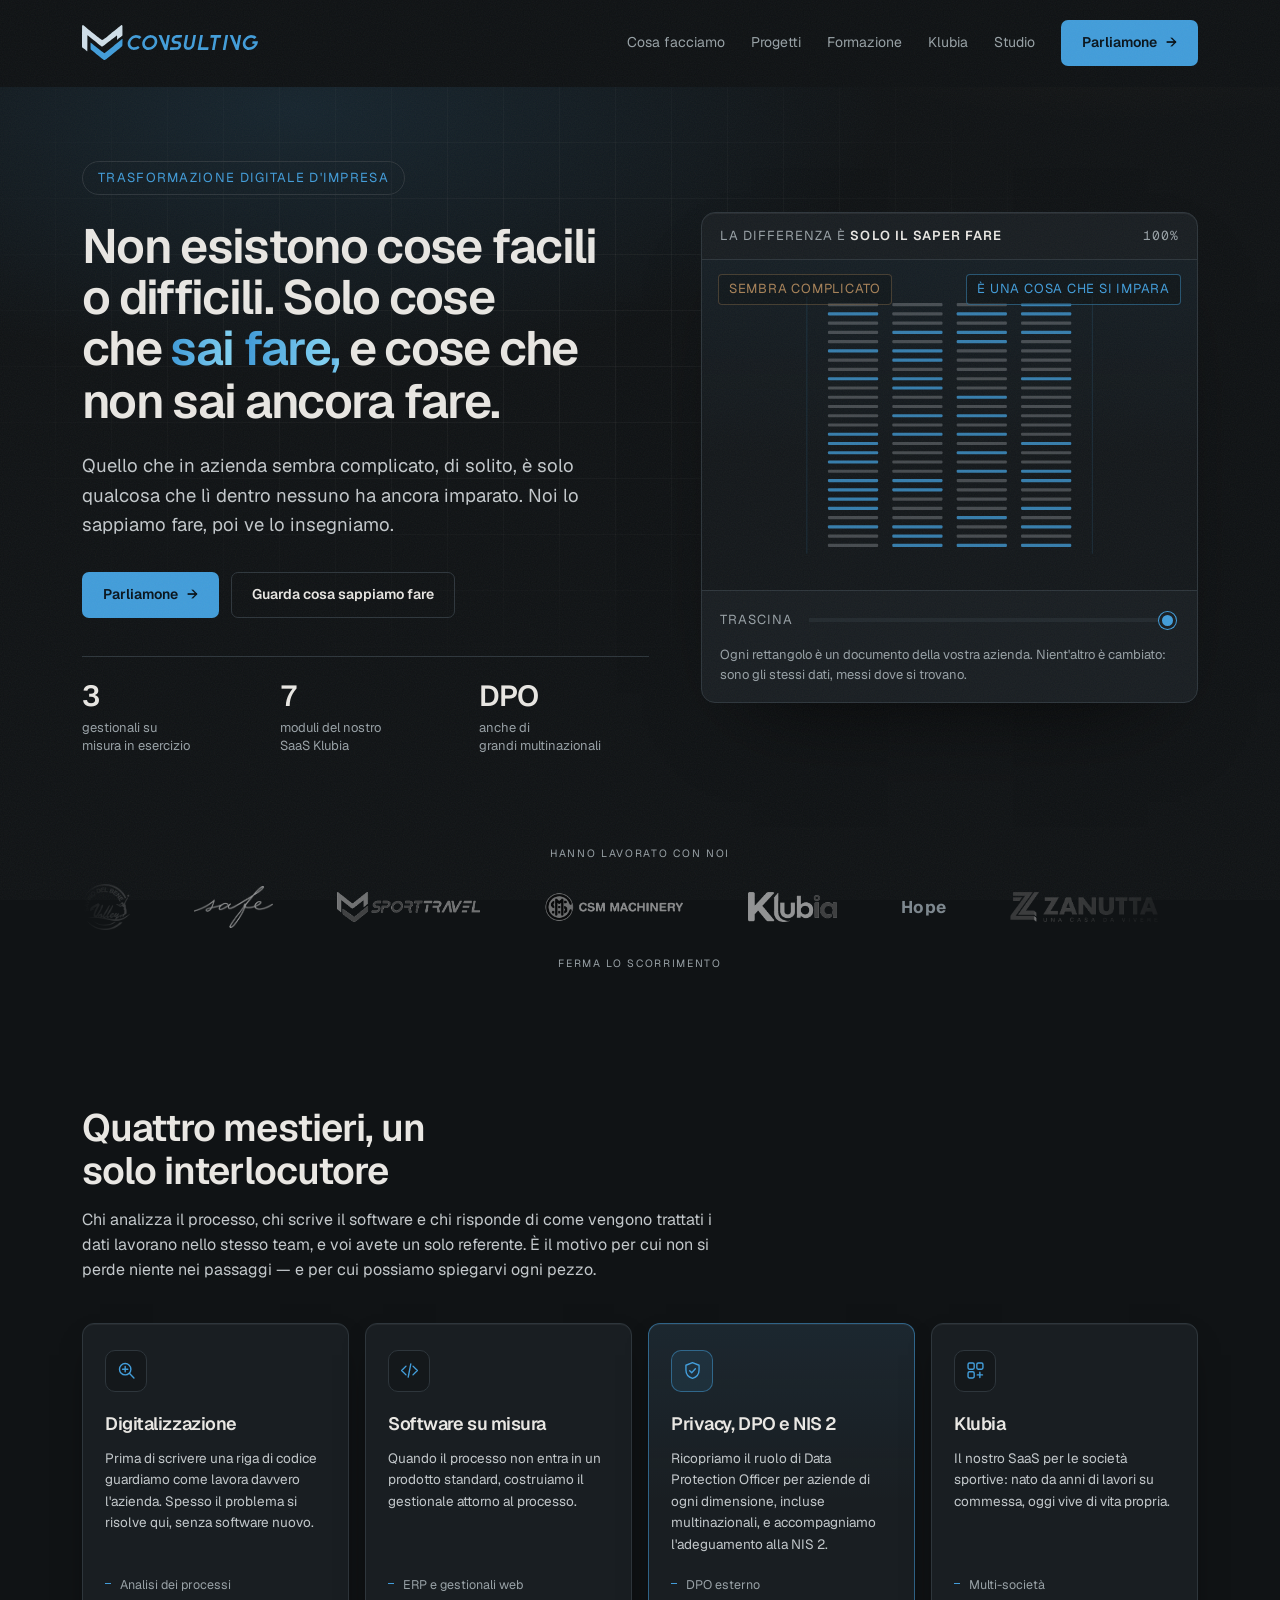
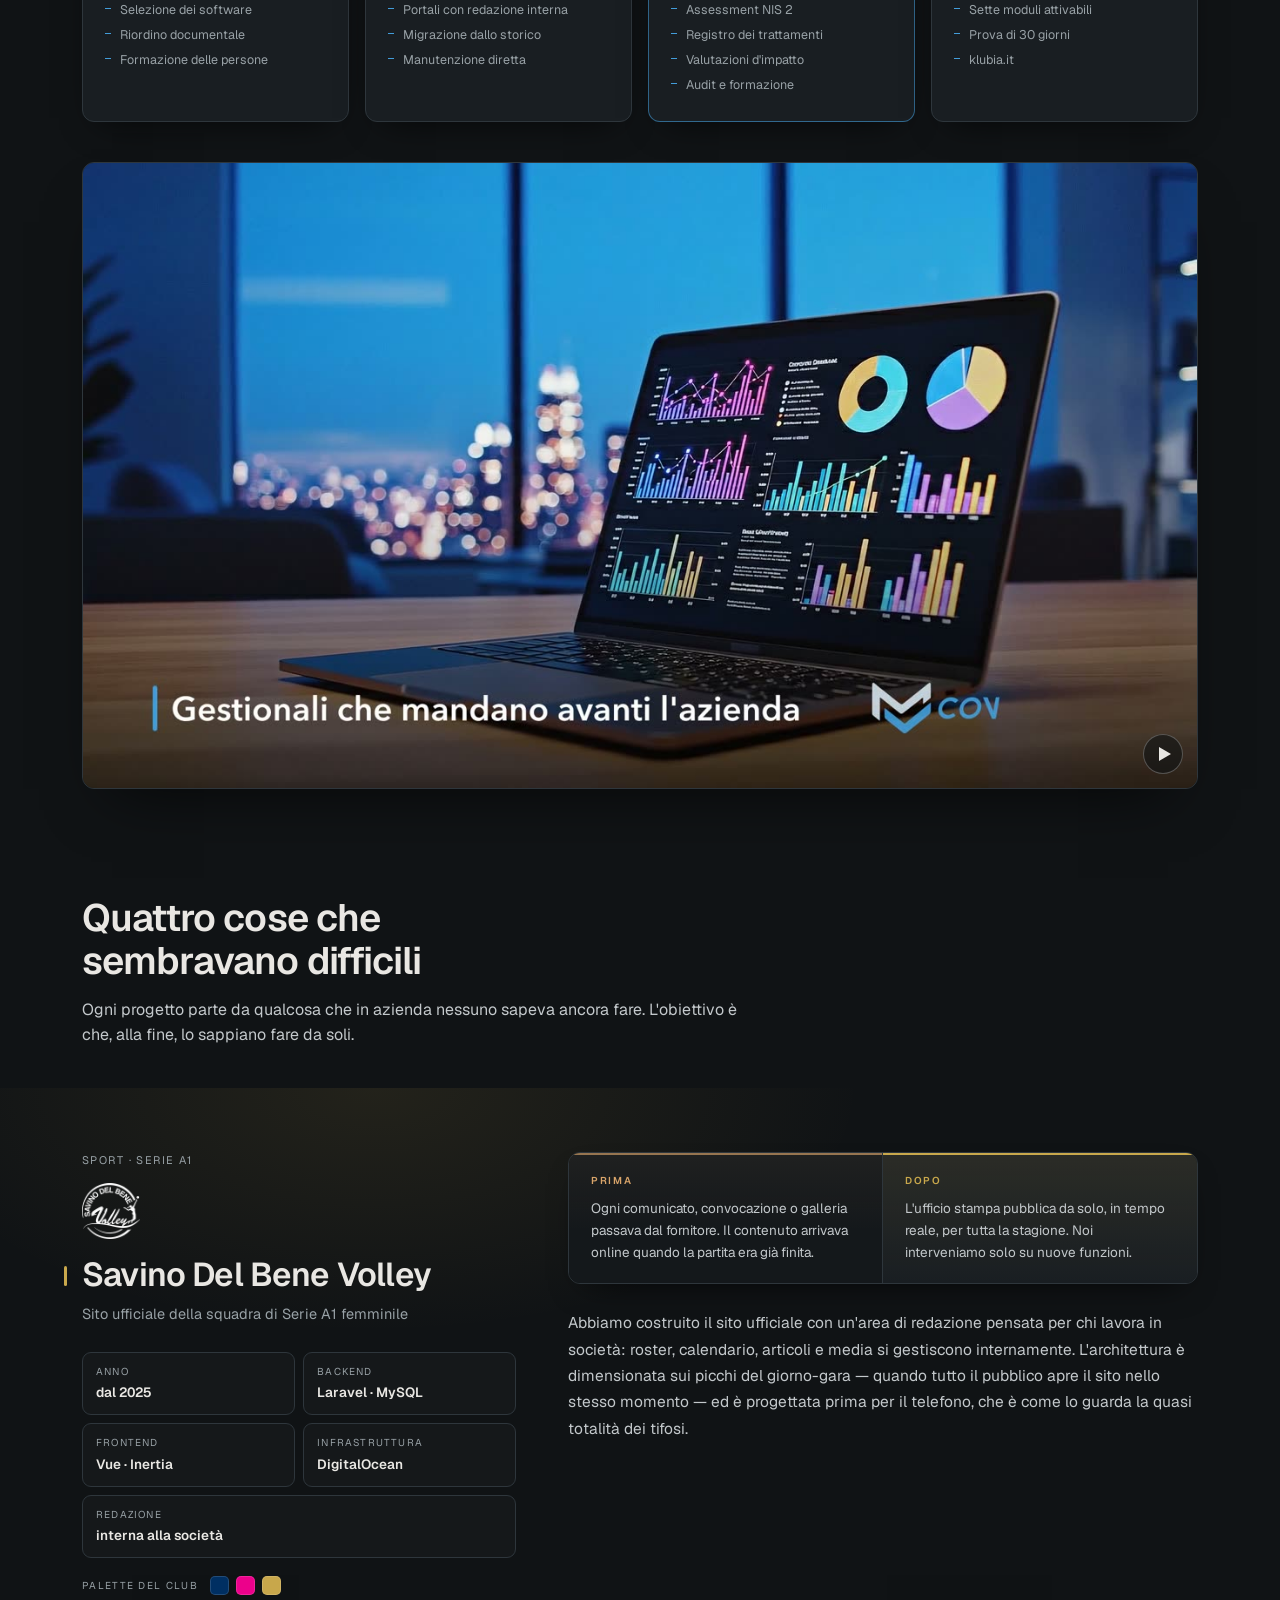
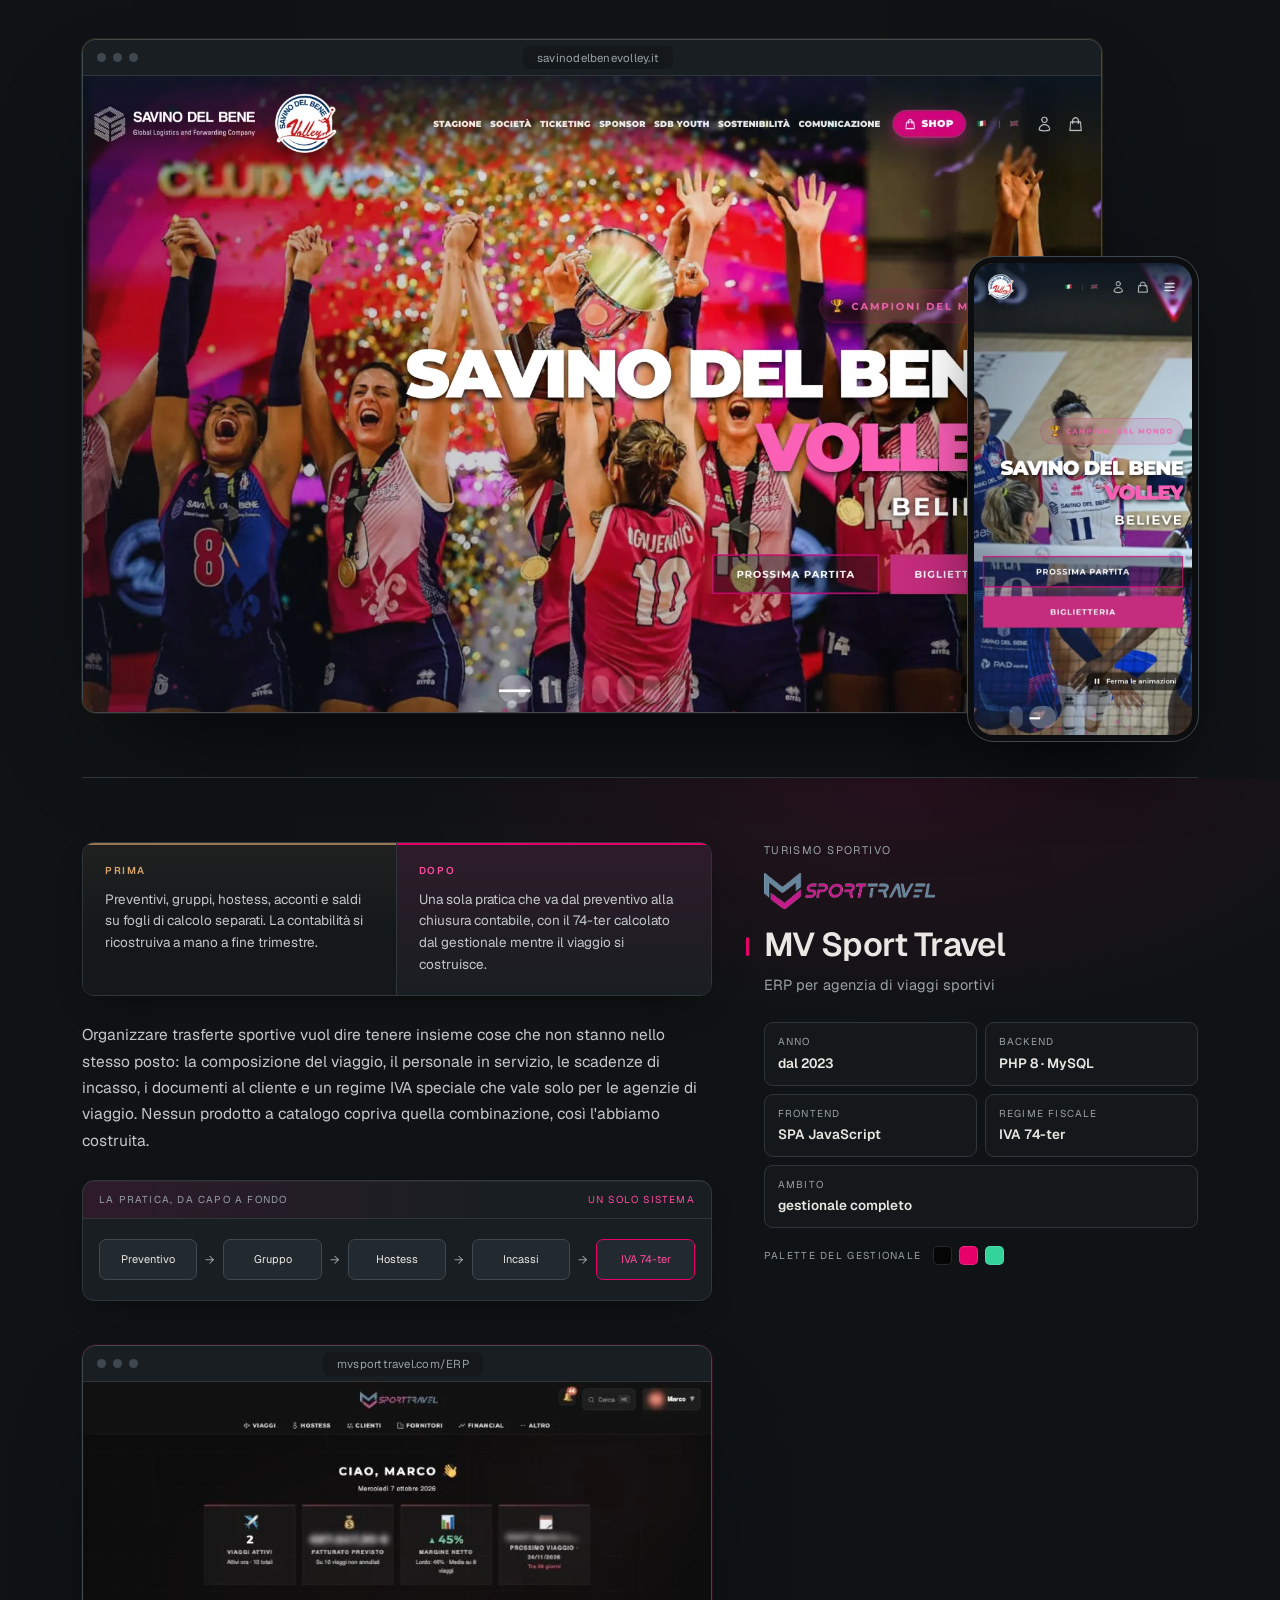
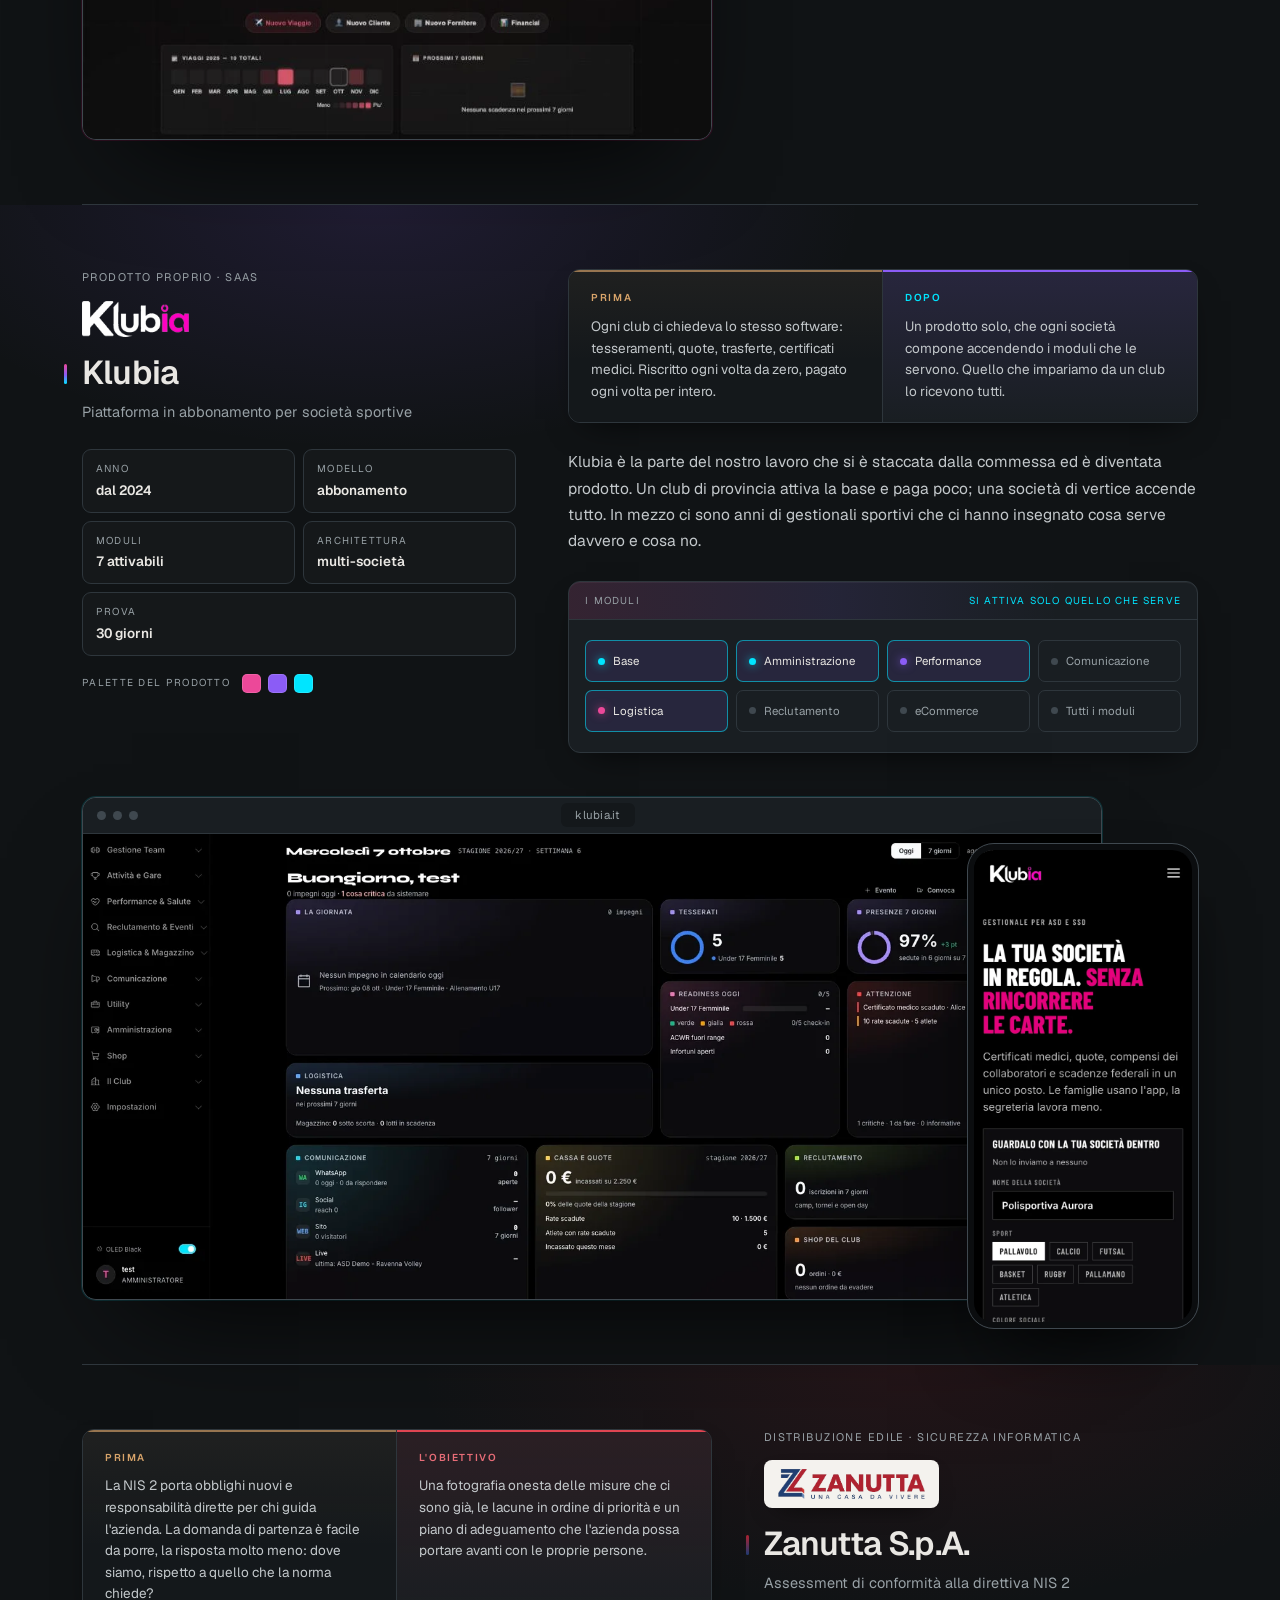
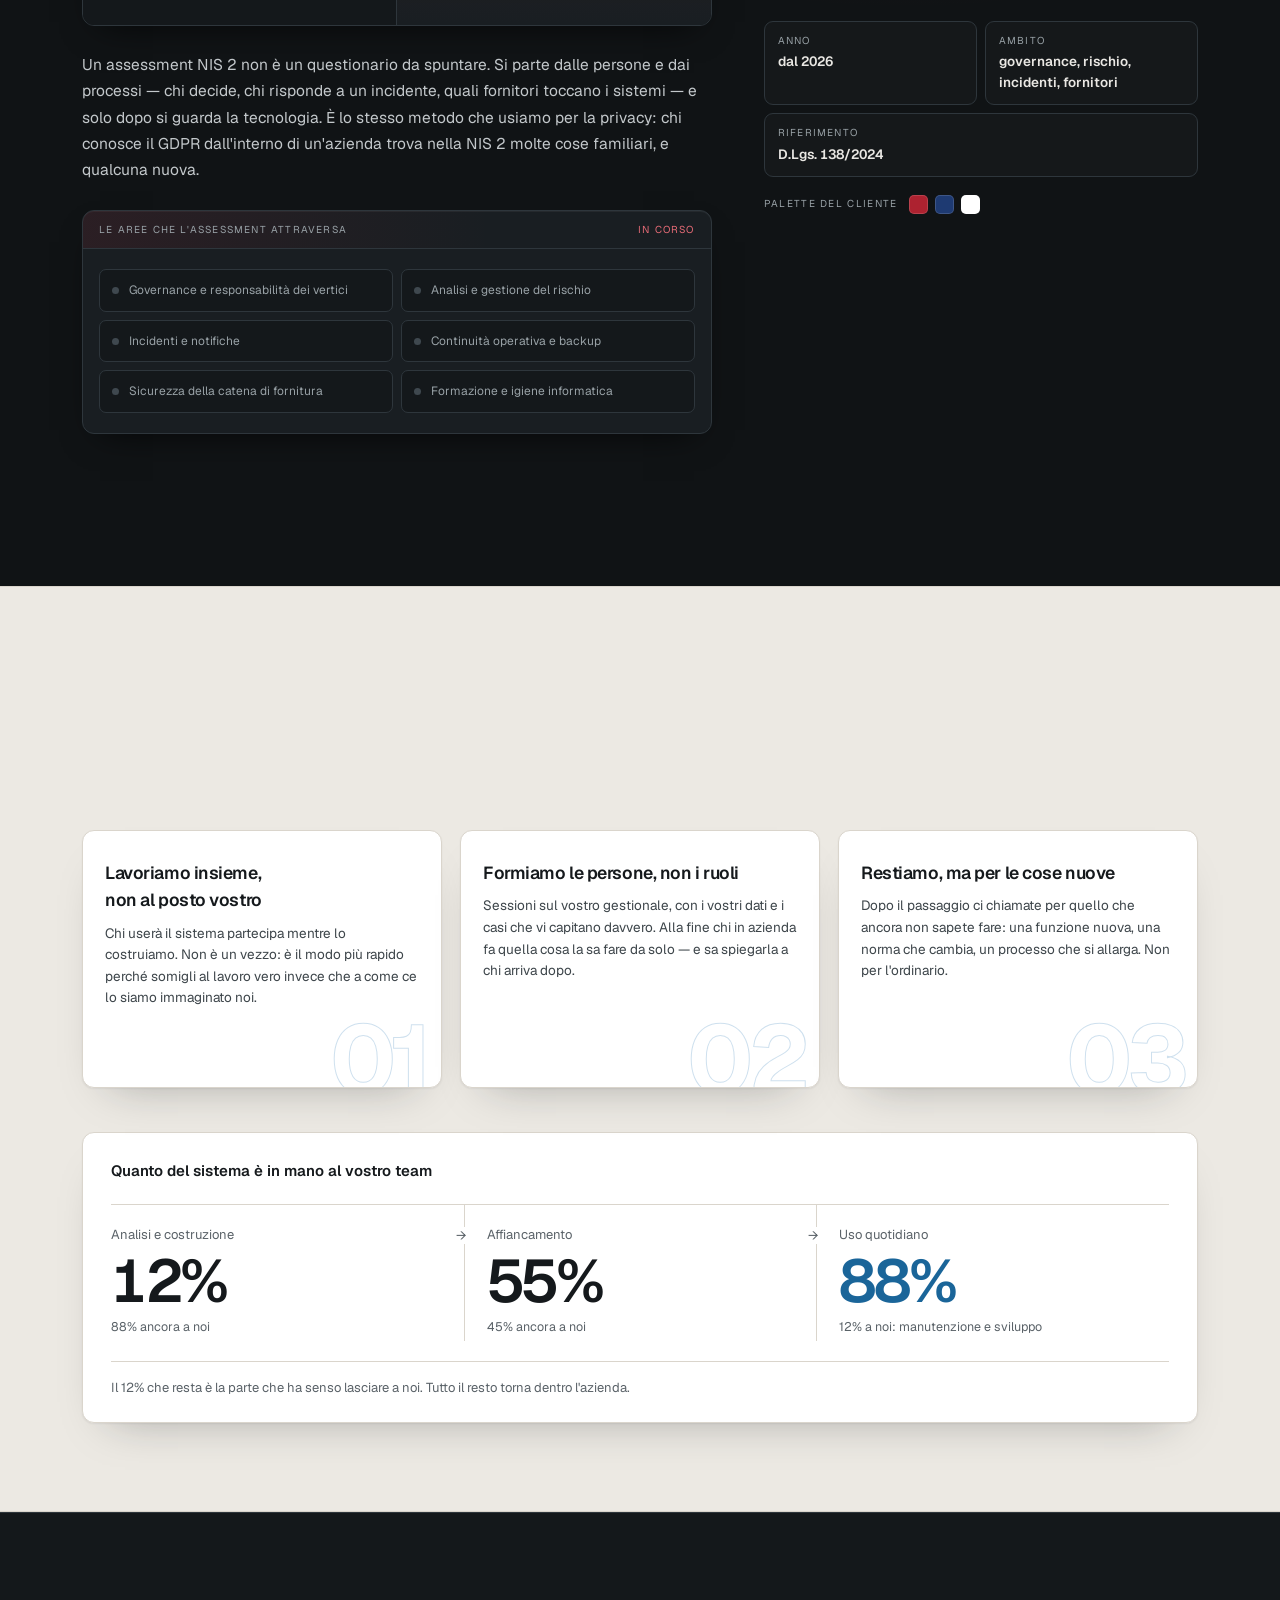
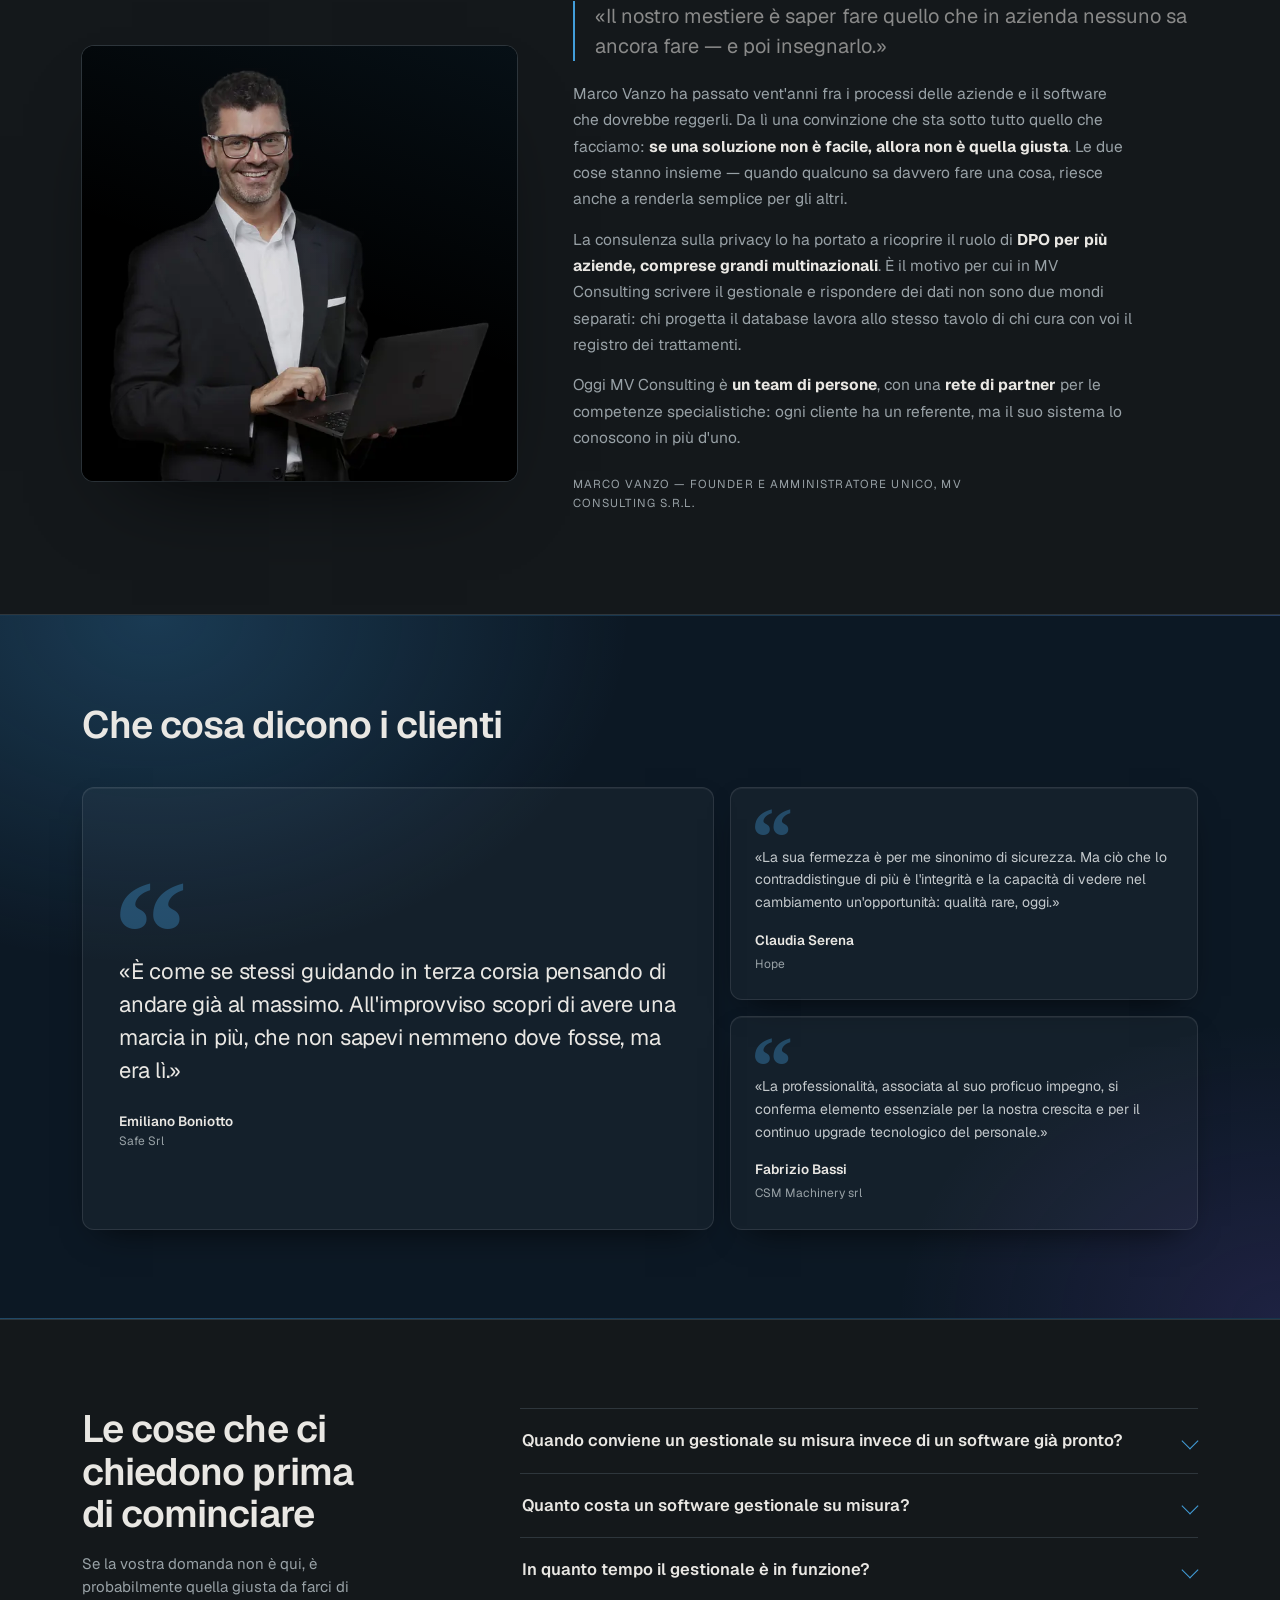
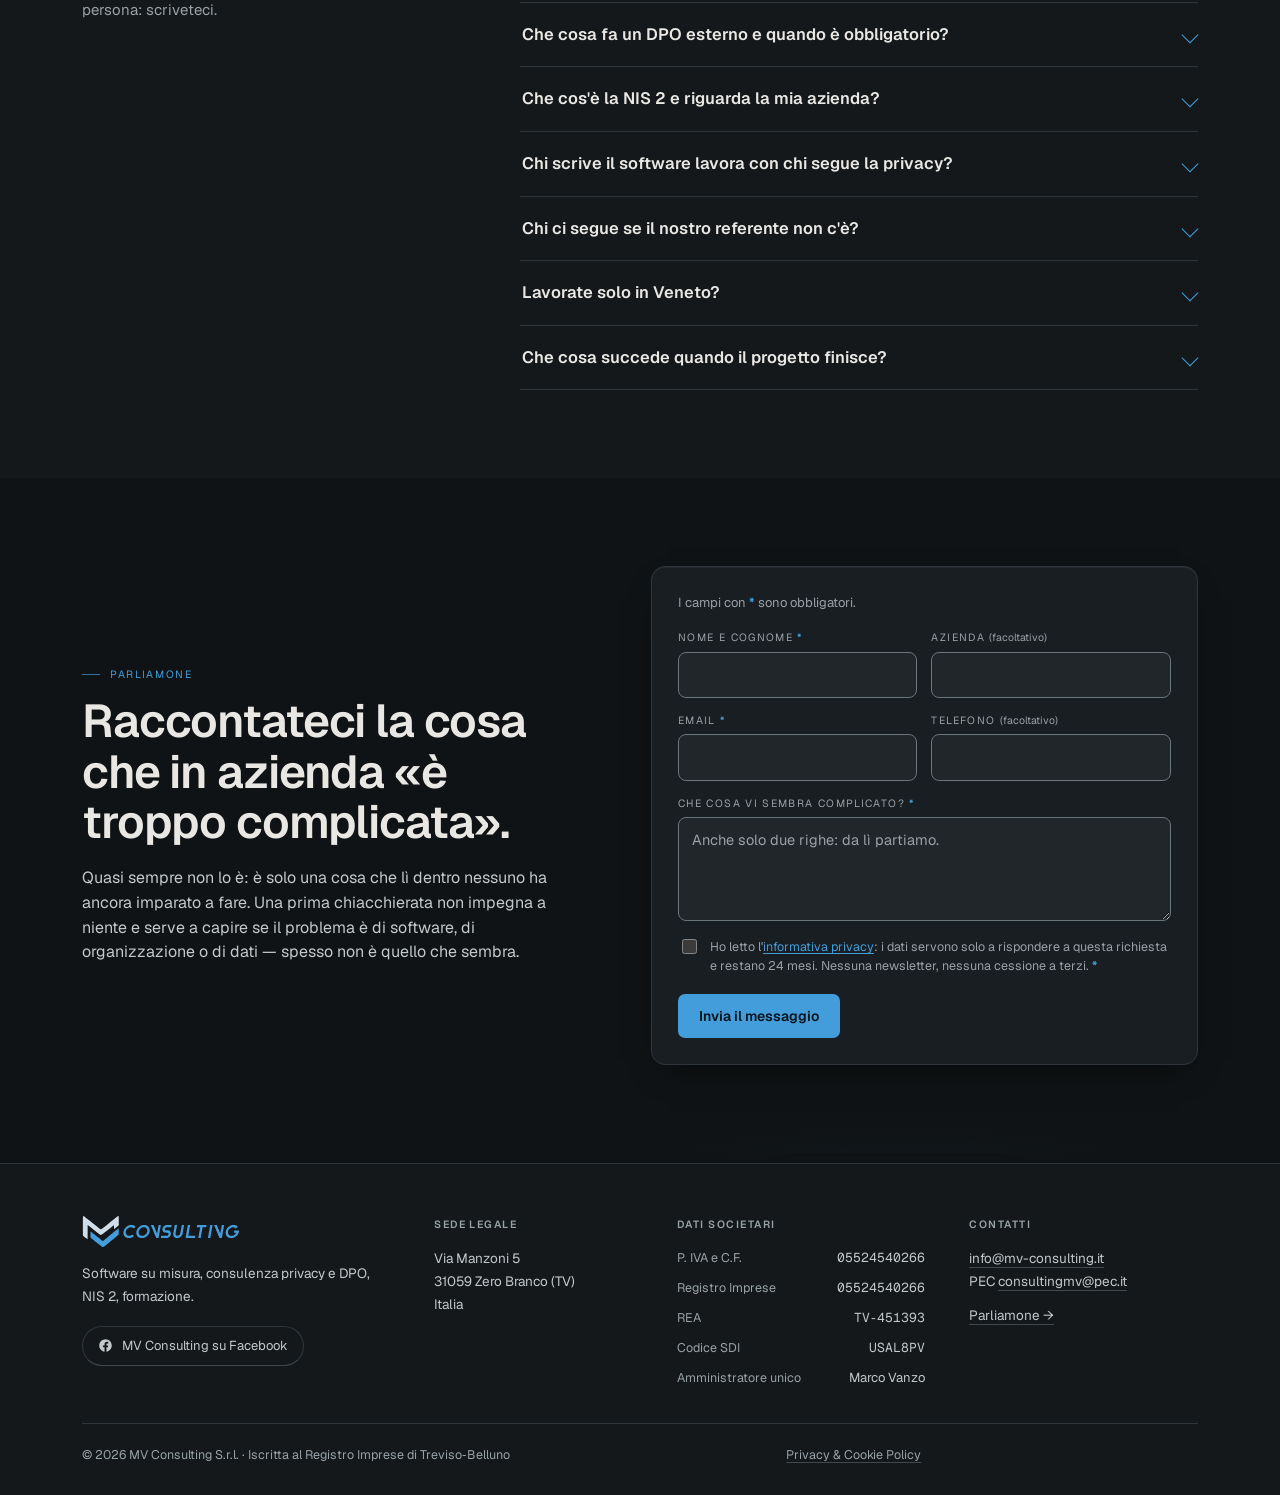
<file: index.html>
<!doctype html>
<html lang="it">
<head>
<meta charset="utf-8">
<meta name="viewport" content="width=device-width, initial-scale=1">
<!-- Consenso cookie: deve restare il primo script della pagina, blocca gli altri finché non c'è il consenso -->
<script id="Cookiebot" src="https://consent.cookiebot.com/uc.js" data-cbid="abf0bc57-ae54-458d-bb39-ae97f9323b72" data-blockingmode="auto" type="text/javascript"></script>
<!-- Rete di sicurezza per le animazioni: la classe "js" abilita lo stato nascosto
     di .rv, che main.js poi rivela. Se tre secondi dopo che la pagina è davvero
     sotto gli occhi non è stato rivelato niente — script bloccato, errore, o un
     IntersectionObserver che non è mai scattato — la classe se ne va e il
     contenuto compare comunque. La pagina non deve mai restare vuota.
     data-cookieconsent="ignore": non tocca cookie, non va bloccato. -->
<script data-cookieconsent="ignore">
  (function(){
    var d = document.documentElement;
    d.className += " js";
    function controlla(){
      if(document.visibilityState !== "visible") return;
      document.removeEventListener("visibilitychange", controlla);
      setTimeout(function(){
        if(!document.querySelector(".rv.in")) d.className = d.className.replace(/\bjs\b/, "");
      }, 3000);
    }
    document.addEventListener("visibilitychange", controlla);
    controlla();
  })();
</script>
<!-- Google Analytics 4: statistiche. Marcato come Meta e LinkedIn, non affidato al solo auto-blocking (perché, nel README). -->
<script type="text/plain" data-cookieconsent="statistics" async src="https://www.googletagmanager.com/gtag/js?id=G-XJX17YKC6D"></script>
<script type="text/plain" data-cookieconsent="statistics">
  window.dataLayer = window.dataLayer || [];
  function gtag(){dataLayer.push(arguments);}
  gtag('js', new Date());
  gtag('config', 'G-XJX17YKC6D');
</script>
<!-- Pixel di Meta: marketing, parte solo con il consenso -->
<script type="text/plain" data-cookieconsent="marketing">
!function(f,b,e,v,n,t,s)
{if(f.fbq)return;n=f.fbq=function(){n.callMethod?
n.callMethod.apply(n,arguments):n.queue.push(arguments)};
if(!f._fbq)f._fbq=n;n.push=n;n.loaded=!0;n.version='2.0';
n.queue=[];t=b.createElement(e);t.async=!0;
t.src=v;s=b.getElementsByTagName(e)[0];
s.parentNode.insertBefore(t,s)}(window,document,'script',
'https://connect.facebook.net/en_US/fbevents.js');
fbq('init', '2091002778460176');
fbq('track', 'PageView');
</script>
<!-- Insight Tag di LinkedIn: marketing, parte solo con il consenso -->
<script type="text/plain" data-cookieconsent="marketing">
_linkedin_partner_id = "9453514";
window._linkedin_data_partner_ids = window._linkedin_data_partner_ids || [];
window._linkedin_data_partner_ids.push(_linkedin_partner_id);
(function(l) {
if (!l){window.lintrk = function(a,b){window.lintrk.q.push([a,b])};
window.lintrk.q=[]}
var s = document.getElementsByTagName("script")[0];
var b = document.createElement("script");
b.type = "text/javascript";b.async = true;
b.src = "https://snap.licdn.com/li.lms-analytics/insight.min.js";
s.parentNode.insertBefore(b, s);})(window.lintrk);
</script>
<title>MV Consulting - software su misura, DPO, privacy e NIS 2</title>
<meta name="description" content="Software su misura, privacy e DPO, assessment NIS 2, formazione. Costruiamo i gestionali che mandano avanti l'azienda e insegniamo a usarli.">
<link rel="canonical" href="https://www.mv-consulting.it/">
<meta name="author" content="MV Consulting S.r.l.">
<meta name="robots" content="index, follow, max-image-preview:large, max-snippet:-1">
<meta name="geo.region" content="IT-TV">
<meta name="geo.placename" content="Zero Branco, Treviso">

<!-- condivisione sui social: Facebook, Instagram, LinkedIn, WhatsApp -->
<meta property="og:type" content="website">
<meta property="og:site_name" content="MV Consulting">
<meta property="og:locale" content="it_IT">
<meta property="og:title" content="Software gestionale su misura, DPO, privacy e NIS 2 — MV Consulting">
<meta property="og:description" content="Costruiamo i gestionali che mandano avanti l'azienda, rispondiamo dei dati come DPO, accompagniamo l'adeguamento alla NIS 2 e poi insegniamo a usarli. Zero Branco (Treviso).">
<meta property="og:url" content="https://www.mv-consulting.it/">
<meta property="og:image" content="https://www.mv-consulting.it/assets/img/og.jpg">
<meta property="og:image:secure_url" content="https://www.mv-consulting.it/assets/img/og.jpg">
<meta property="og:image:type" content="image/jpeg">
<meta property="og:image:width" content="1200">
<meta property="og:image:height" content="630">
<meta property="og:image:alt" content="MV Consulting — «Non esistono cose facili o difficili. Solo cose che sai fare.»">
<meta name="twitter:card" content="summary_large_image">
<meta name="twitter:title" content="Software gestionale su misura, DPO, privacy e NIS 2 — MV Consulting">
<meta name="twitter:description" content="Costruiamo i gestionali che mandano avanti l'azienda, rispondiamo dei dati come DPO, accompagniamo l'adeguamento alla NIS 2 e poi insegniamo a usarli.">
<meta name="twitter:image" content="https://www.mv-consulting.it/assets/img/og.jpg">
<meta name="twitter:image:alt" content="MV Consulting — «Non esistono cose facili o difficili. Solo cose che sai fare.»">

<meta name="theme-color" content="#101A22">
<meta name="color-scheme" content="dark">
<meta name="format-detection" content="telephone=no">
<link rel="icon" href="/favicon.svg" type="image/svg+xml">
<link rel="alternate icon" href="/favicon.ico" sizes="32x32">
<link rel="apple-touch-icon" href="/apple-touch-icon.png">
<link rel="preload" as="image" href="/assets/img/logo-negativo.svg" fetchpriority="high">
<link rel="preload" as="font" type="font/woff2" href="/assets/fonts/geist.woff2" crossorigin>
<link rel="stylesheet" href="/assets/css/style.css">
<script type="application/ld+json">
{
  "@context": "https://schema.org",
  "@graph": [
    {
      "@type": ["ProfessionalService", "Organization"],
      "@id": "https://www.mv-consulting.it/#azienda",
      "name": "MV Consulting S.r.l.",
      "legalName": "MV CONSULTING S.R.L.",
      "alternateName": "MV Consulting",
      "foundingDate": "2025-01-07",
      "sameAs": ["https://www.facebook.com/mvconsultingtv"],
      "url": "https://www.mv-consulting.it/",
      "logo": {
        "@type": "ImageObject",
        "url": "https://www.mv-consulting.it/assets/img/logo.svg"
      },
      "image": "https://www.mv-consulting.it/assets/img/og.jpg",
      "email": "info@mv-consulting.it",
      "vatID": "IT05524540266",
      "taxID": "05524540266",
      "slogan": "Non esistono cose facili o difficili. Solo cose che sai fare.",
      "description": "Gestionali ed ERP su misura, DPO esterno e consulenza GDPR, assessment NIS 2, formazione delle persone che useranno il software.",
      "priceRange": "€€",
      "address": {
        "@type": "PostalAddress",
        "streetAddress": "Via Manzoni 5",
        "addressLocality": "Zero Branco",
        "addressRegion": "TV",
        "postalCode": "31059",
        "addressCountry": "IT"
      },
      "founder": { "@id": "https://www.mv-consulting.it/#marco-vanzo" },
      "areaServed": [
        { "@type": "Country", "name": "Italia" },
        { "@type": "AdministrativeArea", "name": "Veneto" }
      ],
      "knowsAbout": [
        "software gestionale su misura",
        "ERP",
        "GDPR",
        "Data Protection Officer",
        "NIS 2",
        "digitalizzazione d'impresa",
        "formazione informatica"
      ],
      "knowsLanguage": ["it", "en"],
      "hasOfferCatalog": {
        "@type": "OfferCatalog",
        "name": "Servizi MV Consulting",
        "itemListElement": [
          {
            "@type": "Offer",
            "itemOffered": {
              "@type": "Service",
              "name": "Digitalizzazione e analisi dei processi",
              "description": "Analisi di come lavora davvero l'azienda, selezione dei software, riordino documentale, formazione delle persone.",
              "serviceType": "Consulenza per la digitalizzazione d'impresa"
            }
          },
          {
            "@type": "Offer",
            "itemOffered": {
              "@type": "Service",
              "name": "Software gestionale su misura",
              "description": "ERP e gestionali web costruiti attorno al processo aziendale, portali con redazione interna, migrazione dallo storico, manutenzione diretta.",
              "serviceType": "Sviluppo software su misura"
            }
          },
          {
            "@type": "Offer",
            "itemOffered": {
              "@type": "Service",
              "name": "DPO esterno e consulenza privacy",
              "description": "Ruolo di Data Protection Officer, registro dei trattamenti, valutazioni d'impatto, audit e formazione GDPR.",
              "serviceType": "Consulenza GDPR e protezione dei dati"
            }
          },
          {
            "@type": "Offer",
            "itemOffered": {
              "@type": "Service",
              "name": "Assessment NIS 2",
              "description": "Verifica della posizione dell'azienda rispetto alla direttiva NIS 2 (D.Lgs. 138/2024): perimetro, lacune per priorità, piano di adeguamento.",
              "serviceType": "Consulenza sulla sicurezza informatica e conformità NIS 2"
            }
          },
          {
            "@type": "Offer",
            "itemOffered": {
              "@type": "Service",
              "name": "Formazione sul gestionale",
              "description": "Sessioni sul vostro gestionale, con i vostri dati e i casi reali, perché il sistema resti in mano al vostro team.",
              "serviceType": "Formazione informatica aziendale"
            }
          }
        ]
      }
    },
    {
      "@type": "Person",
      "@id": "https://www.mv-consulting.it/#marco-vanzo",
      "name": "Marco Vanzo",
      "jobTitle": "Founder e Data Protection Officer",
      "worksFor": { "@id": "https://www.mv-consulting.it/#azienda" },
      "image": "https://www.mv-consulting.it/assets/img/marco@2x.jpg",
      "knowsAbout": ["GDPR", "Data Protection Officer", "NIS 2", "ERP", "digitalizzazione d'impresa"]
    },
    {
      "@type": "WebSite",
      "@id": "https://www.mv-consulting.it/#sito",
      "url": "https://www.mv-consulting.it/",
      "name": "MV Consulting",
      "inLanguage": "it-IT",
      "publisher": { "@id": "https://www.mv-consulting.it/#azienda" }
    },
    {
      "@type": "WebPage",
      "@id": "https://www.mv-consulting.it/#home",
      "url": "https://www.mv-consulting.it/",
      "name": "Software gestionale su misura, DPO, privacy e NIS 2 — MV Consulting, Treviso",
      "description": "Gestionali ed ERP costruiti sul vostro processo, DPO esterno e consulenza GDPR, assessment NIS 2, formazione delle persone che useranno il software.",
      "isPartOf": { "@id": "https://www.mv-consulting.it/#sito" },
      "about": { "@id": "https://www.mv-consulting.it/#azienda" },
      "primaryImageOfPage": "https://www.mv-consulting.it/assets/img/og.jpg",
      "inLanguage": "it-IT"
    },
    {
      "@type": "FAQPage",
      "@id": "https://www.mv-consulting.it/#domande",
      "isPartOf": { "@id": "https://www.mv-consulting.it/#home" },
      "mainEntity": [
        {
          "@type": "Question",
          "name": "Quando conviene un gestionale su misura invece di un software già pronto?",
          "acceptedAnswer": {
            "@type": "Answer",
            "text": "Quasi mai all'inizio. Il primo passo è guardare il processo: molte volte il problema si risolve riorganizzando il lavoro o configurando meglio quello che avete già. Il software su misura conviene quando il vostro processo è una parte del valore dell'azienda e nessun prodotto a catalogo lo copre senza costringervi a lavorare male."
          }
        },
        {
          "@type": "Question",
          "name": "Quanto costa un software gestionale su misura?",
          "acceptedAnswer": {
            "@type": "Answer",
            "text": "Dipende da quanti processi entrano nel sistema, e lo si può sapere solo dopo l'analisi. Per questo il primo incontro serve a delimitare il perimetro: da lì esce un preventivo per fasi, con una prima parte utilizzabile in autonomia prima di impegnare il resto del budget."
          }
        },
        {
          "@type": "Question",
          "name": "In quanto tempo il gestionale è in funzione?",
          "acceptedAnswer": {
            "@type": "Answer",
            "text": "Lavoriamo per rilasci: la prima parte del sistema di solito è in uso entro poche settimane dall'avvio, e cresce mentre l'azienda la usa. Non consegniamo un progetto intero dopo un anno di silenzio: è il modo più sicuro per accorgersi troppo tardi che il software non somiglia al lavoro vero."
          }
        },
        {
          "@type": "Question",
          "name": "Che cosa fa un DPO esterno e quando è obbligatorio?",
          "acceptedAnswer": {
            "@type": "Answer",
            "text": "Il Data Protection Officer sorveglia il rispetto del GDPR, è il punto di contatto con il Garante e con gli interessati, e affianca l'azienda su registro dei trattamenti, valutazioni d'impatto e formazione. È obbligatorio per autorità ed enti pubblici e per le aziende la cui attività principale consiste nel monitoraggio regolare e sistematico di persone su larga scala, o nel trattamento su larga scala di categorie particolari di dati o di dati relativi a reati; molte aziende lo nominano comunque, perché avere un riferimento unico riduce i tempi quando succede qualcosa."
          }
        },
        {
          "@type": "Question",
          "name": "Che cos'è la NIS 2 e riguarda la mia azienda?",
          "acceptedAnswer": {
            "@type": "Answer",
            "text": "È la direttiva europea sulla sicurezza informatica, recepita in Italia con il D.Lgs. 138/2024. Riguarda soprattutto le aziende medie e grandi dei settori elencati dalla norma — alcuni soggetti a prescindere dalla dimensione — e, indirettamente, molti loro fornitori, a cui i clienti chiedono per contratto requisiti di sicurezza. Un assessment serve prima di tutto a capire se si rientra, poi a vedere dove l'organizzazione è scoperta: governance, gestione del rischio, incidenti, fornitori, formazione."
          }
        },
        {
          "@type": "Question",
          "name": "Chi scrive il software lavora con chi segue la privacy?",
          "acceptedAnswer": {
            "@type": "Answer",
            "text": "Sì, nello stesso team, ed è il motivo per cui non si perde niente nei passaggi. Chi progetta il database lavora fianco a fianco con chi cura con voi il registro dei trattamenti: la protezione dei dati entra nel sistema mentre lo si costruisce, invece di essere aggiunta dopo."
          }
        },
        {
          "@type": "Question",
          "name": "Chi ci segue se il nostro referente non c'è?",
          "acceptedAnswer": {
            "@type": "Answer",
            "text": "Il referente è uno, ma il lavoro no: su ogni progetto lavorano più persone del team, che conoscono il sistema e i vostri dati. Per le competenze specialistiche ci appoggiamo alla nostra rete di partner. Nessun pezzo della vostra azienda dipende da una persona sola."
          }
        },
        {
          "@type": "Question",
          "name": "Lavorate solo in Veneto?",
          "acceptedAnswer": {
            "@type": "Answer",
            "text": "Siamo a Zero Branco, in provincia di Treviso, e in zona ci incontriamo volentieri di persona. Il lavoro però si svolge in buona parte da remoto: seguiamo clienti in tutta Italia, incluse multinazionali per cui ricopriamo il ruolo di DPO."
          }
        },
        {
          "@type": "Question",
          "name": "Che cosa succede quando il progetto finisce?",
          "acceptedAnswer": {
            "@type": "Answer",
            "text": "Il sistema resta in mano al vostro team: formiamo le persone che lo usano, con i vostri dati e i vostri casi. Restiamo per le cose nuove — una funzione in più, una norma che cambia, un processo che si allarga — non per l'ordinario."
          }
        }
      ]
    }
  ]
}
</script>
</head>
<body>
<a class="skip" href="#top">Vai al contenuto</a>
<div class="prog" id="prog"></div>

<header class="nav" id="nav">
  <div class="w nav-in">
    <a href="#top" class="brand" aria-label="MV Consulting — torna all'inizio"></a>
    <nav class="nav-links desktop" aria-label="Navigazione principale">
      <a href="#aree">Cosa facciamo</a>
      <a href="#progetti">Progetti</a>
      <a href="#insegniamo">Formazione</a>
      <a href="#klubia">Klubia</a>
      <a href="#studio">Studio</a>
      <a class="btn" href="#contatti" data-cta="nav">Parliamone <span class="arw">→</span></a>
    </nav>
    <button class="burger" id="burger" type="button" aria-label="Apri il menu" aria-expanded="false" aria-controls="menu">
      <span></span><span></span><span></span>
    </button>
  </div>
</header>

<!-- menu del telefono: sotto i 900px le voci della barra non ci stanno -->
<div class="menu" id="menu" hidden>
  <nav class="menu-in" aria-label="Navigazione del sito">
    <a href="#aree">Cosa facciamo</a>
    <a href="#progetti">Progetti</a>
    <a href="#insegniamo">Formazione</a>
    <a href="#klubia">Klubia</a>
    <a href="#studio">Studio</a>
    <a href="#domande">Domande frequenti</a>
    <a class="btn" href="#contatti" data-cta="menu">Parliamone <span class="arw">→</span></a>
    <a class="menu-mail" href="mailto:info@mv-consulting.it">info@mv-consulting.it</a>
  </nav>
</div>

<main id="top">

  <!-- ============ HERO ============ -->
  <section class="hero">
    <!-- griglia e luce che segue il puntatore: solo decorazione -->
    <div class="hero-bg" aria-hidden="true"></div>
    <div class="w hero-grid">
      <div>
        <span class="eyebrow rv">Trasformazione digitale d'impresa</span>
        <h1 class="rv">Non esistono cose facili o difficili. Solo cose che <span class="nw"><span class="grad">sai fare</span>,</span> e cose che non sai ancora fare.</h1>
        <p class="lede rv">Quello che in azienda sembra complicato, di solito, è solo qualcosa che lì dentro nessuno ha ancora imparato. Noi lo sappiamo fare, poi ve lo insegniamo.</p>
        <div class="hero-cta rv">
          <a class="btn" href="#contatti" data-cta="hero">Parliamone <span class="arw">→</span></a>
          <a class="btn ghost" href="#progetti" data-cta="hero-progetti">Guarda cosa sappiamo fare</a>
        </div>
      </div>

      <div class="demo rv" id="demo">
        <div class="demo-head"><span>La differenza è <b>solo il saper fare</b></span><span class="mono" id="demoPct">0%</span></div>
        <div class="demo-stage">
          <canvas id="cv" aria-label="Documenti sparsi che si riorganizzano in dati strutturati"></canvas>
          <div class="demo-tags">
            <span class="demo-tag a" id="tagA">sembra complicato</span>
            <span class="demo-tag b" id="tagB">è una cosa che si impara</span>
          </div>
        </div>
        <div class="demo-foot">
          <div class="scrub">
            <label for="sc">Trascina</label>
            <input id="sc" type="range" min="0" max="1000" value="0" aria-label="Avanzamento della trasformazione">
          </div>
          <p class="demo-note">Ogni rettangolo è un documento della vostra azienda. Nient'altro è cambiato: sono gli stessi dati, messi dove si trovano.</p>
        </div>
      </div>

      <!-- fuori dalla colonna del testo: su telefono vengono dopo la demo,
           su schermo tornano sotto il testo grazie alle aree della griglia -->
      <div class="stats rv">
        <div class="stat"><b data-count="3">0</b><span>gestionali su misura in esercizio</span></div>
        <div class="stat"><b data-count="7">0</b><span>moduli del nostro SaaS Klubia</span></div>
        <div class="stat"><b data-text="DPO">—</b><span>anche di grandi multinazionali</span></div>
      </div>
    </div>
  </section>

  <!-- ============ CLIENTI ============
       Una riga sola: main.js la duplica e la fa scorrere; senza script, o con
       il movimento ridotto, resta ferma e va a capo. -->
  <section class="clients" aria-labelledby="clienti-tit">
    <div class="w"><p class="clients-lab" id="clienti-tit">Hanno lavorato con noi</p></div>
    <div class="marquee">
      <ul class="marquee-set">
        <li><img class="sq" src="/assets/img/logo-savino-del-bene-volley.png" width="248" height="240" alt="Savino Del Bene Volley" loading="lazy" decoding="async"></li>
        <li><img class="md" src="/assets/img/logo-safe.png" width="351" height="185" alt="Safe" loading="lazy" decoding="async"></li>
        <li><img src="/assets/img/logo-mv-sport-travel.png" width="951" height="200" alt="MV Sport Travel" loading="lazy" decoding="async"></li>
        <li><img class="inv" src="/assets/img/logo-csm-machinery.png" width="467" height="100" alt="CSM Machinery" loading="lazy" decoding="async"></li>
        <li><img src="/assets/img/logo-klubia.png" width="593" height="200" alt="Klubia" loading="lazy" decoding="async"></li>
        <li><span class="wm">Hope</span></li>
        <li><img src="/assets/img/logo-zanutta.png" width="423" height="86" alt="Zanutta" loading="lazy" decoding="async"></li>
      </ul>
    </div>
  </section>

  <!-- ============ AREE ============ -->
  <section id="aree">
    <div class="w">
      <div class="sec-head stack rv">
        <div>
          <h2>Quattro mestieri, un solo interlocutore</h2>
        </div>
        <p>Chi analizza il processo, chi scrive il software e chi risponde di come vengono trattati i dati lavorano nello stesso team, e voi avete un solo referente. È il motivo per cui non si perde niente nei passaggi — e per cui possiamo spiegarvi ogni pezzo.</p>
      </div>
      <div class="areas">
        <article class="area rv">
          <span class="ic" aria-hidden="true"><svg viewBox="0 0 24 24"><circle cx="10.5" cy="10.5" r="6.5"/><path d="m15.5 15.5 5 5M7.5 10.5h6M10.5 7.5v6"/></svg></span>
          <h3>Digitalizzazione</h3>
          <p>Prima di scrivere una riga di codice guardiamo come lavora davvero l'azienda. Spesso il problema si risolve qui, senza software nuovo.</p>
          <ul><li>Analisi dei processi</li><li>Selezione dei software</li><li>Riordino documentale</li><li>Formazione delle persone</li></ul>
        </article>
        <article class="area rv">
          <span class="ic" aria-hidden="true"><svg viewBox="0 0 24 24"><path d="m8 7-5 5 5 5M16 7l5 5-5 5M13.5 4.5l-3 15"/></svg></span>
          <h3>Software su misura</h3>
          <p>Quando il processo non entra in un prodotto standard, costruiamo il gestionale attorno al processo.</p>
          <ul><li>ERP e gestionali web</li><li>Portali con redazione interna</li><li>Migrazione dallo storico</li><li>Manutenzione diretta</li></ul>
        </article>
        <article class="area rv hi">
          <span class="ic" aria-hidden="true"><svg viewBox="0 0 24 24"><path d="M12 3 4.5 6v5.5c0 4.6 3.1 8.2 7.5 9.5 4.4-1.3 7.5-4.9 7.5-9.5V6L12 3Z"/><path d="m8.8 12.2 2.3 2.3 4.2-4.6"/></svg></span>
          <h3>Privacy, DPO e NIS 2</h3>
          <p>Ricopriamo il ruolo di Data Protection Officer per aziende di ogni dimensione, incluse multinazionali, e accompagniamo l'adeguamento alla NIS 2.</p>
          <ul><li>DPO esterno</li><li>Assessment NIS 2</li><li>Registro dei trattamenti</li><li>Valutazioni d'impatto</li><li>Audit e formazione</li></ul>
        </article>
        <article class="area rv">
          <span class="ic" aria-hidden="true"><svg viewBox="0 0 24 24"><rect x="3.5" y="3.5" width="7" height="7" rx="1.6"/><rect x="13.5" y="3.5" width="7" height="7" rx="1.6"/><rect x="3.5" y="13.5" width="7" height="7" rx="1.6"/><path d="M17 14v6M14 17h6"/></svg></span>
          <h3>Klubia</h3>
          <p>Il nostro SaaS per le società sportive: nato da anni di lavori su commessa, oggi vive di vita propria.</p>
          <ul><li>Multi-società</li><li>Sette moduli attivabili</li><li>Prova di 30 giorni</li><li>klubia.it</li></ul>
        </article>
      </div>
      <figure class="film rv">
        <video muted loop playsinline preload="none" poster="assets/video/mvc-poster.jpg" width="1280" height="720" aria-label="Video di 36 secondi: software su misura, gestionali che mandano avanti l'azienda, privacy, DPO e NIS 2. Li costruiamo e insegniamo a usarli.">
          <source src="assets/video/mvc.mp4" type="video/mp4">
        </video>
        <button type="button" class="film-btn" aria-label="Avvia il video"><span aria-hidden="true"></span></button>
      </figure>
    </div>
  </section>

  <!-- ============ PROGETTI ============ -->
  <section id="progetti" style="padding-top:20px">
    <div class="w">
      <div class="sec-head stack rv">
        <div>
          <h2>Quattro cose che sembravano difficili</h2>
        </div>
        <p>Ogni progetto parte da qualcosa che in azienda nessuno sapeva ancora fare. L'obiettivo è che, alla fine, lo sappiano fare da soli.</p>
      </div>

      <!-- 01 -->
      <article class="case" style="--p:#C9A84C; --p2:#ED028C; --p3:#003063; --tint:rgba(201,168,76,.10)">
        <div class="case-top">
          <div class="rv">
            <div class="case-id"><span class="kind">Sport · Serie A1</span></div>
            <img class="case-logo stemma" src="/assets/img/logo-savino-del-bene-volley.png" width="248" height="240" alt="" loading="lazy" decoding="async">
            <h3>Savino Del Bene Volley</h3>
            <p class="role">Sito ufficiale della squadra di Serie A1 femminile</p>
            <div class="spec">
              <div><span>Anno</span><b>dal 2025</b></div>
              <div><span>Backend</span><b>Laravel · MySQL</b></div>
              <div><span>Frontend</span><b>Vue · Inertia</b></div>
              <div><span>Infrastruttura</span><b>DigitalOcean</b></div>
              <div><span>Redazione</span><b>interna alla società</b></div>
            </div>
            <div class="pal">
              <span class="lab">Palette del club</span>
              <span class="sw"><i style="background:#003063"></i><i style="background:#ED028C"></i><i style="background:#C9A84C"></i></span>
            </div>
          </div>
          <div class="case-body rv">
            <div class="ba">
              <div class="before"><h4>Prima</h4><p>Ogni comunicato, convocazione o galleria passava dal fornitore. Il contenuto arrivava online quando la partita era già finita.</p></div>
              <div class="after"><h4>Dopo</h4><p>L'ufficio stampa pubblica da solo, in tempo reale, per tutta la stagione. Noi interveniamo solo su nuove funzioni.</p></div>
            </div>
            <p>Abbiamo costruito il sito ufficiale con un'area di redazione pensata per chi lavora in società: roster, calendario, articoli e media si gestiscono internamente. L'architettura è dimensionata sui picchi del giorno-gara — quando tutto il pubblico apre il sito nello stesso momento — ed è progettata prima per il telefono, che è come lo guarda la quasi totalità dei tifosi.</p>
          </div>
        </div>
        <figure class="shot rv">
          <div class="shot-browser">
            <div class="shot-bar" aria-hidden="true"><i></i><i></i><i></i><span>savinodelbenevolley.it</span></div>
            <img src="/assets/img/progetti/savino.webp" width="1600" height="1000" alt="La home page del sito della Savino Del Bene Volley" loading="lazy" decoding="async">
          </div>
          <img class="shot-phone" src="/assets/img/progetti/savino-tel.webp" width="600" height="1299" alt="" loading="lazy" decoding="async">
        </figure>
      </article>

      <!-- 02 -->
      <article class="case" style="--p:#E8006A; --p-text:#FF4A9D; --p2:#34D399; --p3:#E8006A; --tint:rgba(232,0,106,.10)">
        <div class="case-top">
          <div class="rv">
            <div class="case-id"><span class="kind">Turismo sportivo</span></div>
            <img class="case-logo" src="/assets/img/logo-mv-sport-travel.png" width="951" height="200" alt="" loading="lazy" decoding="async">
            <h3>MV Sport Travel</h3>
            <p class="role">ERP per agenzia di viaggi sportivi</p>
            <div class="spec">
              <div><span>Anno</span><b>dal 2023</b></div>
              <div><span>Backend</span><b>PHP 8 · MySQL</b></div>
              <div><span>Frontend</span><b>SPA JavaScript</b></div>
              <div><span>Regime fiscale</span><b>IVA 74-ter</b></div>
              <div><span>Ambito</span><b>gestionale completo</b></div>
            </div>
            <div class="pal">
              <span class="lab">Palette del gestionale</span>
              <span class="sw"><i style="background:#050505"></i><i style="background:#E8006A"></i><i style="background:#34D399"></i></span>
            </div>
          </div>
          <div class="case-body rv">
            <div class="ba">
              <div class="before"><h4>Prima</h4><p>Preventivi, gruppi, hostess, acconti e saldi su fogli di calcolo separati. La contabilità si ricostruiva a mano a fine trimestre.</p></div>
              <div class="after"><h4>Dopo</h4><p>Una sola pratica che va dal preventivo alla chiusura contabile, con il 74-ter calcolato dal gestionale mentre il viaggio si costruisce.</p></div>
            </div>
            <p>Organizzare trasferte sportive vuol dire tenere insieme cose che non stanno nello stesso posto: la composizione del viaggio, il personale in servizio, le scadenze di incasso, i documenti al cliente e un regime IVA speciale che vale solo per le agenzie di viaggio. Nessun prodotto a catalogo copriva quella combinazione, così l'abbiamo costruita.</p>
            <div class="viz" data-viz>
              <div class="viz-head"><span>La pratica, da capo a fondo</span><span>un solo sistema</span></div>
              <div class="viz-body">
                <div class="flow">
                  <div class="st" style="--r:-3deg">Preventivo</div><span class="ar">→</span>
                  <div class="st" style="--r:2deg">Gruppo</div><span class="ar">→</span>
                  <div class="st" style="--r:-2deg">Hostess</div><span class="ar">→</span>
                  <div class="st" style="--r:3deg">Incassi</div><span class="ar">→</span>
                  <div class="st" style="--r:-1deg">IVA 74-ter</div>
                </div>
              </div>
            </div>
          </div>
        </div>
        <figure class="shot solo rv">
          <div class="shot-browser">
            <div class="shot-bar" aria-hidden="true"><i></i><i></i><i></i><span>mvsporttravel.com/ERP</span></div>
            <img src="/assets/img/progetti/mv-sport-travel.webp" width="800" height="455" alt="La dashboard del gestionale MV Sport Travel: viaggi attivi, margine e calendario dei viaggi, con gli importi oscurati" loading="lazy" decoding="async">
          </div>
        </figure>
      </article>

      <!-- 03 -->
      <article class="case klubia" id="klubia" style="--p:#00E5FF; --p2:#8B5CF6; --p3:#EC4899; --tint:rgba(139,92,246,.13)">
        <div class="case-top">
          <div class="rv">
            <div class="case-id"><span class="kind">Prodotto proprio · SaaS</span></div>
            <img class="case-logo" src="/assets/img/logo-klubia.png" width="593" height="200" alt="" loading="lazy" decoding="async">
            <h3>Klubia</h3>
            <p class="role">Piattaforma in abbonamento per società sportive</p>
            <div class="spec">
              <div><span>Anno</span><b>dal 2024</b></div>
              <div><span>Modello</span><b>abbonamento</b></div>
              <div><span>Moduli</span><b>7 attivabili</b></div>
              <div><span>Architettura</span><b>multi-società</b></div>
              <div><span>Prova</span><b>30 giorni</b></div>
            </div>
            <div class="pal">
              <span class="lab">Palette del prodotto</span>
              <span class="sw"><i style="background:#EC4899"></i><i style="background:#8B5CF6"></i><i style="background:#00E5FF"></i></span>
            </div>
          </div>
          <div class="case-body rv">
            <div class="ba">
              <div class="before"><h4>Prima</h4><p>Ogni club ci chiedeva lo stesso software: tesseramenti, quote, trasferte, certificati medici. Riscritto ogni volta da zero, pagato ogni volta per intero.</p></div>
              <div class="after"><h4>Dopo</h4><p>Un prodotto solo, che ogni società compone accendendo i moduli che le servono. Quello che impariamo da un club lo ricevono tutti.</p></div>
            </div>
            <p>Klubia è la parte del nostro lavoro che si è staccata dalla commessa ed è diventata prodotto. Un club di provincia attiva la base e paga poco; una società di vertice accende tutto. In mezzo ci sono anni di gestionali sportivi che ci hanno insegnato cosa serve davvero e cosa no.</p>
            <div class="viz" data-viz>
              <div class="viz-head"><span>I moduli</span><span>si attiva solo quello che serve</span></div>
              <div class="viz-body">
                <div class="mods">
                  <div class="mod on"><i></i>Base</div>
                  <div class="mod on"><i></i>Amministrazione</div>
                  <div class="mod on"><i></i>Performance</div>
                  <div class="mod"><i></i>Comunicazione</div>
                  <div class="mod on"><i></i>Logistica</div>
                  <div class="mod"><i></i>Reclutamento</div>
                  <div class="mod"><i></i>eCommerce</div>
                  <div class="mod"><i></i>Tutti i moduli</div>
                </div>
              </div>
            </div>
          </div>
        </div>
        <figure class="shot rv">
          <div class="shot-browser">
            <div class="shot-bar" aria-hidden="true"><i></i><i></i><i></i><span>klubia.it</span></div>
            <img src="/assets/img/progetti/klubia-app.webp" width="1600" height="731" alt="La dashboard di Klubia su un club dimostrativo: la giornata, tesserati, presenze, cassa e quote, comunicazione" loading="lazy" decoding="async">
          </div>
          <img class="shot-phone" src="/assets/img/progetti/klubia-tel.webp" width="600" height="1299" alt="" loading="lazy" decoding="async">
        </figure>
      </article>

      <!-- 04 -->
      <article class="case nis" style="--p:#E04552; --p-text:#E76C77; --p2:#5B86D6; --p3:#E04552; --tint:rgba(173,34,48,.12)">
        <div class="case-top">
          <div class="rv">
            <div class="case-id"><span class="kind">Distribuzione edile · Sicurezza informatica</span></div>
            <img class="case-logo lastra" src="/assets/img/logo-zanutta.png" width="423" height="86" alt="" loading="lazy" decoding="async">
            <h3>Zanutta S.p.A.</h3>
            <p class="role">Assessment di conformità alla direttiva NIS 2</p>
            <div class="spec">
              <div><span>Anno</span><b>dal 2026</b></div>
              <div><span>Ambito</span><b>governance, rischio, incidenti, fornitori</b></div>
              <div><span>Riferimento</span><b>D.Lgs. 138/2024</b></div>
            </div>
            <div class="pal">
              <span class="lab">Palette del cliente</span>
              <span class="sw"><i style="background:#AD2230"></i><i style="background:#1E3A72"></i><i style="background:#FFFFFF"></i></span>
            </div>
          </div>
          <div class="case-body rv">
            <div class="ba">
              <div class="before"><h4>Prima</h4><p>La NIS 2 porta obblighi nuovi e responsabilità dirette per chi guida l'azienda. La domanda di partenza è facile da porre, la risposta molto meno: dove siamo, rispetto a quello che la norma chiede?</p></div>
              <div class="after"><h4>L'obiettivo</h4><p>Una fotografia onesta delle misure che ci sono già, le lacune in ordine di priorità e un piano di adeguamento che l'azienda possa portare avanti con le proprie persone.</p></div>
            </div>
            <p>Un assessment NIS 2 non è un questionario da spuntare. Si parte dalle persone e dai processi — chi decide, chi risponde a un incidente, quali fornitori toccano i sistemi — e solo dopo si guarda la tecnologia. È lo stesso metodo che usiamo per la privacy: chi conosce il GDPR dall'interno di un'azienda trova nella NIS 2 molte cose familiari, e qualcuna nuova.</p>
            <div class="viz" data-viz>
              <div class="viz-head"><span>Le aree che l'assessment attraversa</span><span>in corso</span></div>
              <div class="viz-body">
                <div class="scan">
                  <div class="scan-it" style="--k:0"><i></i>Governance e responsabilità dei vertici</div>
                  <div class="scan-it" style="--k:1"><i></i>Analisi e gestione del rischio</div>
                  <div class="scan-it" style="--k:2"><i></i>Incidenti e notifiche</div>
                  <div class="scan-it" style="--k:3"><i></i>Continuità operativa e backup</div>
                  <div class="scan-it" style="--k:4"><i></i>Sicurezza della catena di fornitura</div>
                  <div class="scan-it" style="--k:5"><i></i>Formazione e igiene informatica</div>
                </div>
              </div>
            </div>
          </div>
        </div>
      </article>
    </div>
  </section>

  <!-- ============ PASSAGGIO DI COMPETENZA ============ -->
  <section class="handover" id="insegniamo">
    <div class="w">
      <div class="sec-head rv">
        <div>
          <p class="kicker">E poi ve lo insegniamo</p>
          <h2>Il lavoro è finito quando non serviamo più</h2>
        </div>
        <p>Un fornitore che resta indispensabile non ha risolto il problema: se lo è tenuto. Noi lavoriamo perché la cosa difficile diventi una cosa che sapete fare.</p>
      </div>

      <div class="steps">
        <article class="step rv" data-n="01">
          <h3>Lavoriamo insieme, non al posto vostro</h3>
          <p>Chi userà il sistema partecipa mentre lo costruiamo. Non è un vezzo: è il modo più rapido perché somigli al lavoro vero invece che a come ce lo siamo immaginato noi.</p>
        </article>
        <article class="step rv" data-n="02">
          <h3>Formiamo le persone, non i ruoli</h3>
          <p>Sessioni sul vostro gestionale, con i vostri dati e i casi che vi capitano davvero. Alla fine chi in azienda fa quella cosa la sa fare da solo — e sa spiegarla a chi arriva dopo.</p>
        </article>
        <article class="step rv" data-n="03">
          <h3>Restiamo, ma per le cose nuove</h3>
          <p>Dopo il passaggio ci chiamate per quello che ancora non sapete fare: una funzione nuova, una norma che cambia, un processo che si allarga. Non per l'ordinario.</p>
        </article>
      </div>

      <div class="transfer rv">
        <p class="transfer-head">Quanto del sistema è in mano al vostro team</p>
        <ol class="hand">
          <li><span class="ph">Analisi e costruzione</span><b><span data-count="12">12</span>%</b><span class="us">88% ancora a noi</span></li>
          <li><span class="ph">Affiancamento</span><b><span data-count="55">55</span>%</b><span class="us">45% ancora a noi</span></li>
          <li class="last"><span class="ph">Uso quotidiano</span><b><span data-count="88">88</span>%</b><span class="us">12% a noi: manutenzione e sviluppo</span></li>
        </ol>
        <p class="transfer-note">Il 12% che resta è la parte che ha senso lasciare a noi. Tutto il resto torna dentro l'azienda.</p>
      </div>
    </div>
  </section>

  <!-- ============ FOUNDER ============ -->
  <section class="founder" id="studio">
    <div class="w founder-grid">
      <figure class="portrait rv">
        <picture>
          <source type="image/webp" srcset="/assets/img/marco.webp 640w, /assets/img/marco@2x.webp 1024w" sizes="(max-width:820px) 100vw, 400px">
          <img src="/assets/img/marco.jpg" srcset="/assets/img/marco.jpg 640w, /assets/img/marco@2x.jpg 1024w" sizes="(max-width:820px) 100vw, 400px"
               width="640" height="640" loading="lazy" decoding="async"
               alt="Marco Vanzo, founder di MV Consulting e Data Protection Officer">
        </picture>
      </figure>
      <div class="rv">
        <blockquote>«Il nostro mestiere è saper fare quello che in azienda nessuno sa ancora fare — e poi insegnarlo.»</blockquote>
        <p>Marco Vanzo ha passato vent'anni fra i processi delle aziende e il software che dovrebbe reggerli. Da lì una convinzione che sta sotto tutto quello che facciamo: <b>se una soluzione non è facile, allora non è quella giusta</b>. Le due cose stanno insieme — quando qualcuno sa davvero fare una cosa, riesce anche a renderla semplice per gli altri.</p>
        <p>La consulenza sulla privacy lo ha portato a ricoprire il ruolo di <b>DPO per più aziende, comprese grandi multinazionali</b>. È il motivo per cui in MV Consulting scrivere il gestionale e rispondere dei dati non sono due mondi separati: chi progetta il database lavora allo stesso tavolo di chi cura con voi il registro dei trattamenti.</p>
        <p>Oggi MV Consulting è <b>un team di persone</b>, con una <b>rete di partner</b> per le competenze specialistiche: ogni cliente ha un referente, ma il suo sistema lo conoscono in più d'uno.</p>
        <p class="sign">Marco Vanzo — Founder e amministratore unico, MV Consulting S.r.l.</p>
      </div>
    </div>
  </section>

  <!-- ============ TESTIMONIAL ============ -->
  <section class="voci">
    <div class="w">
      <div class="sec-head rv">
        <div>
          <h2>Che cosa dicono i clienti</h2>
        </div>
      </div>
      <div class="quotes">
        <blockquote class="quote rv">
          <p>«È come se stessi guidando in terza corsia pensando di andare già al massimo. All'improvviso scopri di avere una marcia in più, che non sapevi nemmeno dove fosse, ma era lì.»</p>
          <cite><b>Emiliano Boniotto</b>Safe Srl</cite>
        </blockquote>
        <blockquote class="quote rv">
          <p>«La sua fermezza è per me sinonimo di sicurezza. Ma ciò che lo contraddistingue di più è l'integrità e la capacità di vedere nel cambiamento un'opportunità: qualità rare, oggi.»</p>
          <cite><b>Claudia Serena</b>Hope</cite>
        </blockquote>
        <blockquote class="quote rv">
          <p>«La professionalità, associata al suo proficuo impegno, si conferma elemento essenziale per la nostra crescita e per il continuo upgrade tecnologico del personale.»</p>
          <cite><b>Fabrizio Bassi</b>CSM Machinery srl</cite>
        </blockquote>
      </div>
    </div>
  </section>

  <!-- ============ DOMANDE FREQUENTI ============ -->
  <section class="faq" id="domande">
    <div class="w faq-grid">
      <div class="sec-head rv">
        <div>
          <h2>Le cose che ci chiedono prima di cominciare</h2>
        </div>
        <p>Se la vostra domanda non è qui, è probabilmente quella giusta da farci di persona: <a href="#contatti">scriveteci</a>.</p>
      </div>

      <div class="faq-list rv">
        <details class="qa">
          <summary><span>Quando conviene un gestionale su misura invece di un software già pronto?</span></summary>
          <p>Quasi mai all'inizio. Il primo passo è guardare il processo: molte volte il problema si risolve riorganizzando il lavoro o configurando meglio quello che avete già. Il software su misura conviene quando il vostro processo è una parte del valore dell'azienda e nessun prodotto a catalogo lo copre senza costringervi a lavorare male.</p>
        </details>
        <details class="qa">
          <summary><span>Quanto costa un software gestionale su misura?</span></summary>
          <p>Dipende da quanti processi entrano nel sistema, e lo si può sapere solo dopo l'analisi. Per questo il primo incontro serve a delimitare il perimetro: da lì esce un preventivo per fasi, con una prima parte utilizzabile in autonomia prima di impegnare il resto del budget.</p>
        </details>
        <details class="qa">
          <summary><span>In quanto tempo il gestionale è in funzione?</span></summary>
          <p>Lavoriamo per rilasci: la prima parte del sistema di solito è in uso entro poche settimane dall'avvio, e cresce mentre l'azienda la usa. Non consegniamo un progetto intero dopo un anno di silenzio: è il modo più sicuro per accorgersi troppo tardi che il software non somiglia al lavoro vero.</p>
        </details>
        <details class="qa">
          <summary><span>Che cosa fa un DPO esterno e quando è obbligatorio?</span></summary>
          <p>Il Data Protection Officer sorveglia il rispetto del GDPR, è il punto di contatto con il Garante e con gli interessati, e affianca l'azienda su registro dei trattamenti, valutazioni d'impatto e formazione. È obbligatorio per autorità ed enti pubblici e per le aziende la cui attività principale consiste nel monitoraggio regolare e sistematico di persone su larga scala, o nel trattamento su larga scala di categorie particolari di dati o di dati relativi a reati; molte aziende lo nominano comunque, perché avere un riferimento unico riduce i tempi quando succede qualcosa.</p>
        </details>
        <details class="qa">
          <summary><span>Che cos'è la NIS 2 e riguarda la mia azienda?</span></summary>
          <p>È la direttiva europea sulla sicurezza informatica, recepita in Italia con il D.Lgs. 138/2024. Riguarda soprattutto le aziende medie e grandi dei settori elencati dalla norma — alcuni soggetti a prescindere dalla dimensione — e, indirettamente, molti loro fornitori, a cui i clienti chiedono per contratto requisiti di sicurezza. Un assessment serve prima di tutto a capire se si rientra, poi a vedere dove l'organizzazione è scoperta: governance, gestione del rischio, incidenti, fornitori, formazione.</p>
        </details>
        <details class="qa">
          <summary><span>Chi scrive il software lavora con chi segue la privacy?</span></summary>
          <p>Sì, nello stesso team, ed è il motivo per cui non si perde niente nei passaggi. Chi progetta il database lavora fianco a fianco con chi cura con voi il registro dei trattamenti: la protezione dei dati entra nel sistema mentre lo si costruisce, invece di essere aggiunta dopo.</p>
        </details>
        <details class="qa">
          <summary><span>Chi ci segue se il nostro referente non c'è?</span></summary>
          <p>Il referente è uno, ma il lavoro no: su ogni progetto lavorano più persone del team, che conoscono il sistema e i vostri dati. Per le competenze specialistiche ci appoggiamo alla nostra rete di partner. Nessun pezzo della vostra azienda dipende da una persona sola.</p>
        </details>
        <details class="qa">
          <summary><span>Lavorate solo in Veneto?</span></summary>
          <p>Siamo a Zero Branco, in provincia di Treviso, e in zona ci incontriamo volentieri di persona. Il lavoro però si svolge in buona parte da remoto: seguiamo clienti in tutta Italia, incluse multinazionali per cui ricopriamo il ruolo di DPO.</p>
        </details>
        <details class="qa">
          <summary><span>Che cosa succede quando il progetto finisce?</span></summary>
          <p>Il sistema resta in mano al vostro team: formiamo le persone che lo usano, con i vostri dati e i vostri casi. Restiamo per le cose nuove — una funzione in più, una norma che cambia, un processo che si allarga — non per l'ordinario.</p>
        </details>
      </div>
    </div>
  </section>

  <!-- ============ CHIUSURA ============ -->
  <section class="end" id="contatti">
    <div class="w end-in">
      <div class="rv">
        <p class="kicker">Parliamone</p>
        <h2>Raccontateci la cosa che in azienda «è troppo complicata».</h2>
        <p>Quasi sempre non lo è: è solo una cosa che lì dentro nessuno ha ancora imparato a fare. Una prima chiacchierata non impegna a niente e serve a capire se il problema è di software, di organizzazione o di dati — spesso non è quello che sembra.</p>
      </div>
      <div class="form rv">
        <form id="contatto" method="post" action="contatti.php" novalidate>
          <p class="form-note">I campi con <span class="req" aria-hidden="true">*</span> sono obbligatori.</p>
          <div class="row">
            <div class="field">
              <label for="f-nome">Nome e cognome <span class="req" aria-hidden="true">*</span></label>
              <input id="f-nome" name="nome" type="text" required autocomplete="name" aria-describedby="e-nome">
              <p class="field-err" id="e-nome" hidden></p>
            </div>
            <div class="field">
              <label for="f-azienda">Azienda <span class="opt">(facoltativo)</span></label>
              <input id="f-azienda" name="azienda" type="text" autocomplete="organization">
            </div>
          </div>
          <div class="row">
            <div class="field">
              <label for="f-email">Email <span class="req" aria-hidden="true">*</span></label>
              <input id="f-email" name="email" type="email" required autocomplete="email" aria-describedby="e-email">
              <p class="field-err" id="e-email" hidden></p>
            </div>
            <div class="field">
              <label for="f-tel">Telefono <span class="opt">(facoltativo)</span></label>
              <input id="f-tel" name="telefono" type="tel" autocomplete="tel">
            </div>
          </div>
          <div class="field">
            <label for="f-msg">Che cosa vi sembra complicato? <span class="req" aria-hidden="true">*</span></label>
            <textarea id="f-msg" name="messaggio" required placeholder="Anche solo due righe: da lì partiamo." aria-describedby="e-msg"></textarea>
            <p class="field-err" id="e-msg" hidden></p>
          </div>
          <p class="hp"><label for="f-sito">Non compilare</label><input id="f-sito" name="sito" type="text" tabindex="-1" autocomplete="off"></p>
          <!-- provenienza della visita: la riempie main.js dai parametri UTM dell'annuncio.
               Viaggia con il messaggio, non serve alcun cookie. -->
          <input type="hidden" name="origine" id="f-origine" value="">
          <label class="consent">
            <input type="checkbox" name="consenso" value="1" required aria-describedby="e-consenso">
            <span>Ho letto l'<a href="/privacy-policy.html">informativa privacy</a>: i dati servono solo a rispondere a questa richiesta e restano 24 mesi. Nessuna newsletter, nessuna cessione a terzi. <span class="req" aria-hidden="true">*</span></span>
          </label>
          <p class="field-err consent-err" id="e-consenso" hidden></p>
          <button class="btn" type="submit" data-cta="form">Invia il messaggio</button>
          <p class="form-msg" id="formMsg" role="status" tabindex="-1"></p>
        </form>
      </div>
    </div>
  </section>
</main>

<footer>
  <div class="w foot-top">
    <div class="foot-col foot-id">
      <span class="foot-brand" role="img" aria-label="MV Consulting"></span>
      <p>Software su misura, consulenza privacy e DPO, NIS 2, formazione.</p>
      <a class="foot-social" href="https://www.facebook.com/mvconsultingtv" target="_blank" rel="noopener">
        <svg viewBox="0 0 24 24" aria-hidden="true"><path d="M22 12.06C22 6.5 17.52 2 12 2S2 6.5 2 12.06c0 5.02 3.66 9.18 8.44 9.94v-7.03H7.9v-2.91h2.54V9.85c0-2.52 1.5-3.91 3.77-3.91 1.09 0 2.24.2 2.24.2v2.46h-1.26c-1.24 0-1.63.78-1.63 1.57v1.89h2.78l-.45 2.91h-2.33V22c4.78-.76 8.44-4.92 8.44-9.94Z"/></svg>
        MV Consulting su Facebook
      </a>
    </div>

    <div class="foot-col">
      <h4>Sede legale</h4>
      <p>Via Manzoni 5<br>31059 Zero Branco (TV)<br>Italia</p>
    </div>

    <div class="foot-col">
      <h4>Dati societari</h4>
      <dl class="foot-dl">
        <div><dt>P. IVA e C.F.</dt><dd class="mono">05524540266</dd></div>
        <div><dt>Registro Imprese</dt><dd class="mono">05524540266</dd></div>
        <div><dt>REA</dt><dd class="mono">TV&#8209;451393</dd></div>
        <div><dt>Codice SDI</dt><dd class="mono">USAL8PV</dd></div>
        <div><dt>Amministratore unico</dt><dd>Marco Vanzo</dd></div>
      </dl>
    </div>

    <div class="foot-col">
      <h4>Contatti</h4>
      <p>
        <a href="mailto:info@mv-consulting.it">info@mv-consulting.it</a><br>
        PEC <a href="mailto:consultingmv@pec.it">consultingmv@pec.it</a>
      </p>
      <p><a href="/#contatti">Parliamone &#8594;</a></p>
    </div>
  </div>

  <div class="w foot-in">
    <span>&copy; <span id="anno">2026</span> MV Consulting S.r.l. &middot; Iscritta al Registro Imprese di Treviso&#8209;Belluno</span>
    <span><a href="/privacy-policy.html">Privacy &amp; Cookie Policy</a></span>
    <span><button type="button" class="linkish" data-cookie-renew hidden>Preferenze cookie</button></span>
  </div>
</footer>

<!-- barra di richiamo sul telefono: compare dopo la hero, sparisce sul modulo -->
<div class="cta-bar" id="ctaBar" hidden>
  <span>Raccontateci la cosa complicata</span>
  <a class="btn" href="#contatti" data-cta="barra">Parliamone <span class="arw">→</span></a>
</div>

<script src="/assets/js/consenso.js" defer></script>
<script src="/assets/js/main.js" defer></script>
</body>
</html>
</file>
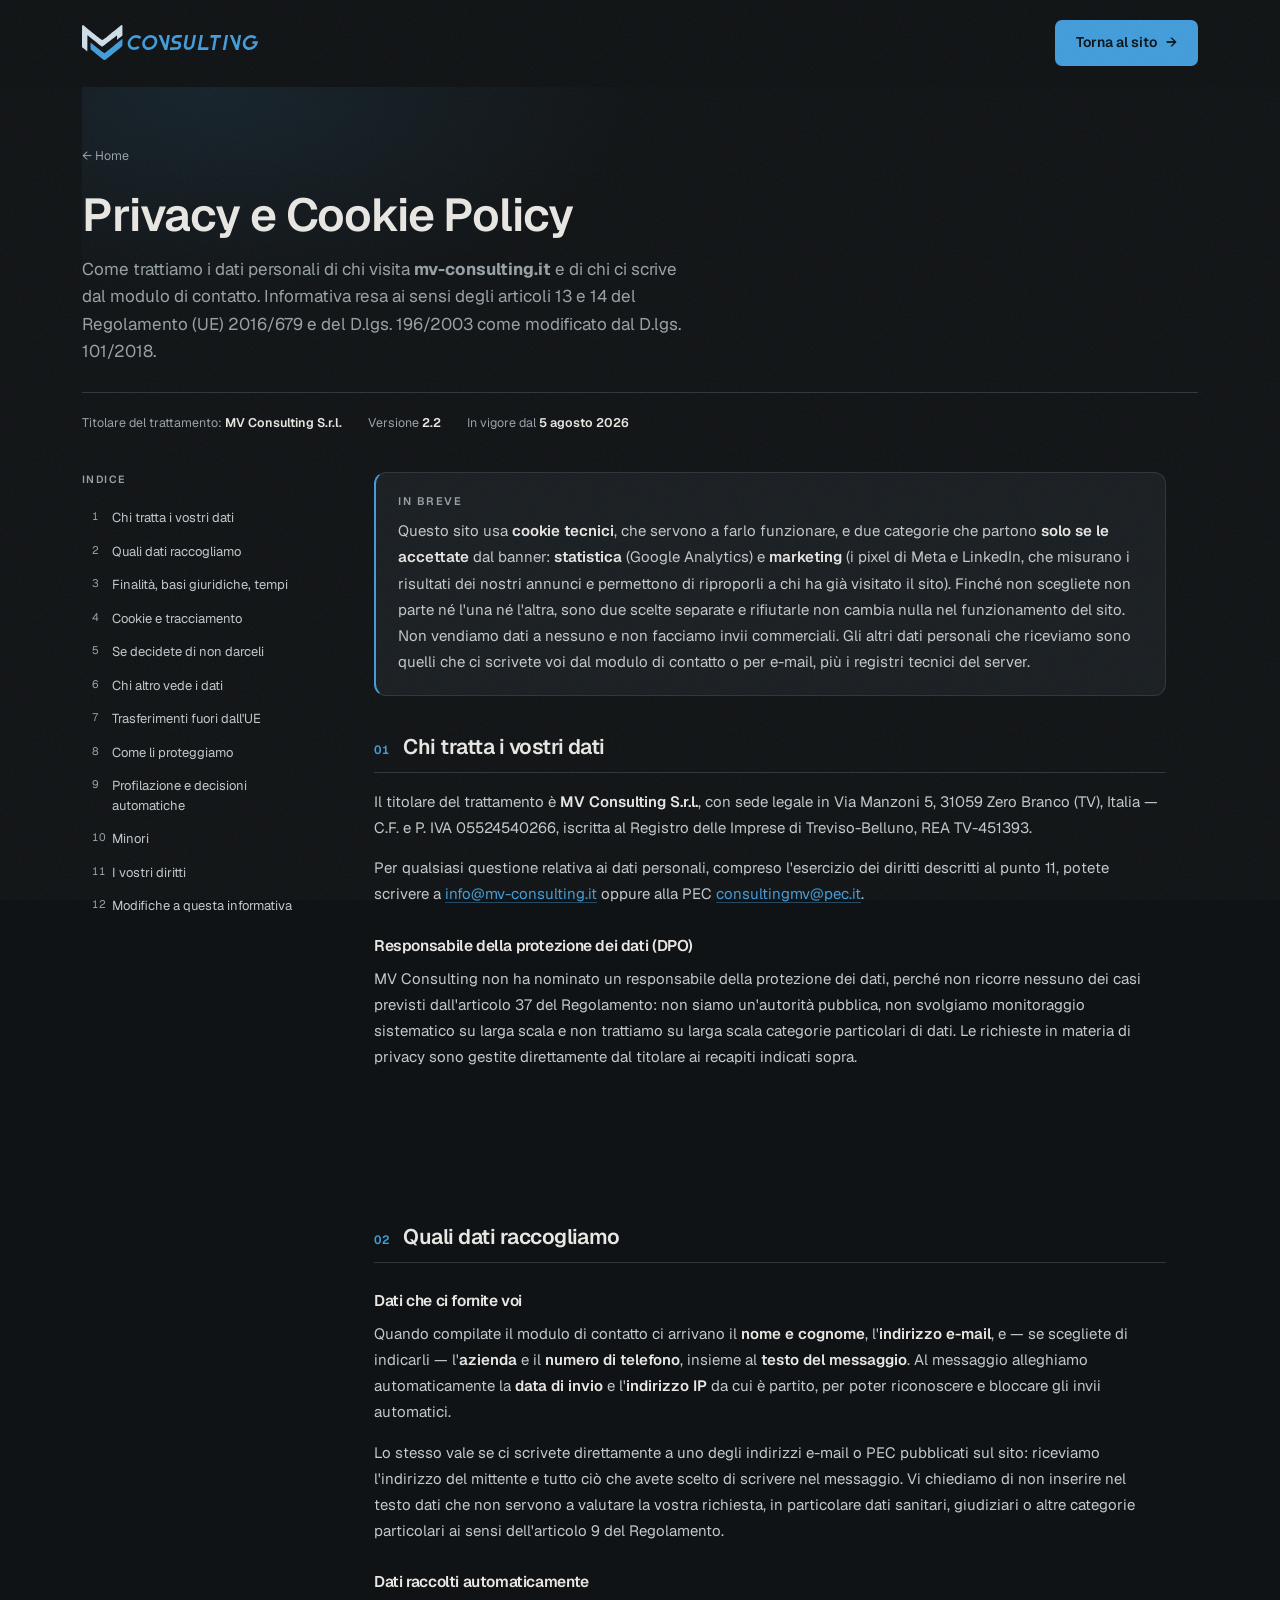
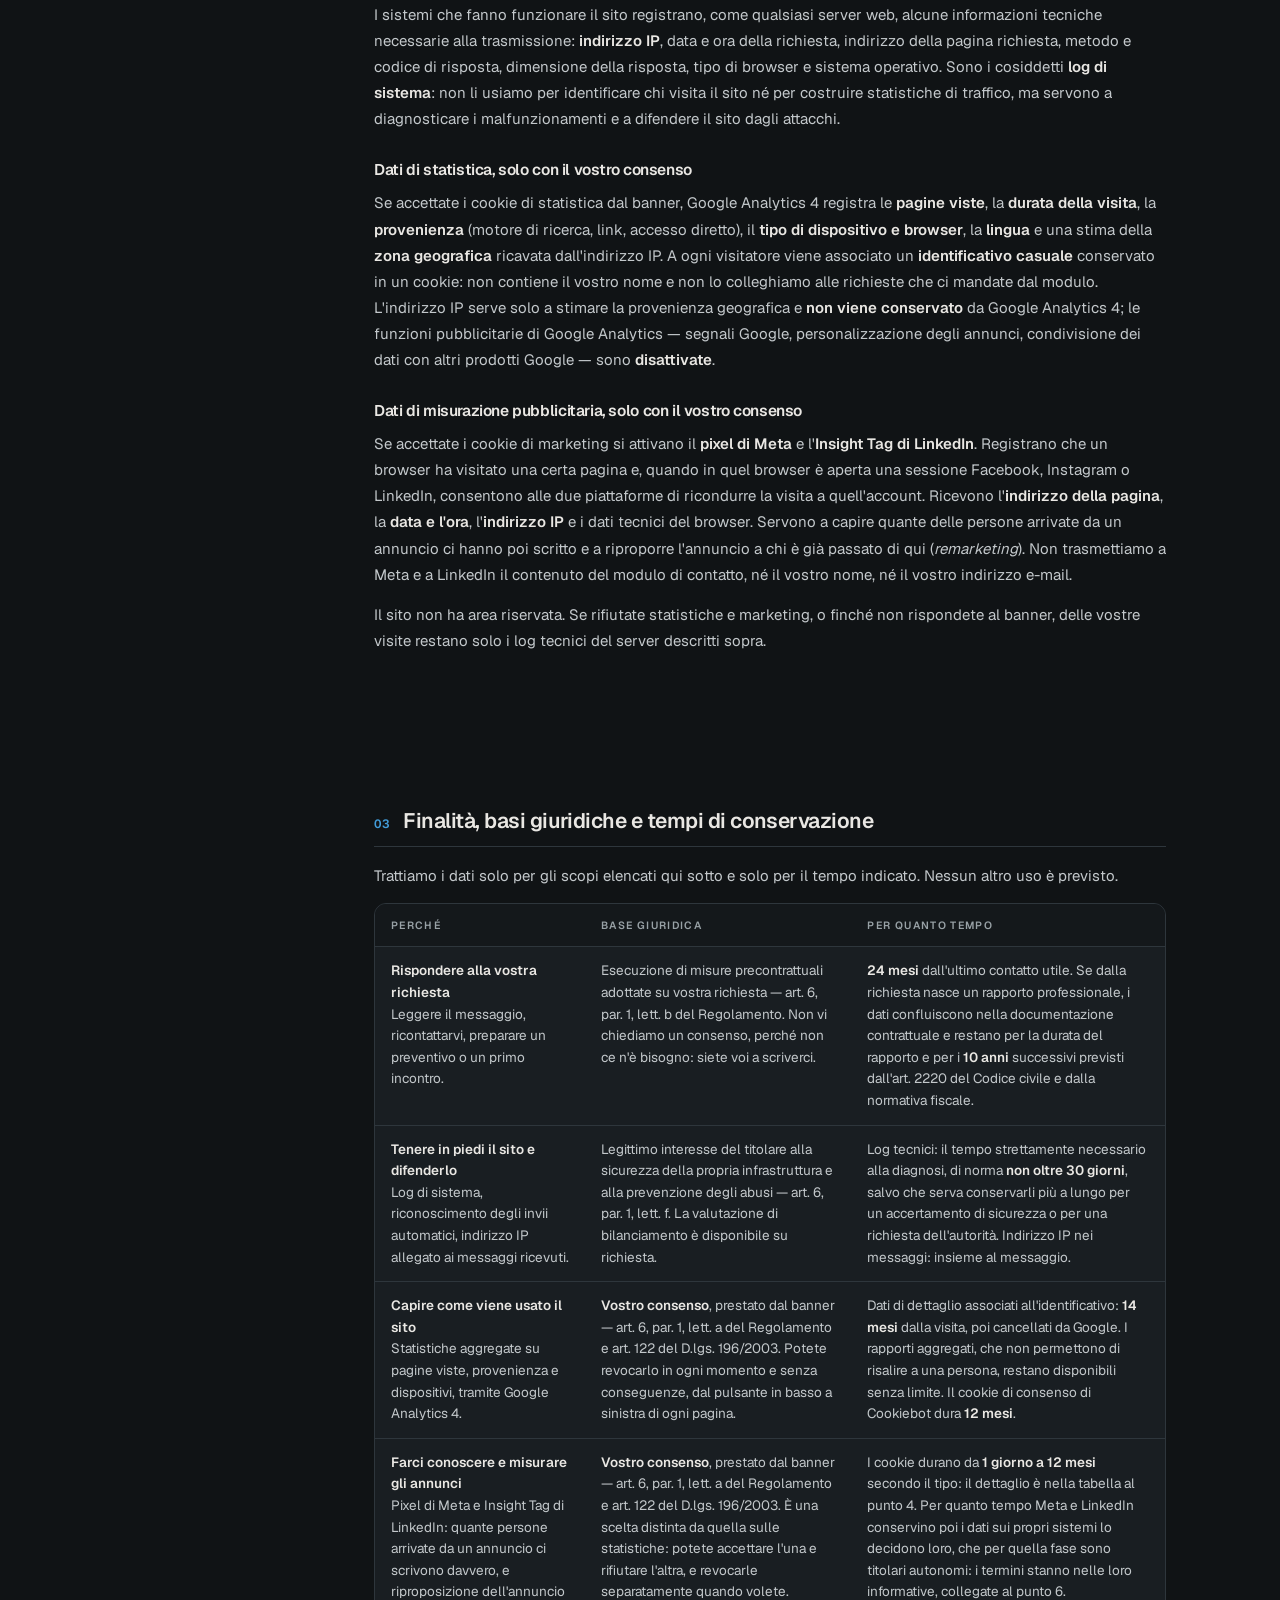
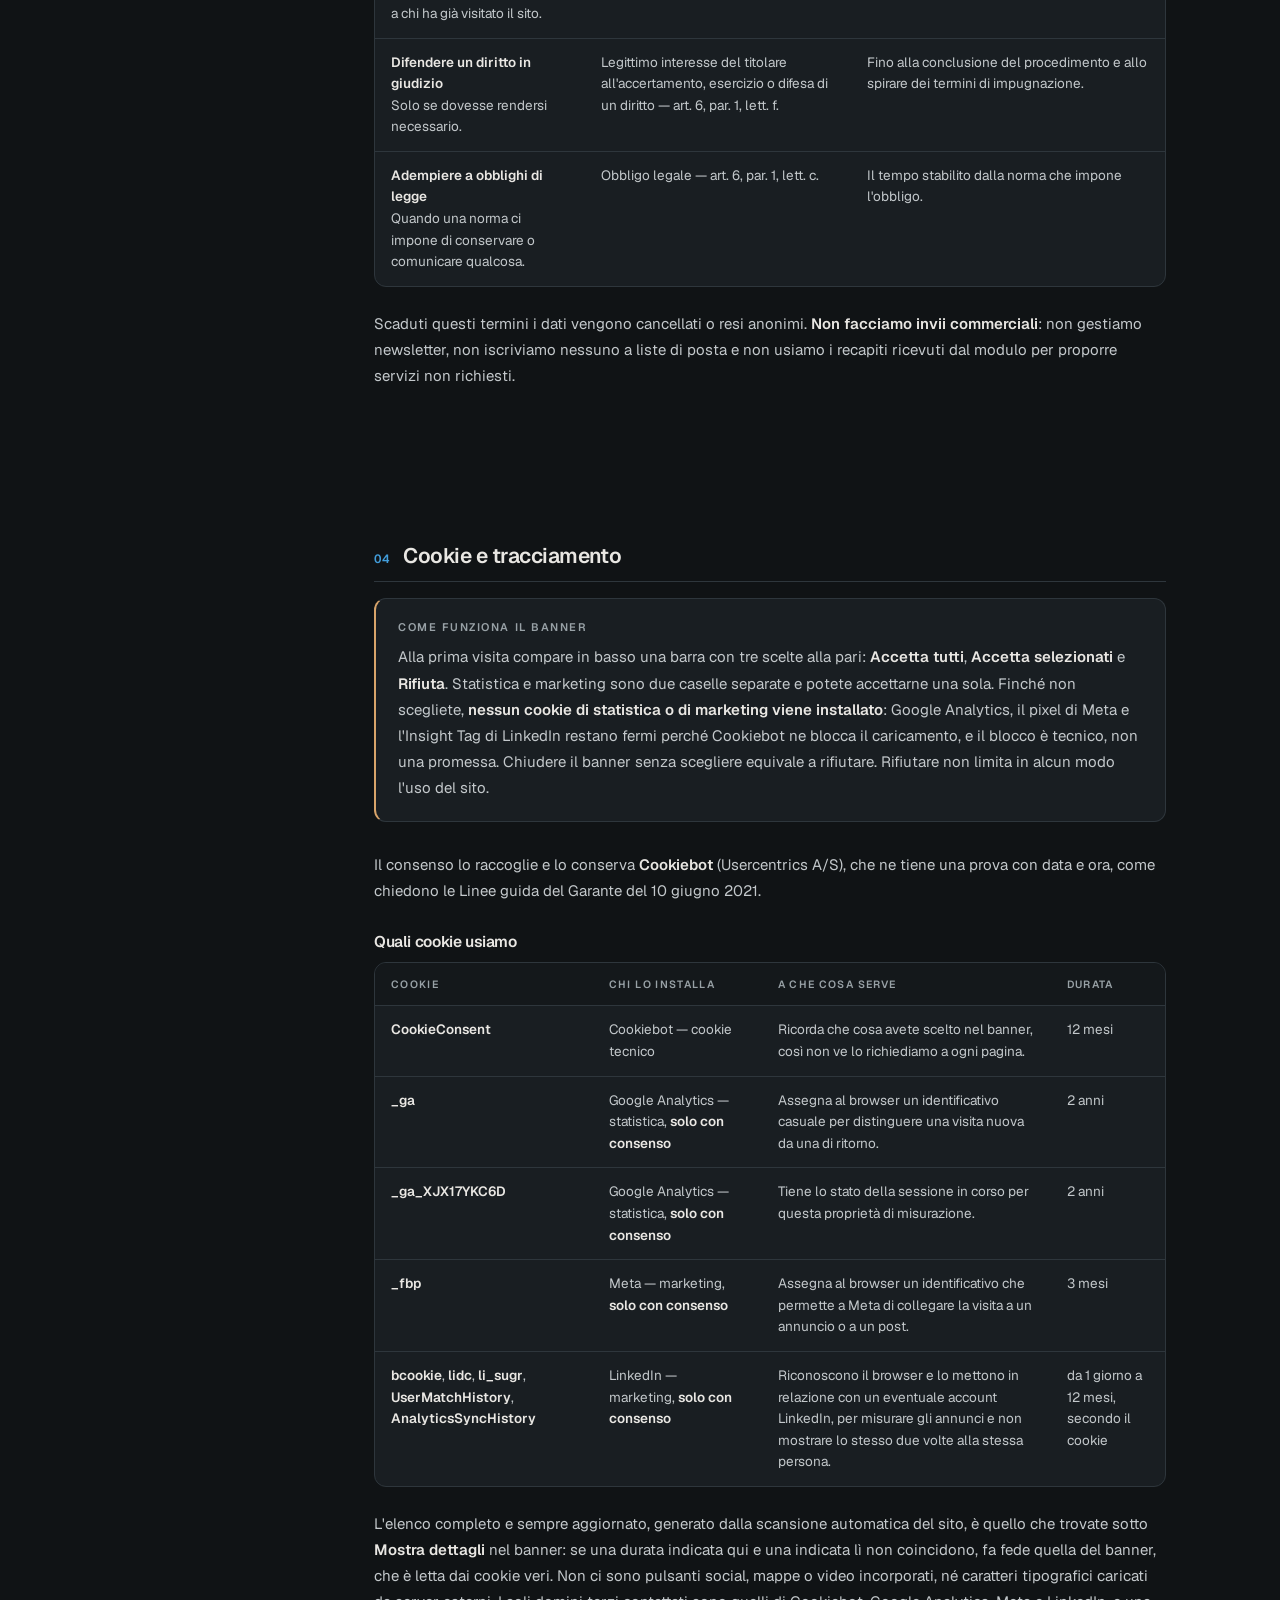
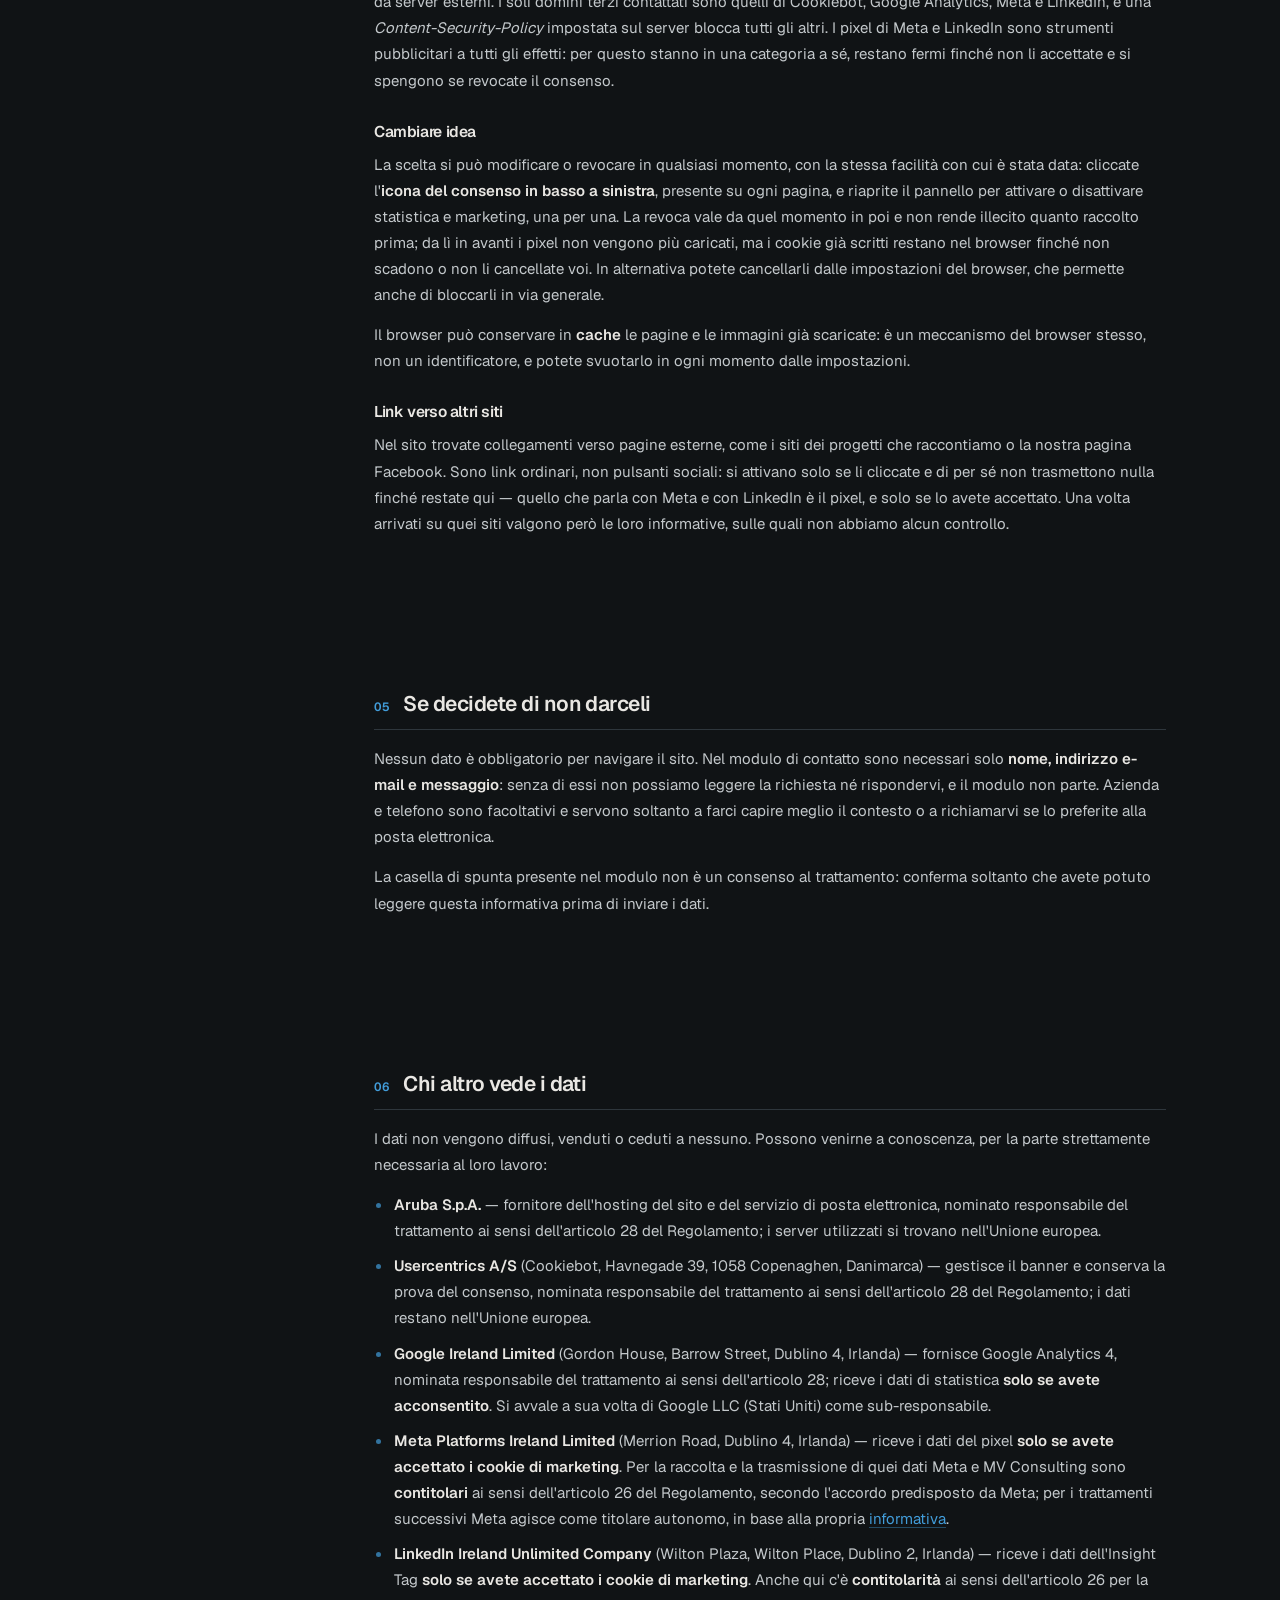
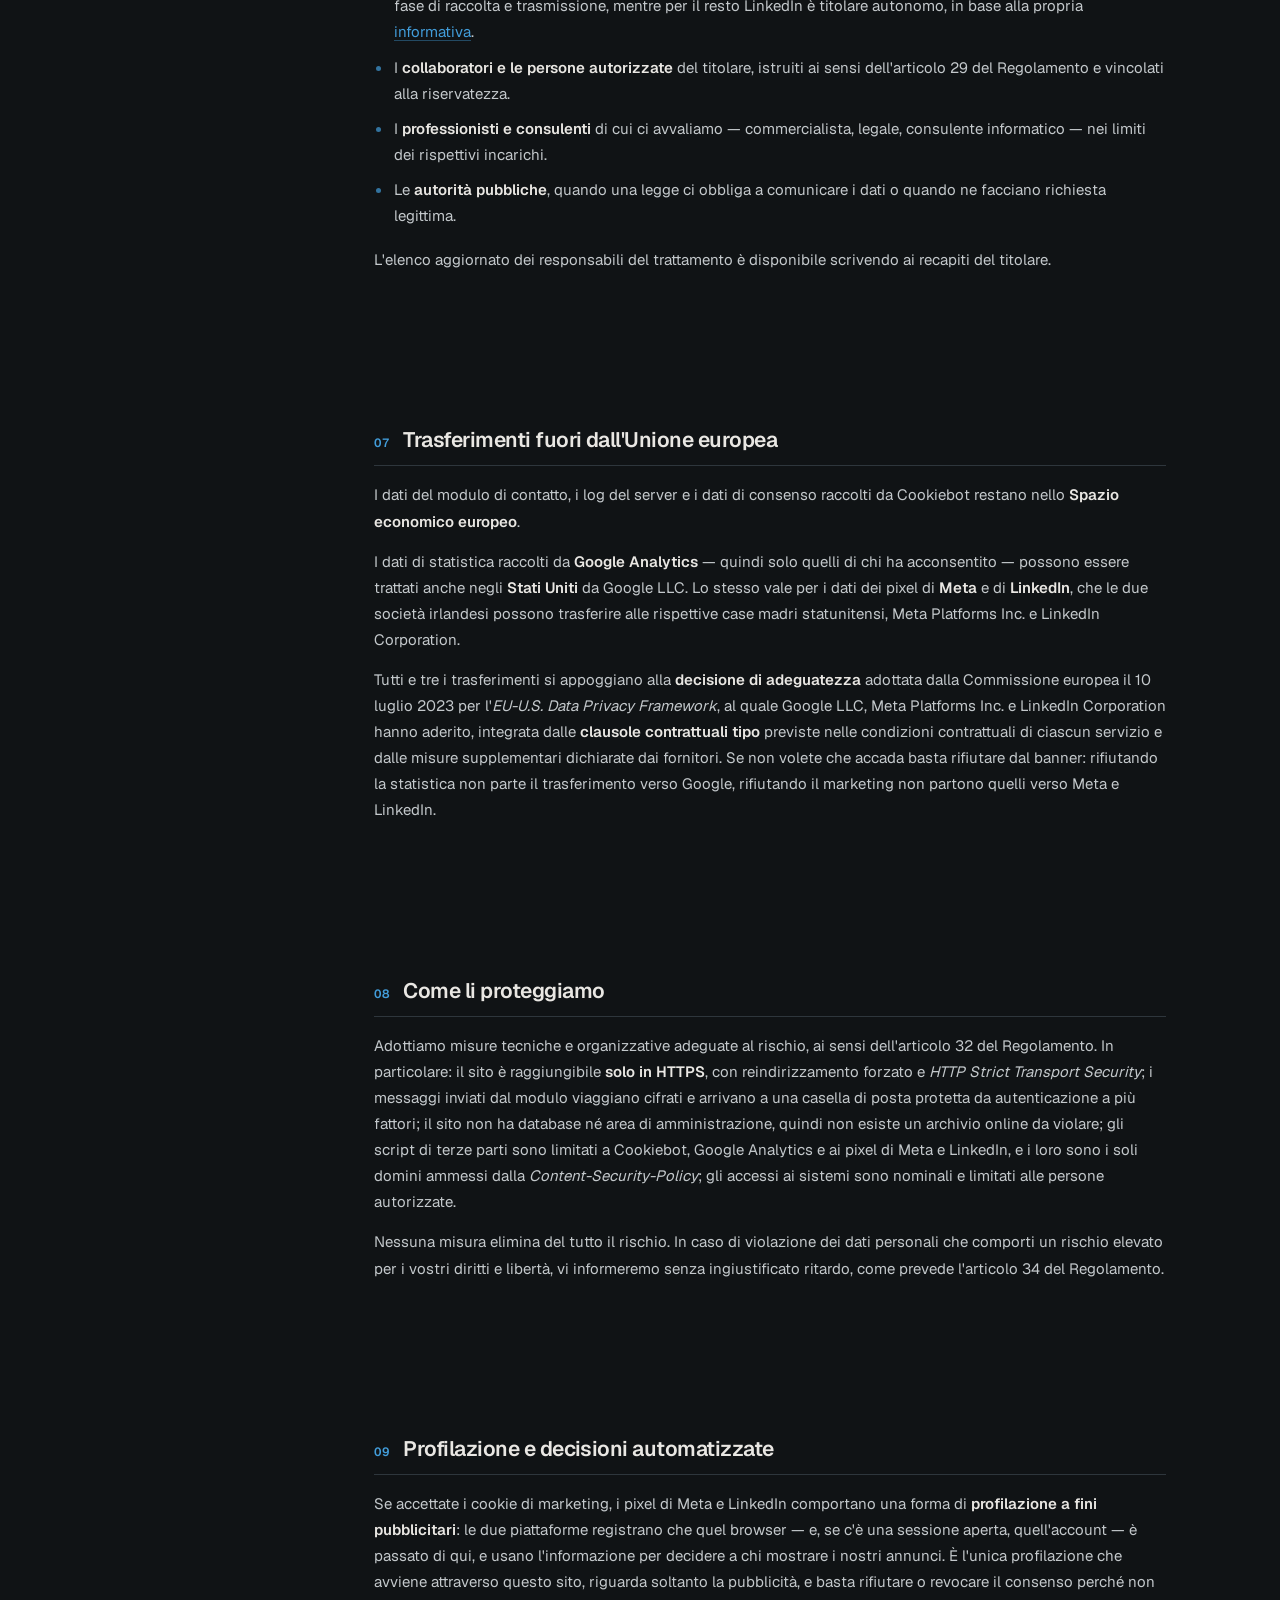
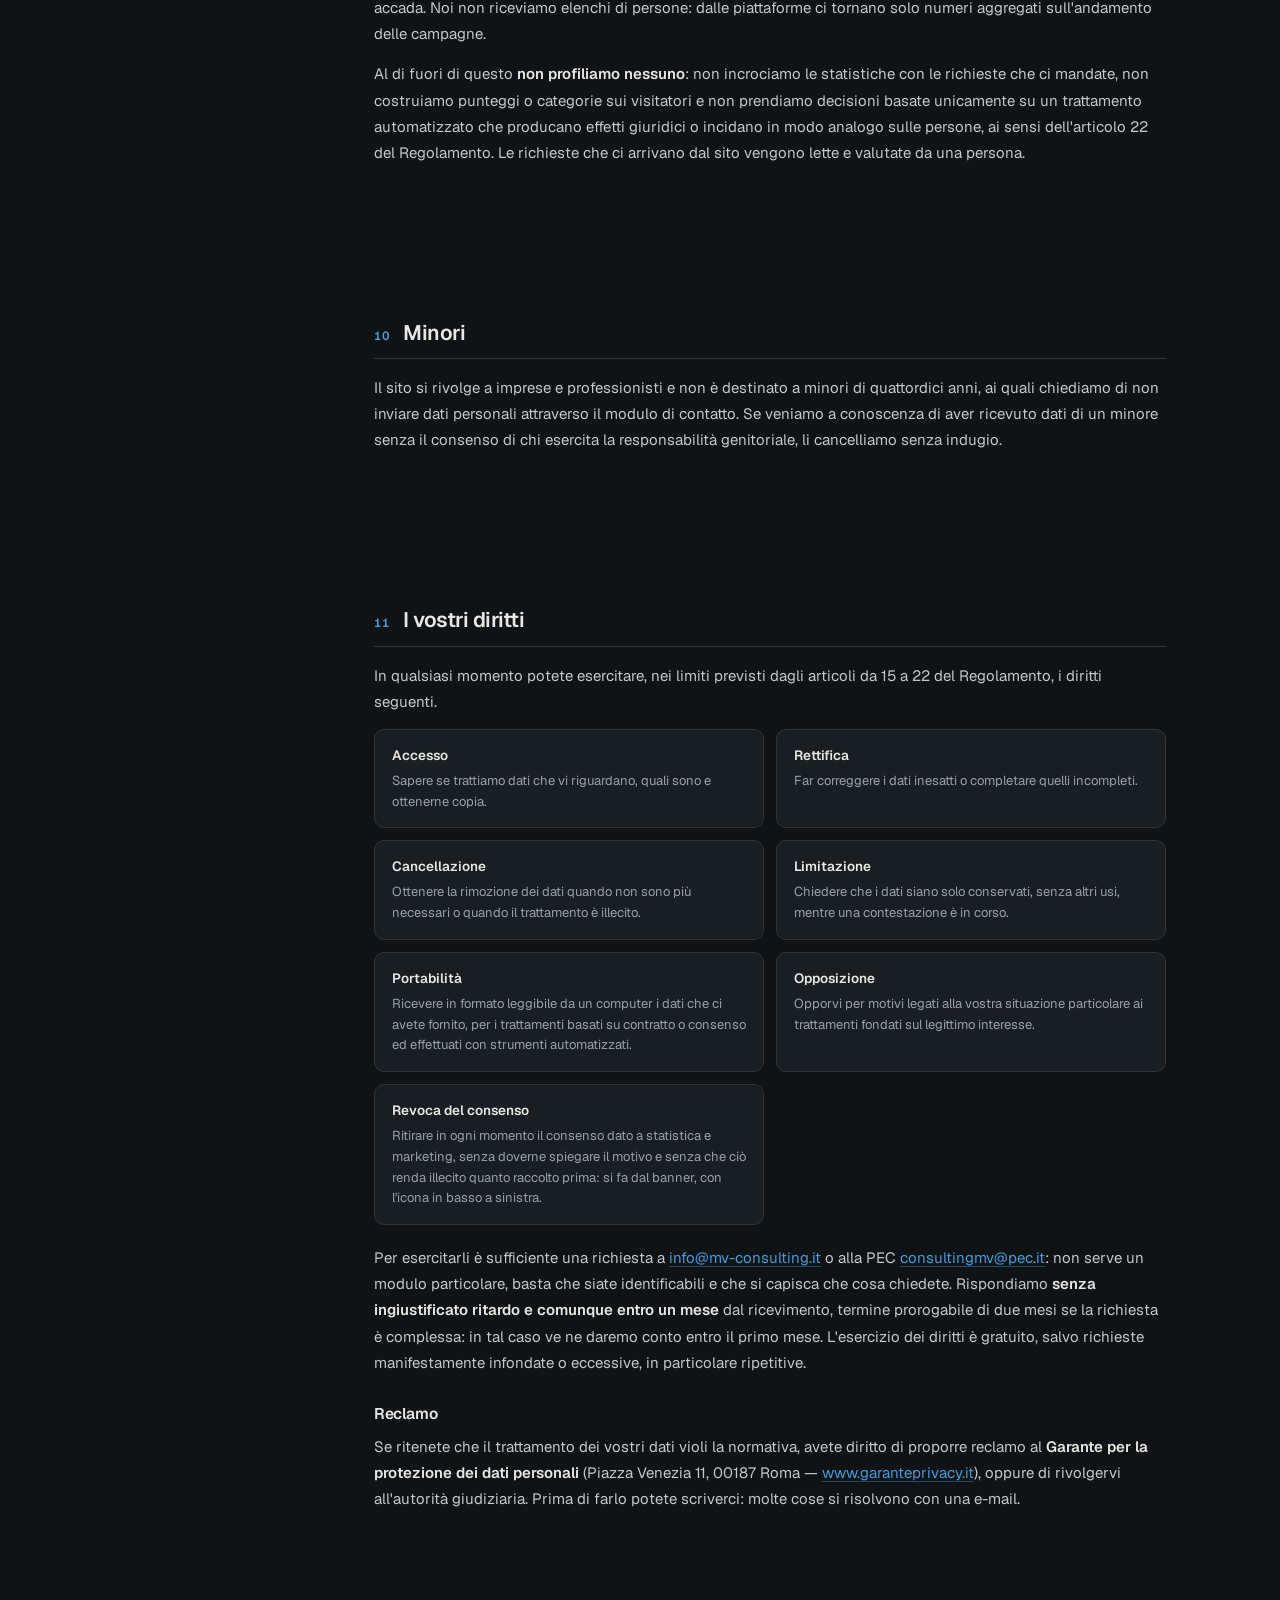
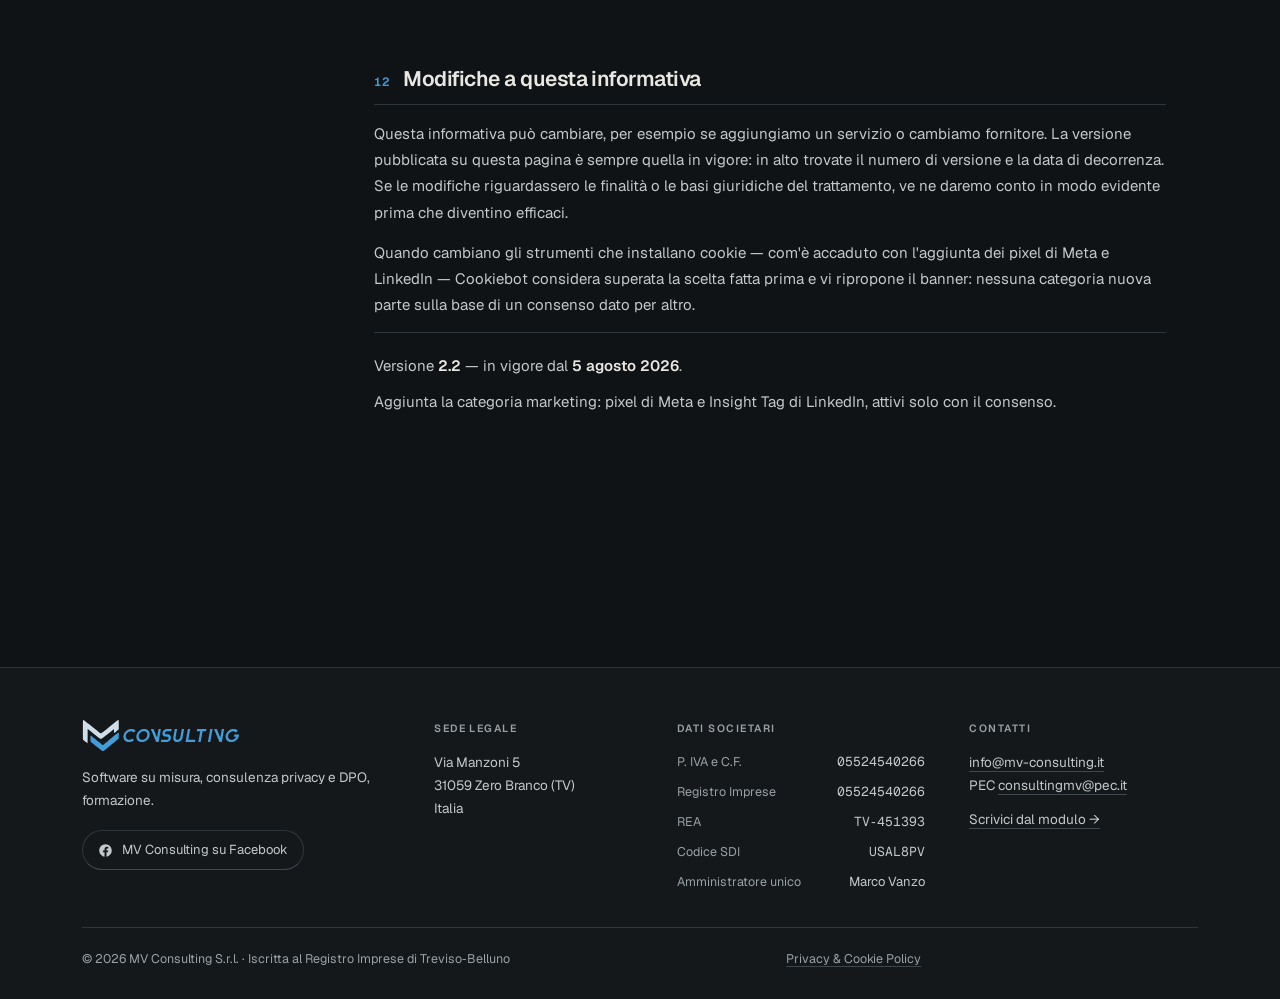
<file: privacy-policy.html>
<!doctype html>
<html lang="it">
<head>
<meta charset="utf-8">
<meta name="viewport" content="width=device-width, initial-scale=1">
<!-- Consenso cookie: deve restare il primo script della pagina, blocca gli altri finché non c'è il consenso -->
<script id="Cookiebot" src="https://consent.cookiebot.com/uc.js" data-cbid="abf0bc57-ae54-458d-bb39-ae97f9323b72" data-blockingmode="auto" type="text/javascript"></script>
<!-- Google Analytics 4: statistiche. Marcato come Meta e LinkedIn, non affidato al solo auto-blocking (perché, nel README). -->
<script type="text/plain" data-cookieconsent="statistics" async src="https://www.googletagmanager.com/gtag/js?id=G-XJX17YKC6D"></script>
<script type="text/plain" data-cookieconsent="statistics">
  window.dataLayer = window.dataLayer || [];
  function gtag(){dataLayer.push(arguments);}
  gtag('js', new Date());
  gtag('config', 'G-XJX17YKC6D');
</script>
<!-- Pixel di Meta: marketing, parte solo con il consenso -->
<script type="text/plain" data-cookieconsent="marketing">
!function(f,b,e,v,n,t,s)
{if(f.fbq)return;n=f.fbq=function(){n.callMethod?
n.callMethod.apply(n,arguments):n.queue.push(arguments)};
if(!f._fbq)f._fbq=n;n.push=n;n.loaded=!0;n.version='2.0';
n.queue=[];t=b.createElement(e);t.async=!0;
t.src=v;s=b.getElementsByTagName(e)[0];
s.parentNode.insertBefore(t,s)}(window,document,'script',
'https://connect.facebook.net/en_US/fbevents.js');
fbq('init', '2091002778460176');
fbq('track', 'PageView');
</script>
<!-- Insight Tag di LinkedIn: marketing, parte solo con il consenso -->
<script type="text/plain" data-cookieconsent="marketing">
_linkedin_partner_id = "9453514";
window._linkedin_data_partner_ids = window._linkedin_data_partner_ids || [];
window._linkedin_data_partner_ids.push(_linkedin_partner_id);
(function(l) {
if (!l){window.lintrk = function(a,b){window.lintrk.q.push([a,b])};
window.lintrk.q=[]}
var s = document.getElementsByTagName("script")[0];
var b = document.createElement("script");
b.type = "text/javascript";b.async = true;
b.src = "https://snap.licdn.com/li.lms-analytics/insight.min.js";
s.parentNode.insertBefore(b, s);})(window.lintrk);
</script>
<title>Privacy e Cookie Policy - MV Consulting</title>
<meta name="description" content="Come MV Consulting tratta i dati personali di chi visita mv-consulting.it e di chi scrive dal modulo di contatto: quali cookie usiamo, con quale base giuridica e come revocare il consenso.">
<link rel="canonical" href="https://www.mv-consulting.it/privacy-policy.html">
<meta property="og:type" content="website">
<meta property="og:site_name" content="MV Consulting">
<meta property="og:locale" content="it_IT">
<meta property="og:title" content="Privacy e Cookie Policy - MV Consulting">
<meta property="og:description" content="Come MV Consulting tratta i dati personali di chi visita mv-consulting.it e di chi scrive dal modulo di contatto: quali cookie usiamo, con quale base giuridica e come revocare il consenso.">
<meta property="og:url" content="https://www.mv-consulting.it/privacy-policy.html">
<meta property="og:image" content="https://www.mv-consulting.it/assets/img/og.jpg">
<meta property="og:image:width" content="1200">
<meta property="og:image:height" content="630">
<meta name="twitter:card" content="summary_large_image">
<meta name="theme-color" content="#101315">
<link rel="icon" href="/favicon.svg" type="image/svg+xml">
<link rel="alternate icon" href="/favicon.ico" sizes="32x32">
<link rel="apple-touch-icon" href="/apple-touch-icon.png">
<link rel="preload" as="font" type="font/woff2" href="/assets/fonts/geist.woff2" crossorigin>
<link rel="stylesheet" href="/assets/css/style.css">
<script src="/assets/js/doc.js" defer></script>
</head>
<body>
<header class="nav" id="nav">
  <div class="w nav-in">
    <a href="/" class="brand" aria-label="MV Consulting"></a>
    <nav class="nav-links"><a class="btn" href="/#contatti">Torna al sito <span class="arw">&#8594;</span></a></nav>
  </div>
</header>

<main class="doc-wrap">
  <div class="doc-hero">
    <a class="doc-back" href="/">&#8592; Home</a>
    <h1>Privacy e Cookie Policy</h1>
    <p class="lede">Come trattiamo i dati personali di chi visita <b>mv-consulting.it</b> e di chi ci scrive dal modulo di contatto. Informativa resa ai sensi degli articoli 13 e 14 del Regolamento (UE) 2016/679 e del D.lgs. 196/2003 come modificato dal D.lgs. 101/2018.</p>
    <p class="doc-meta">
      <span>Titolare del trattamento: <b>MV Consulting S.r.l.</b></span>
      <span>Versione <b>2.2</b></span>
      <span>In vigore dal <b>5 agosto 2026</b></span>
    </p>
  </div>

  <div class="doc-layout">
    <aside class="toc" aria-label="Indice dell'informativa">
      <h2>Indice</h2>
      <ol>
        <li><a href="#titolare">Chi tratta i vostri dati</a></li>
        <li><a href="#dati">Quali dati raccogliamo</a></li>
        <li><a href="#finalita">Finalità, basi giuridiche, tempi</a></li>
        <li><a href="#cookie">Cookie e tracciamento</a></li>
        <li><a href="#conferimento">Se decidete di non darceli</a></li>
        <li><a href="#destinatari">Chi altro vede i dati</a></li>
        <li><a href="#trasferimenti">Trasferimenti fuori dall'UE</a></li>
        <li><a href="#sicurezza">Come li proteggiamo</a></li>
        <li><a href="#automatizzate">Profilazione e decisioni automatiche</a></li>
        <li><a href="#minori">Minori</a></li>
        <li><a href="#diritti">I vostri diritti</a></li>
        <li><a href="#modifiche">Modifiche a questa informativa</a></li>
      </ol>
    </aside>

    <div class="doc-body">
      <div class="doc-note">
        <h3>In breve</h3>
        <p>Questo sito usa <b>cookie tecnici</b>, che servono a farlo funzionare, e due categorie che partono <b>solo se le accettate</b> dal banner: <b>statistica</b> (Google Analytics) e <b>marketing</b> (i pixel di Meta e LinkedIn, che misurano i risultati dei nostri annunci e permettono di riproporli a chi ha già visitato il sito). Finché non scegliete non parte né l'una né l'altra, sono due scelte separate e rifiutarle non cambia nulla nel funzionamento del sito. Non vendiamo dati a nessuno e non facciamo invii commerciali. Gli altri dati personali che riceviamo sono quelli che ci scrivete voi dal modulo di contatto o per e-mail, più i registri tecnici del server.</p>
      </div>

      <section id="titolare">
        <h2>Chi tratta i vostri dati</h2>
        <p>Il titolare del trattamento è <b>MV Consulting S.r.l.</b>, con sede legale in Via Manzoni 5, 31059 Zero Branco (TV), Italia — C.F. e P. IVA 05524540266, iscritta al Registro delle Imprese di Treviso-Belluno, REA TV-451393.</p>
        <p>Per qualsiasi questione relativa ai dati personali, compreso l'esercizio dei diritti descritti al punto 11, potete scrivere a <a href="mailto:info@mv-consulting.it">info@mv-consulting.it</a> oppure alla PEC <a href="mailto:consultingmv@pec.it">consultingmv@pec.it</a>.</p>
        <h3>Responsabile della protezione dei dati (DPO)</h3>
        <p>MV Consulting non ha nominato un responsabile della protezione dei dati, perché non ricorre nessuno dei casi previsti dall'articolo 37 del Regolamento: non siamo un'autorità pubblica, non svolgiamo monitoraggio sistematico su larga scala e non trattiamo su larga scala categorie particolari di dati. Le richieste in materia di privacy sono gestite direttamente dal titolare ai recapiti indicati sopra.</p>
      </section>

      <section id="dati">
        <h2>Quali dati raccogliamo</h2>
        <h3>Dati che ci fornite voi</h3>
        <p>Quando compilate il modulo di contatto ci arrivano il <b>nome e cognome</b>, l'<b>indirizzo e-mail</b>, e — se scegliete di indicarli — l'<b>azienda</b> e il <b>numero di telefono</b>, insieme al <b>testo del messaggio</b>. Al messaggio alleghiamo automaticamente la <b>data di invio</b> e l'<b>indirizzo IP</b> da cui è partito, per poter riconoscere e bloccare gli invii automatici.</p>
        <p>Lo stesso vale se ci scrivete direttamente a uno degli indirizzi e-mail o PEC pubblicati sul sito: riceviamo l'indirizzo del mittente e tutto ciò che avete scelto di scrivere nel messaggio. Vi chiediamo di non inserire nel testo dati che non servono a valutare la vostra richiesta, in particolare dati sanitari, giudiziari o altre categorie particolari ai sensi dell'articolo 9 del Regolamento.</p>
        <h3>Dati raccolti automaticamente</h3>
        <p>I sistemi che fanno funzionare il sito registrano, come qualsiasi server web, alcune informazioni tecniche necessarie alla trasmissione: <b>indirizzo IP</b>, data e ora della richiesta, indirizzo della pagina richiesta, metodo e codice di risposta, dimensione della risposta, tipo di browser e sistema operativo. Sono i cosiddetti <b>log di sistema</b>: non li usiamo per identificare chi visita il sito né per costruire statistiche di traffico, ma servono a diagnosticare i malfunzionamenti e a difendere il sito dagli attacchi.</p>
        <h3>Dati di statistica, solo con il vostro consenso</h3>
        <p>Se accettate i cookie di statistica dal banner, Google Analytics 4 registra le <b>pagine viste</b>, la <b>durata della visita</b>, la <b>provenienza</b> (motore di ricerca, link, accesso diretto), il <b>tipo di dispositivo e browser</b>, la <b>lingua</b> e una stima della <b>zona geografica</b> ricavata dall'indirizzo IP. A ogni visitatore viene associato un <b>identificativo casuale</b> conservato in un cookie: non contiene il vostro nome e non lo colleghiamo alle richieste che ci mandate dal modulo. L'indirizzo IP serve solo a stimare la provenienza geografica e <b>non viene conservato</b> da Google Analytics 4; le funzioni pubblicitarie di Google Analytics — segnali Google, personalizzazione degli annunci, condivisione dei dati con altri prodotti Google — sono <b>disattivate</b>.</p>
        <h3>Dati di misurazione pubblicitaria, solo con il vostro consenso</h3>
        <p>Se accettate i cookie di marketing si attivano il <b>pixel di Meta</b> e l'<b>Insight Tag di LinkedIn</b>. Registrano che un browser ha visitato una certa pagina e, quando in quel browser è aperta una sessione Facebook, Instagram o LinkedIn, consentono alle due piattaforme di ricondurre la visita a quell'account. Ricevono l'<b>indirizzo della pagina</b>, la <b>data e l'ora</b>, l'<b>indirizzo IP</b> e i dati tecnici del browser. Servono a capire quante delle persone arrivate da un annuncio ci hanno poi scritto e a riproporre l'annuncio a chi è già passato di qui (<i>remarketing</i>). Non trasmettiamo a Meta e a LinkedIn il contenuto del modulo di contatto, né il vostro nome, né il vostro indirizzo e-mail.</p>
        <p>Il sito non ha area riservata. Se rifiutate statistiche e marketing, o finché non rispondete al banner, delle vostre visite restano solo i log tecnici del server descritti sopra.</p>
      </section>

      <section id="finalita">
        <h2>Finalità, basi giuridiche e tempi di conservazione</h2>
        <p>Trattiamo i dati solo per gli scopi elencati qui sotto e solo per il tempo indicato. Nessun altro uso è previsto.</p>
        <div class="doc-table">
          <table>
            <thead>
              <tr><th scope="col">Perché</th><th scope="col">Base giuridica</th><th scope="col">Per quanto tempo</th></tr>
            </thead>
            <tbody>
              <tr>
                <td><b>Rispondere alla vostra richiesta</b><br>Leggere il messaggio, ricontattarvi, preparare un preventivo o un primo incontro.</td>
                <td>Esecuzione di misure precontrattuali adottate su vostra richiesta — art. 6, par. 1, lett. b del Regolamento. Non vi chiediamo un consenso, perché non ce n'è bisogno: siete voi a scriverci.</td>
                <td><b>24 mesi</b> dall'ultimo contatto utile. Se dalla richiesta nasce un rapporto professionale, i dati confluiscono nella documentazione contrattuale e restano per la durata del rapporto e per i <b>10 anni</b> successivi previsti dall'art. 2220 del Codice civile e dalla normativa fiscale.</td>
              </tr>
              <tr>
                <td><b>Tenere in piedi il sito e difenderlo</b><br>Log di sistema, riconoscimento degli invii automatici, indirizzo IP allegato ai messaggi ricevuti.</td>
                <td>Legittimo interesse del titolare alla sicurezza della propria infrastruttura e alla prevenzione degli abusi — art. 6, par. 1, lett. f. La valutazione di bilanciamento è disponibile su richiesta.</td>
                <td>Log tecnici: il tempo strettamente necessario alla diagnosi, di norma <b>non oltre 30 giorni</b>, salvo che serva conservarli più a lungo per un accertamento di sicurezza o per una richiesta dell'autorità. Indirizzo IP nei messaggi: insieme al messaggio.</td>
              </tr>
              <tr>
                <td><b>Capire come viene usato il sito</b><br>Statistiche aggregate su pagine viste, provenienza e dispositivi, tramite Google Analytics 4.</td>
                <td><b>Vostro consenso</b>, prestato dal banner — art. 6, par. 1, lett. a del Regolamento e art. 122 del D.lgs. 196/2003. Potete revocarlo in ogni momento e senza conseguenze, dal pulsante in basso a sinistra di ogni pagina.</td>
                <td>Dati di dettaglio associati all'identificativo: <b>14 mesi</b> dalla visita, poi cancellati da Google. I rapporti aggregati, che non permettono di risalire a una persona, restano disponibili senza limite. Il cookie di consenso di Cookiebot dura <b>12 mesi</b>.</td>
              </tr>
              <tr>
                <td><b>Farci conoscere e misurare gli annunci</b><br>Pixel di Meta e Insight Tag di LinkedIn: quante persone arrivate da un annuncio ci scrivono davvero, e riproposizione dell'annuncio a chi ha già visitato il sito.</td>
                <td><b>Vostro consenso</b>, prestato dal banner — art. 6, par. 1, lett. a del Regolamento e art. 122 del D.lgs. 196/2003. È una scelta distinta da quella sulle statistiche: potete accettare l'una e rifiutare l'altra, e revocarle separatamente quando volete.</td>
                <td>I cookie durano da <b>1 giorno a 12 mesi</b> secondo il tipo: il dettaglio è nella tabella al punto 4. Per quanto tempo Meta e LinkedIn conservino poi i dati sui propri sistemi lo decidono loro, che per quella fase sono titolari autonomi: i termini stanno nelle loro informative, collegate al punto 6.</td>
              </tr>
              <tr>
                <td><b>Difendere un diritto in giudizio</b><br>Solo se dovesse rendersi necessario.</td>
                <td>Legittimo interesse del titolare all'accertamento, esercizio o difesa di un diritto — art. 6, par. 1, lett. f.</td>
                <td>Fino alla conclusione del procedimento e allo spirare dei termini di impugnazione.</td>
              </tr>
              <tr>
                <td><b>Adempiere a obblighi di legge</b><br>Quando una norma ci impone di conservare o comunicare qualcosa.</td>
                <td>Obbligo legale — art. 6, par. 1, lett. c.</td>
                <td>Il tempo stabilito dalla norma che impone l'obbligo.</td>
              </tr>
            </tbody>
          </table>
        </div>
        <p>Scaduti questi termini i dati vengono cancellati o resi anonimi. <b>Non facciamo invii commerciali</b>: non gestiamo newsletter, non iscriviamo nessuno a liste di posta e non usiamo i recapiti ricevuti dal modulo per proporre servizi non richiesti.</p>
      </section>

      <section id="cookie">
        <h2>Cookie e tracciamento</h2>
        <div class="doc-note warm">
          <h3>Come funziona il banner</h3>
          <p>Alla prima visita compare in basso una barra con tre scelte alla pari: <b>Accetta tutti</b>, <b>Accetta selezionati</b> e <b>Rifiuta</b>. Statistica e marketing sono due caselle separate e potete accettarne una sola. Finché non scegliete, <b>nessun cookie di statistica o di marketing viene installato</b>: Google Analytics, il pixel di Meta e l'Insight Tag di LinkedIn restano fermi perché Cookiebot ne blocca il caricamento, e il blocco è tecnico, non una promessa. Chiudere il banner senza scegliere equivale a rifiutare. Rifiutare non limita in alcun modo l'uso del sito.</p>
        </div>
        <p>Il consenso lo raccoglie e lo conserva <b>Cookiebot</b> (Usercentrics A/S), che ne tiene una prova con data e ora, come chiedono le Linee guida del Garante del 10 giugno 2021.</p>
        <h3>Quali cookie usiamo</h3>
        <div class="doc-table">
          <table>
            <thead>
              <tr><th scope="col">Cookie</th><th scope="col">Chi lo installa</th><th scope="col">A che cosa serve</th><th scope="col">Durata</th></tr>
            </thead>
            <tbody>
              <tr>
                <td><b>CookieConsent</b></td>
                <td>Cookiebot — cookie tecnico</td>
                <td>Ricorda che cosa avete scelto nel banner, così non ve lo richiediamo a ogni pagina.</td>
                <td>12 mesi</td>
              </tr>
              <tr>
                <td><b>_ga</b></td>
                <td>Google Analytics — statistica, <b>solo con consenso</b></td>
                <td>Assegna al browser un identificativo casuale per distinguere una visita nuova da una di ritorno.</td>
                <td>2 anni</td>
              </tr>
              <tr>
                <td><b>_ga_XJX17YKC6D</b></td>
                <td>Google Analytics — statistica, <b>solo con consenso</b></td>
                <td>Tiene lo stato della sessione in corso per questa proprietà di misurazione.</td>
                <td>2 anni</td>
              </tr>
              <tr>
                <td><b>_fbp</b></td>
                <td>Meta — marketing, <b>solo con consenso</b></td>
                <td>Assegna al browser un identificativo che permette a Meta di collegare la visita a un annuncio o a un post.</td>
                <td>3 mesi</td>
              </tr>
              <tr>
                <td><b>bcookie</b>, <b>lidc</b>, <b>li_sugr</b>, <b>UserMatchHistory</b>, <b>AnalyticsSyncHistory</b></td>
                <td>LinkedIn — marketing, <b>solo con consenso</b></td>
                <td>Riconoscono il browser e lo mettono in relazione con un eventuale account LinkedIn, per misurare gli annunci e non mostrare lo stesso due volte alla stessa persona.</td>
                <td>da 1 giorno a 12 mesi, secondo il cookie</td>
              </tr>
            </tbody>
          </table>
        </div>
        <p>L'elenco completo e sempre aggiornato, generato dalla scansione automatica del sito, è quello che trovate sotto <b>Mostra dettagli</b> nel banner: se una durata indicata qui e una indicata lì non coincidono, fa fede quella del banner, che è letta dai cookie veri. Non ci sono pulsanti social, mappe o video incorporati, né caratteri tipografici caricati da server esterni. I soli domini terzi contattati sono quelli di Cookiebot, Google Analytics, Meta e LinkedIn, e una <i>Content-Security-Policy</i> impostata sul server blocca tutti gli altri. I pixel di Meta e LinkedIn sono strumenti pubblicitari a tutti gli effetti: per questo stanno in una categoria a sé, restano fermi finché non li accettate e si spengono se revocate il consenso.</p>
        <h3>Cambiare idea</h3>
        <p>La scelta si può modificare o revocare in qualsiasi momento, con la stessa facilità con cui è stata data: cliccate l'<b>icona del consenso in basso a sinistra</b>, presente su ogni pagina, e riaprite il pannello per attivare o disattivare statistica e marketing, una per una. La revoca vale da quel momento in poi e non rende illecito quanto raccolto prima; da lì in avanti i pixel non vengono più caricati, ma i cookie già scritti restano nel browser finché non scadono o non li cancellate voi. In alternativa potete cancellarli dalle impostazioni del browser, che permette anche di bloccarli in via generale.</p>
        <p>Il browser può conservare in <b>cache</b> le pagine e le immagini già scaricate: è un meccanismo del browser stesso, non un identificatore, e potete svuotarlo in ogni momento dalle impostazioni.</p>
        <h3>Link verso altri siti</h3>
        <p>Nel sito trovate collegamenti verso pagine esterne, come i siti dei progetti che raccontiamo o la nostra pagina Facebook. Sono link ordinari, non pulsanti sociali: si attivano solo se li cliccate e di per sé non trasmettono nulla finché restate qui — quello che parla con Meta e con LinkedIn è il pixel, e solo se lo avete accettato. Una volta arrivati su quei siti valgono però le loro informative, sulle quali non abbiamo alcun controllo.</p>
      </section>

      <section id="conferimento">
        <h2>Se decidete di non darceli</h2>
        <p>Nessun dato è obbligatorio per navigare il sito. Nel modulo di contatto sono necessari solo <b>nome, indirizzo e-mail e messaggio</b>: senza di essi non possiamo leggere la richiesta né rispondervi, e il modulo non parte. Azienda e telefono sono facoltativi e servono soltanto a farci capire meglio il contesto o a richiamarvi se lo preferite alla posta elettronica.</p>
        <p>La casella di spunta presente nel modulo non è un consenso al trattamento: conferma soltanto che avete potuto leggere questa informativa prima di inviare i dati.</p>
      </section>

      <section id="destinatari">
        <h2>Chi altro vede i dati</h2>
        <p>I dati non vengono diffusi, venduti o ceduti a nessuno. Possono venirne a conoscenza, per la parte strettamente necessaria al loro lavoro:</p>
        <ul>
          <li><b>Aruba S.p.A.</b> — fornitore dell'hosting del sito e del servizio di posta elettronica, nominato responsabile del trattamento ai sensi dell'articolo 28 del Regolamento; i server utilizzati si trovano nell'Unione europea.</li>
          <li><b>Usercentrics A/S</b> (Cookiebot, Havnegade 39, 1058 Copenaghen, Danimarca) — gestisce il banner e conserva la prova del consenso, nominata responsabile del trattamento ai sensi dell'articolo 28 del Regolamento; i dati restano nell'Unione europea.</li>
          <li><b>Google Ireland Limited</b> (Gordon House, Barrow Street, Dublino 4, Irlanda) — fornisce Google Analytics 4, nominata responsabile del trattamento ai sensi dell'articolo 28; riceve i dati di statistica <b>solo se avete acconsentito</b>. Si avvale a sua volta di Google LLC (Stati Uniti) come sub-responsabile.</li>
          <li><b>Meta Platforms Ireland Limited</b> (Merrion Road, Dublino 4, Irlanda) — riceve i dati del pixel <b>solo se avete accettato i cookie di marketing</b>. Per la raccolta e la trasmissione di quei dati Meta e MV Consulting sono <b>contitolari</b> ai sensi dell'articolo 26 del Regolamento, secondo l'accordo predisposto da Meta; per i trattamenti successivi Meta agisce come titolare autonomo, in base alla propria <a href="https://www.facebook.com/privacy/policy" target="_blank" rel="noopener">informativa</a>.</li>
          <li><b>LinkedIn Ireland Unlimited Company</b> (Wilton Plaza, Wilton Place, Dublino 2, Irlanda) — riceve i dati dell'Insight Tag <b>solo se avete accettato i cookie di marketing</b>. Anche qui c'è <b>contitolarità</b> ai sensi dell'articolo 26 per la fase di raccolta e trasmissione, mentre per il resto LinkedIn è titolare autonomo, in base alla propria <a href="https://it.linkedin.com/legal/privacy-policy" target="_blank" rel="noopener">informativa</a>.</li>
          <li>I <b>collaboratori e le persone autorizzate</b> del titolare, istruiti ai sensi dell'articolo 29 del Regolamento e vincolati alla riservatezza.</li>
          <li>I <b>professionisti e consulenti</b> di cui ci avvaliamo — commercialista, legale, consulente informatico — nei limiti dei rispettivi incarichi.</li>
          <li>Le <b>autorità pubbliche</b>, quando una legge ci obbliga a comunicare i dati o quando ne facciano richiesta legittima.</li>
        </ul>
        <p>L'elenco aggiornato dei responsabili del trattamento è disponibile scrivendo ai recapiti del titolare.</p>
      </section>

      <section id="trasferimenti">
        <h2>Trasferimenti fuori dall'Unione europea</h2>
        <p>I dati del modulo di contatto, i log del server e i dati di consenso raccolti da Cookiebot restano nello <b>Spazio economico europeo</b>.</p>
        <p>I dati di statistica raccolti da <b>Google Analytics</b> — quindi solo quelli di chi ha acconsentito — possono essere trattati anche negli <b>Stati Uniti</b> da Google LLC. Lo stesso vale per i dati dei pixel di <b>Meta</b> e di <b>LinkedIn</b>, che le due società irlandesi possono trasferire alle rispettive case madri statunitensi, Meta Platforms Inc. e LinkedIn Corporation.</p>
        <p>Tutti e tre i trasferimenti si appoggiano alla <b>decisione di adeguatezza</b> adottata dalla Commissione europea il 10 luglio 2023 per l'<i>EU-U.S. Data Privacy Framework</i>, al quale Google LLC, Meta Platforms Inc. e LinkedIn Corporation hanno aderito, integrata dalle <b>clausole contrattuali tipo</b> previste nelle condizioni contrattuali di ciascun servizio e dalle misure supplementari dichiarate dai fornitori. Se non volete che accada basta rifiutare dal banner: rifiutando la statistica non parte il trasferimento verso Google, rifiutando il marketing non partono quelli verso Meta e LinkedIn.</p>
      </section>

      <section id="sicurezza">
        <h2>Come li proteggiamo</h2>
        <p>Adottiamo misure tecniche e organizzative adeguate al rischio, ai sensi dell'articolo 32 del Regolamento. In particolare: il sito è raggiungibile <b>solo in HTTPS</b>, con reindirizzamento forzato e <i>HTTP Strict Transport Security</i>; i messaggi inviati dal modulo viaggiano cifrati e arrivano a una casella di posta protetta da autenticazione a più fattori; il sito non ha database né area di amministrazione, quindi non esiste un archivio online da violare; gli script di terze parti sono limitati a Cookiebot, Google Analytics e ai pixel di Meta e LinkedIn, e i loro sono i soli domini ammessi dalla <i>Content-Security-Policy</i>; gli accessi ai sistemi sono nominali e limitati alle persone autorizzate.</p>
        <p>Nessuna misura elimina del tutto il rischio. In caso di violazione dei dati personali che comporti un rischio elevato per i vostri diritti e libertà, vi informeremo senza ingiustificato ritardo, come prevede l'articolo 34 del Regolamento.</p>
      </section>

      <section id="automatizzate">
        <h2>Profilazione e decisioni automatizzate</h2>
        <p>Se accettate i cookie di marketing, i pixel di Meta e LinkedIn comportano una forma di <b>profilazione a fini pubblicitari</b>: le due piattaforme registrano che quel browser — e, se c'è una sessione aperta, quell'account — è passato di qui, e usano l'informazione per decidere a chi mostrare i nostri annunci. È l'unica profilazione che avviene attraverso questo sito, riguarda soltanto la pubblicità, e basta rifiutare o revocare il consenso perché non accada. Noi non riceviamo elenchi di persone: dalle piattaforme ci tornano solo numeri aggregati sull'andamento delle campagne.</p>
        <p>Al di fuori di questo <b>non profiliamo nessuno</b>: non incrociamo le statistiche con le richieste che ci mandate, non costruiamo punteggi o categorie sui visitatori e non prendiamo decisioni basate unicamente su un trattamento automatizzato che producano effetti giuridici o incidano in modo analogo sulle persone, ai sensi dell'articolo 22 del Regolamento. Le richieste che ci arrivano dal sito vengono lette e valutate da una persona.</p>
      </section>

      <section id="minori">
        <h2>Minori</h2>
        <p>Il sito si rivolge a imprese e professionisti e non è destinato a minori di quattordici anni, ai quali chiediamo di non inviare dati personali attraverso il modulo di contatto. Se veniamo a conoscenza di aver ricevuto dati di un minore senza il consenso di chi esercita la responsabilità genitoriale, li cancelliamo senza indugio.</p>
      </section>

      <section id="diritti">
        <h2>I vostri diritti</h2>
        <p>In qualsiasi momento potete esercitare, nei limiti previsti dagli articoli da 15 a 22 del Regolamento, i diritti seguenti.</p>
        <dl class="rights">
          <div><dt>Accesso</dt><dd>Sapere se trattiamo dati che vi riguardano, quali sono e ottenerne copia.</dd></div>
          <div><dt>Rettifica</dt><dd>Far correggere i dati inesatti o completare quelli incompleti.</dd></div>
          <div><dt>Cancellazione</dt><dd>Ottenere la rimozione dei dati quando non sono più necessari o quando il trattamento è illecito.</dd></div>
          <div><dt>Limitazione</dt><dd>Chiedere che i dati siano solo conservati, senza altri usi, mentre una contestazione è in corso.</dd></div>
          <div><dt>Portabilità</dt><dd>Ricevere in formato leggibile da un computer i dati che ci avete fornito, per i trattamenti basati su contratto o consenso ed effettuati con strumenti automatizzati.</dd></div>
          <div><dt>Opposizione</dt><dd>Opporvi per motivi legati alla vostra situazione particolare ai trattamenti fondati sul legittimo interesse.</dd></div>
          <div><dt>Revoca del consenso</dt><dd>Ritirare in ogni momento il consenso dato a statistica e marketing, senza doverne spiegare il motivo e senza che ciò renda illecito quanto raccolto prima: si fa dal banner, con l'icona in basso a sinistra.</dd></div>
        </dl>
        <p>Per esercitarli è sufficiente una richiesta a <a href="mailto:info@mv-consulting.it">info@mv-consulting.it</a> o alla PEC <a href="mailto:consultingmv@pec.it">consultingmv@pec.it</a>: non serve un modulo particolare, basta che siate identificabili e che si capisca che cosa chiedete. Rispondiamo <b>senza ingiustificato ritardo e comunque entro un mese</b> dal ricevimento, termine prorogabile di due mesi se la richiesta è complessa: in tal caso ve ne daremo conto entro il primo mese. L'esercizio dei diritti è gratuito, salvo richieste manifestamente infondate o eccessive, in particolare ripetitive.</p>
        <h3>Reclamo</h3>
        <p>Se ritenete che il trattamento dei vostri dati violi la normativa, avete diritto di proporre reclamo al <b>Garante per la protezione dei dati personali</b> (Piazza Venezia 11, 00187 Roma — <a href="https://www.garanteprivacy.it" target="_blank" rel="noopener">www.garanteprivacy.it</a>), oppure di rivolgervi all'autorità giudiziaria. Prima di farlo potete scriverci: molte cose si risolvono con una e-mail.</p>
      </section>

      <section id="modifiche">
        <h2>Modifiche a questa informativa</h2>
        <p>Questa informativa può cambiare, per esempio se aggiungiamo un servizio o cambiamo fornitore. La versione pubblicata su questa pagina è sempre quella in vigore: in alto trovate il numero di versione e la data di decorrenza. Se le modifiche riguardassero le finalità o le basi giuridiche del trattamento, ve ne daremo conto in modo evidente prima che diventino efficaci.</p>
        <p>Quando cambiano gli strumenti che installano cookie — com'è accaduto con l'aggiunta dei pixel di Meta e LinkedIn — Cookiebot considera superata la scelta fatta prima e vi ripropone il banner: nessuna categoria nuova parte sulla base di un consenso dato per altro.</p>
        <p class="doc-meta"><span>Versione <b>2.2</b> — in vigore dal <b>5 agosto 2026</b>.</span> <span>Aggiunta la categoria marketing: pixel di Meta e Insight Tag di LinkedIn, attivi solo con il consenso.</span></p>
      </section>
    </div>
  </div>
</main>

<footer>
  <div class="w foot-top">
    <div class="foot-col foot-id">
      <span class="foot-brand" role="img" aria-label="MV Consulting"></span>
      <p>Software su misura, consulenza privacy e DPO, formazione.</p>
      <a class="foot-social" href="https://www.facebook.com/mvconsultingtv" target="_blank" rel="noopener">
        <svg viewBox="0 0 24 24" aria-hidden="true"><path d="M22 12.06C22 6.5 17.52 2 12 2S2 6.5 2 12.06c0 5.02 3.66 9.18 8.44 9.94v-7.03H7.9v-2.91h2.54V9.85c0-2.52 1.5-3.91 3.77-3.91 1.09 0 2.24.2 2.24.2v2.46h-1.26c-1.24 0-1.63.78-1.63 1.57v1.89h2.78l-.45 2.91h-2.33V22c4.78-.76 8.44-4.92 8.44-9.94Z"/></svg>
        MV Consulting su Facebook
      </a>
    </div>

    <div class="foot-col">
      <h4>Sede legale</h4>
      <p>Via Manzoni 5<br>31059 Zero Branco (TV)<br>Italia</p>
    </div>

    <div class="foot-col">
      <h4>Dati societari</h4>
      <dl class="foot-dl">
        <div><dt>P. IVA e C.F.</dt><dd class="mono">05524540266</dd></div>
        <div><dt>Registro Imprese</dt><dd class="mono">05524540266</dd></div>
        <div><dt>REA</dt><dd class="mono">TV&#8209;451393</dd></div>
        <div><dt>Codice SDI</dt><dd class="mono">USAL8PV</dd></div>
        <div><dt>Amministratore unico</dt><dd>Marco Vanzo</dd></div>
      </dl>
    </div>

    <div class="foot-col">
      <h4>Contatti</h4>
      <p>
        <a href="mailto:info@mv-consulting.it">info@mv-consulting.it</a><br>
        PEC <a href="mailto:consultingmv@pec.it">consultingmv@pec.it</a>
      </p>
      <p><a href="/#contatti">Scrivici dal modulo &#8594;</a></p>
    </div>
  </div>

  <div class="w foot-in">
    <span>&copy; 2026 MV Consulting S.r.l. &middot; Iscritta al Registro Imprese di Treviso&#8209;Belluno</span>
    <span><a href="/privacy-policy.html">Privacy &amp; Cookie Policy</a></span>
    <span><button type="button" class="linkish" data-cookie-renew hidden>Preferenze cookie</button></span>
  </div>
</footer>
<script src="/assets/js/consenso.js" defer></script>
</body>
</html>
</file>
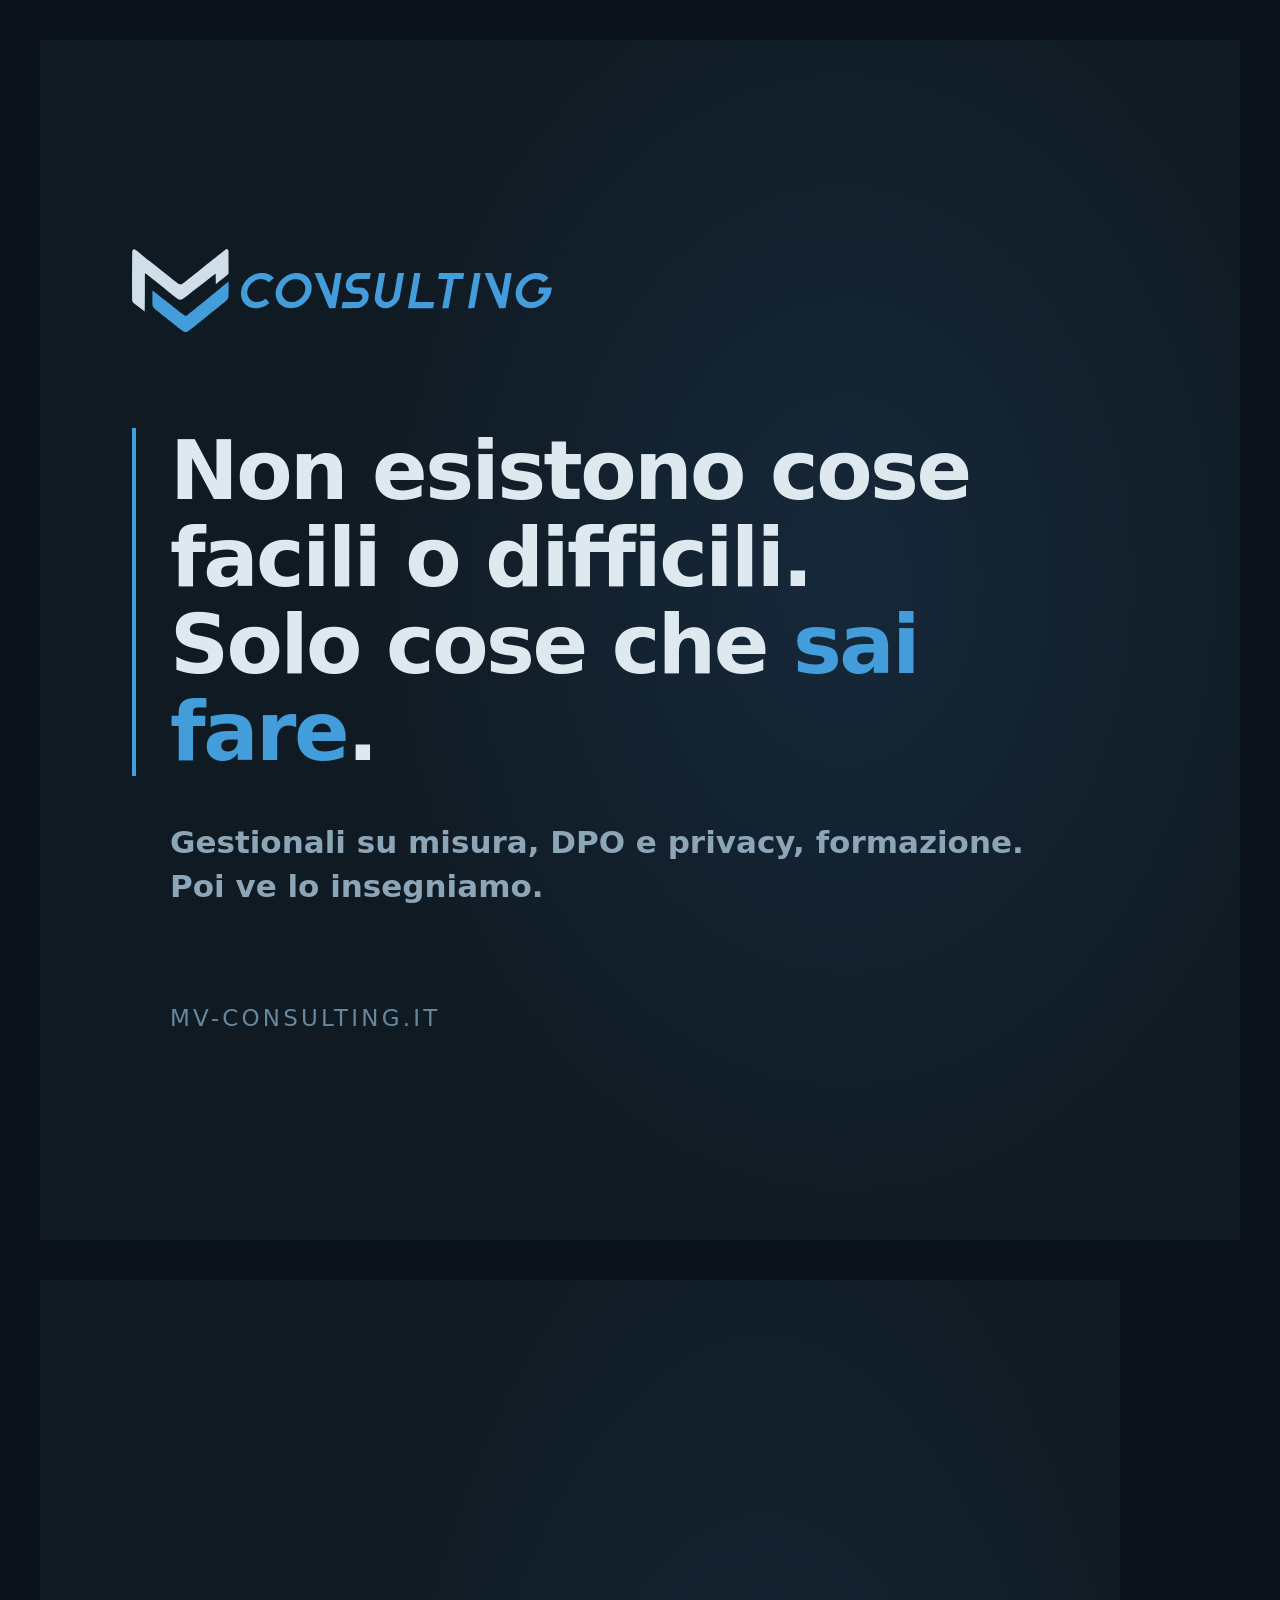
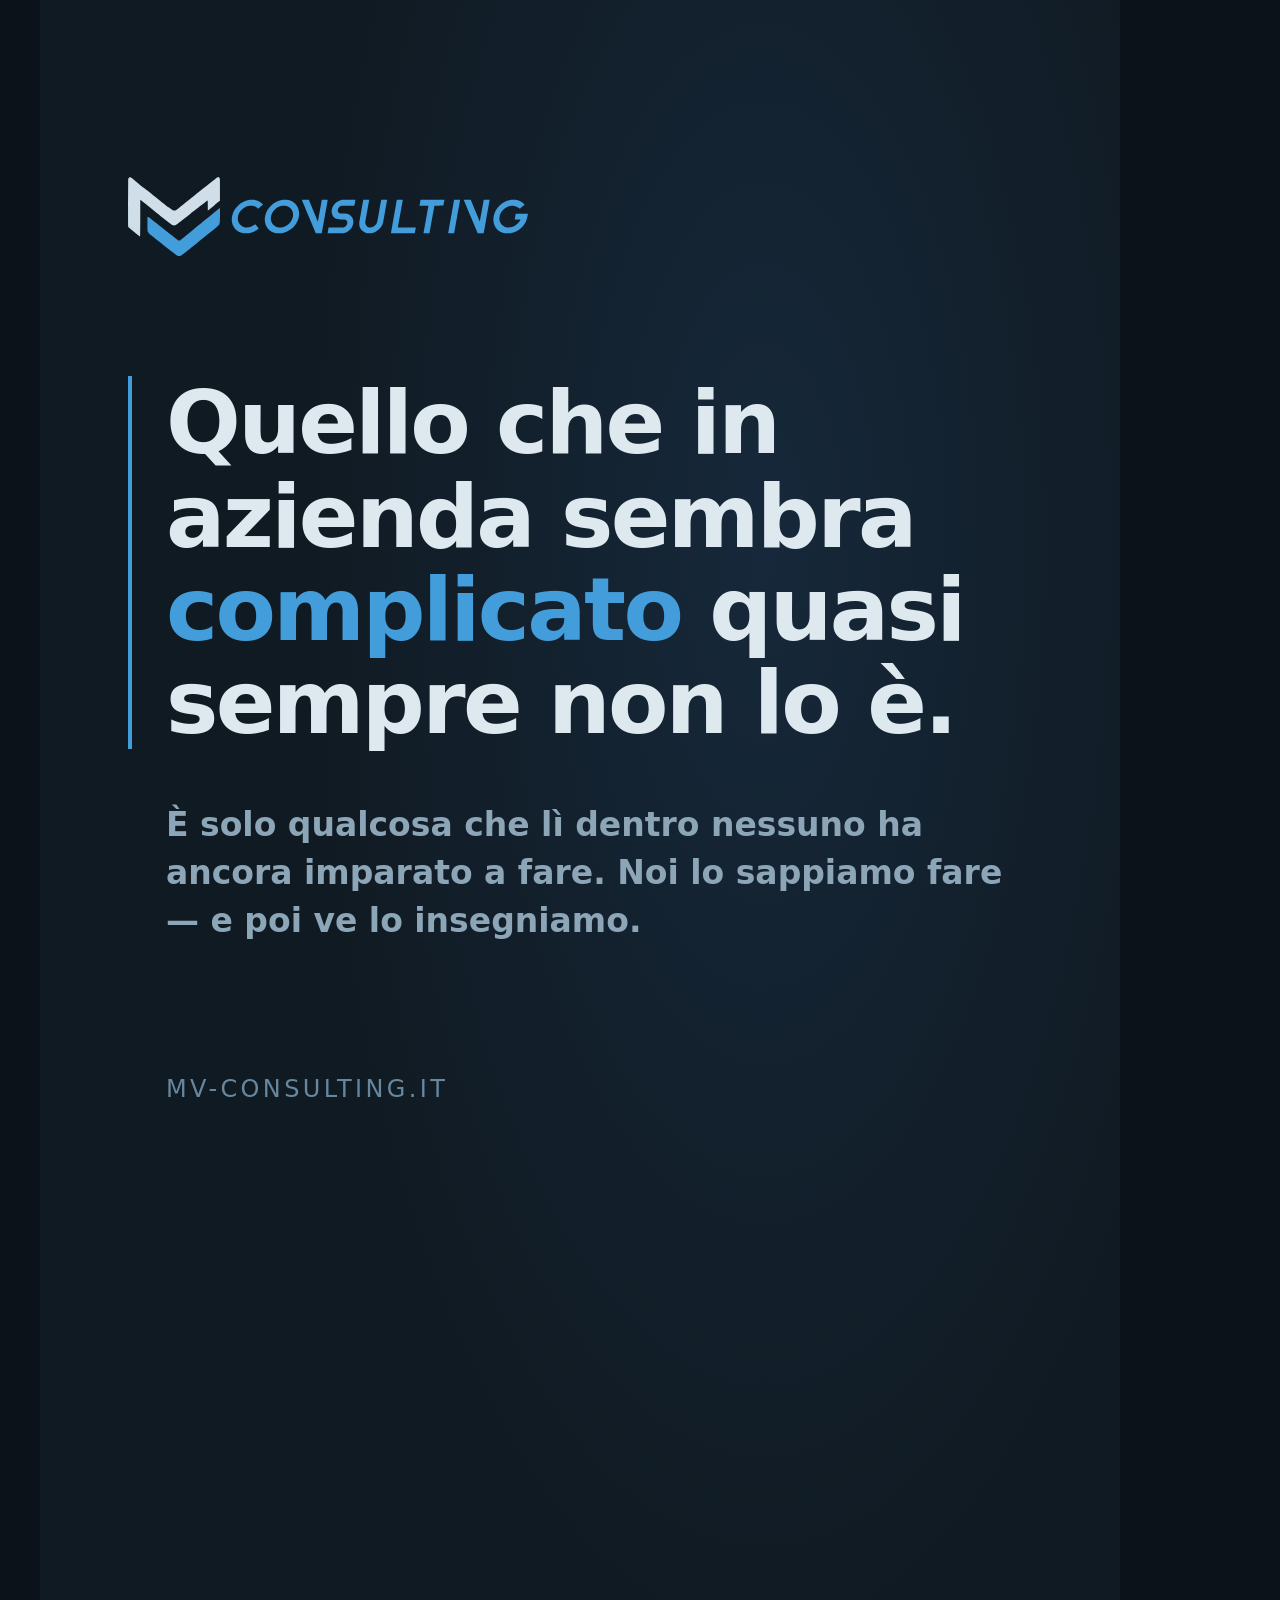
<file: tools/social.html>
<!doctype html>
<html lang="it">
<head>
<meta charset="utf-8">
<title>MV Consulting — grafiche per i social</title>
<!--
  Modelli delle immagini da usare nelle inserzioni e nei post.

  Come si usa senza installare niente: aprire questo file nel browser, scegliere
  il riquadro, farne uno screenshot alla dimensione indicata (in Chrome:
  strumenti per sviluppatori, tasto destro sul nodo .card, «Capture node
  screenshot»). Il testo si cambia direttamente qui sotto.

  Le immagini già esportate stanno qui accanto: social-quadrata.jpg (1200x1200)
  e social-storia.jpg (1080x1920). Si caricano a mano quando si pubblica un
  post, non servono al sito — questa cartella non viene pubblicata.
  L'unica immagine che il sito serve davvero è assets/img/og.jpg (1200x630),
  quella dei meta og:image.
-->
<style>
  *{box-sizing:border-box;}
  body{background:#0B1219; margin:0; padding:40px; display:flex; flex-wrap:wrap; gap:40px;
    font-family:"Avenir Next", Avenir, "Segoe UI", system-ui, sans-serif;}
  .card{
    position:relative; overflow:hidden; background:#101A22; color:#DDE8EF;
    display:flex; flex-direction:column; justify-content:center; flex:none;
  }
  /* l'onda scura in basso a destra, come nell'immagine di condivisione esistente */
  .card::after{
    content:""; position:absolute; right:-22%; top:-30%; width:110%; height:150%;
    border-radius:50%; background:radial-gradient(closest-side, #16283A, #101A22 78%);
  }
  .in{position:relative; z-index:1;}
  .logo{display:block;}
  .claim{font-weight:600; letter-spacing:-.03em; line-height:1.06; margin:0;
    border-left:4px solid #429DDA;}
  .claim em{font-style:normal; color:#429DDA;}
  .sub{color:#8CA5B7; font-weight:600; margin:0;}
  .site{color:#66879E; letter-spacing:.14em; text-transform:uppercase; margin:0;}

  /* 1200 x 1200 — post quadrato per Instagram, Facebook e LinkedIn */
  .q{width:1200px; height:1200px; padding:96px 92px;}
  .q .logo{width:420px; margin-bottom:96px;}
  .q .claim{font-size:82px; padding-left:34px; margin-bottom:44px;}
  .q .sub{font-size:31px; padding-left:38px; line-height:1.45; margin-bottom:96px;}
  .q .site{font-size:23px; padding-left:38px;}

  /* 1080 x 1920 — storia verticale */
  .s{width:1080px; height:1920px; padding:150px 88px;}
  .s .logo{width:400px; margin-bottom:120px;}
  .s .claim{font-size:88px; padding-left:34px; margin-bottom:52px;}
  .s .sub{font-size:33px; padding-left:38px; line-height:1.45;}
  .s .site{font-size:24px; padding-left:38px; margin-top:130px;}
</style>
</head>
<body>

<div class="card q" id="quadrata">
  <div class="in">
    <img class="logo" src="../assets/img/logo-negativo.svg" alt="MV Consulting">
    <p class="claim">Non esistono cose facili o difficili.<br>Solo cose che <em>sai fare</em>.</p>
    <p class="sub">Gestionali su misura, DPO e privacy, formazione.<br>Poi ve lo insegniamo.</p>
    <p class="site">mv-consulting.it</p>
  </div>
</div>

<div class="card s" id="storia">
  <div class="in">
    <img class="logo" src="../assets/img/logo-negativo.svg" alt="MV Consulting">
    <p class="claim">Quello che in azienda sembra <em>complicato</em> quasi sempre non lo è.</p>
    <p class="sub">È solo qualcosa che lì dentro nessuno ha ancora imparato a fare. Noi lo sappiamo fare — e poi ve lo insegniamo.</p>
    <p class="site">mv-consulting.it</p>
  </div>
</div>

</body>
</html>
</file>
<file: assets/css/style.css>
/* MV Consulting - mv-consulting.it
   Colori del marchio: #429DDA blu, #66879E ardesia. */

/* I fondi sono grigio carbone quasi neutro, non blu: il blu del marchio deve
   restare un accento che si nota: se lo si mette anche sotto, su ogni pannello e
   in ogni bordo, non risalta più niente e la pagina diventa fredda e piatta.
   Il calore torna dal testo (bianco appena avorio) e dall'ambra, usata solo per
   segnare il «prima», il lato del problema. */
/* Geist (Vercel, licenza OFL in assets/fonts/OFL.txt): ospitato qui, così il
   sito ha lo stesso carattere su Mac, Windows e Android e la CSP non cambia. */
@font-face{font-family:"Geist"; src:url("../fonts/geist.woff2") format("woff2");
  font-weight:100 900; font-style:normal; font-display:swap;}
@font-face{font-family:"Geist Mono"; src:url("../fonts/geist-mono.woff2") format("woff2");
  font-weight:100 900; font-style:normal; font-display:swap;}
:root{
  --font:"Geist", "Avenir Next", Avenir, "Segoe UI", system-ui, sans-serif;
  --mono:"Geist Mono", Menlo, "SF Mono", ui-monospace, monospace;
  --img-logo-neg:url("../img/logo-negativo.svg");
  --bg:#101315;
  --bg2:#14181B;
  --panel:#191E22;
  --panel2:#232A2F;
  --edge:#2E363C;
  --edge2:#3F484F;
  --text:#E9E7E3;
  --dim:#98A1A6;
  --body:#C3C8CB;
  --brand:#429DDA;
  --brand-d:#2E7BB0;
  --ink:#08131B;
  --ard:#7E888F;
  --warm:#D8A46A;
  --ok:#4FBFA0;
  --ko:#FF8A8A;
  /* bordo dei campi: almeno 3:1 sul loro fondo (WCAG 1.4.11), --edge2 arrivava a 1.7 */
  --field-edge:#6B757C;
  --maxw:1180px;
  --ease:cubic-bezier(.22,.68,.24,1);
  /* altezza della barra fissa: serve a far fermare le ancore sotto di essa */
  --navh:76px;
  color-scheme:dark;
}
*{box-sizing:border-box;}
html{scroll-behavior:smooth;}
@media (prefers-reduced-motion:reduce){html{scroll-behavior:auto;}}
body{
  background:var(--bg); color:var(--text); margin:0;
  font-family:var(--font);
  font-size:16px; line-height:1.55; -webkit-font-smoothing:antialiased;
  overflow-x:hidden;
}
/* Una grana appena percettibile sopra tutto: su fondi così scuri il colore
   piatto legge come una superficie di plastica, il pulviscolo gli dà materia e
   nasconde le bande dei gradienti. Sta sopra il contenuto ma non intercetta i
   clic, e non entra nella stampa. */
body::after{
  content:""; position:fixed; inset:0; z-index:100; pointer-events:none; opacity:.05;
  background-image:url("data:image/svg+xml,%3Csvg xmlns='http://www.w3.org/2000/svg' width='140' height='140'%3E%3Cfilter id='n'%3E%3CfeTurbulence type='fractalNoise' baseFrequency='.85' numOctaves='3'/%3E%3C/filter%3E%3Crect width='140' height='140' filter='url(%23n)'/%3E%3C/svg%3E");
}
@media print{body::after{display:none;}}
body.locked{overflow:hidden;}
a{color:inherit; text-decoration:none;}
h1,h2,h3,h4{margin:0; font-weight:600; letter-spacing:-.025em; text-wrap:balance;}
p{margin:0;}
img{max-width:100%; height:auto; display:block;}
.w{max-width:var(--maxw); margin:0 auto; padding:0 32px;}
.mono{font-family:var(--mono);}
:focus-visible{outline:2px solid var(--brand); outline-offset:3px; border-radius:2px;}

/* le ancore si fermavano sotto la barra fissa: il titolo finiva coperto */
[id]{scroll-margin-top:calc(var(--navh) + 14px);}

/* primo elemento tabulabile: salta la navigazione */
.skip{
  position:fixed; top:8px; left:8px; z-index:80; transform:translateY(-160%);
  background:var(--brand); color:var(--ink); font-weight:600; font-size:14px;
  padding:10px 16px; border-radius:7px; transition:transform .2s var(--ease);
}
.skip:focus{transform:none;}

/* Rivelazione allo scroll. Il contenuto si nasconde solo se c'e' un JS che poi
   lo rivela: la classe "js" la mette lo script in testa a index.html e la
   toglie se main.js non e' partito entro pochi secondi. Senza quella classe la
   pagina resta visibile — un errore o un blocco dello script non deve mai
   lasciare lo schermo vuoto. */
/* La comparsa usa `translate` e non `transform`: con transform, `.rv.in`
   (più specifico) annullava il sollevamento al passaggio del mouse di aree,
   passaggi e testimonianze, che sono tutte .rv. Per lo stesso motivo la
   transizione elenca anche quelle degli effetti delle schede. */
.js .rv{opacity:0; translate:0 18px;
  transition:opacity .7s var(--ease), translate .7s var(--ease), transform .3s var(--ease), border-color .3s var(--ease);}
.js .rv.in{opacity:1; translate:none;}
.js .rv.demo{transition:opacity .7s var(--ease), translate .7s var(--ease), transform .5s var(--ease), box-shadow .5s var(--ease);}
@media (prefers-reduced-motion:reduce){
  .js .rv, .js .rv.demo{opacity:1; translate:none; transition:none;}
}

/* ---------- barra di avanzamento pagina ---------- */
.prog{position:fixed; top:0; left:0; height:2px; width:0; background:var(--brand); z-index:60;}

/* ---------- navigazione ---------- */
header.nav{
  position:sticky; top:0; z-index:50; background:rgba(16,19,21,.85);
  backdrop-filter:saturate(140%) blur(14px); -webkit-backdrop-filter:saturate(140%) blur(14px);
  border-bottom:1px solid transparent; transition:border-color .3s, padding .3s;
}
header.nav.stuck{border-bottom-color:var(--edge);}
.nav-in{display:flex; align-items:center; justify-content:space-between; gap:24px; padding:20px 0; transition:padding .3s var(--ease);}
header.nav.stuck .nav-in{padding:13px 0;}
.brand{background-image:var(--img-logo-neg); background-size:contain; background-repeat:no-repeat;
  background-position:left center; width:176px; height:35px; flex:none; transition:width .3s var(--ease), height .3s var(--ease);}
header.nav.stuck .brand{width:150px; height:30px;}
.nav-links{display:flex; align-items:center; gap:26px; font-size:14px; color:var(--dim);}
.nav-links a{transition:color .2s;}
.nav-links a:hover{color:var(--text);}
.btn{
  display:inline-flex; align-items:center; justify-content:center; gap:9px;
  background:var(--brand); color:var(--ink); border:1px solid transparent;
  padding:11px 20px; border-radius:7px; font-weight:600; font-size:14px; min-height:44px;
  font-family:inherit; cursor:pointer; text-align:center;
  transition:transform .2s var(--ease), box-shadow .3s var(--ease), background .2s;
  box-shadow:0 0 0 0 rgba(66,157,218,0);
}
.btn.ghost{background:transparent; color:var(--text); border-color:var(--edge); box-shadow:none;}
.btn .arw{transition:transform .25s var(--ease);}
.btn:active{transform:translateY(1px);}
/* gli effetti al passaggio del mouse restano "appiccicati" sul touch: li diamo solo a chi ha un mouse */
@media (hover:hover){
  .btn:hover{transform:translateY(-1px); box-shadow:0 8px 26px -10px rgba(66,157,218,.85);}
  .btn.ghost:hover{border-color:var(--edge2); background:rgba(66,157,218,.07);}
  .btn:hover .arw{transform:translateX(3px);}
}

/* ---------- menu del telefono ---------- */
.burger{
  display:none; width:44px; height:44px; flex:none; align-items:center; justify-content:center;
  flex-direction:column; gap:5px; background:transparent; border:1px solid var(--edge);
  border-radius:9px; cursor:pointer; padding:0;
}
.burger span{display:block; width:18px; height:1.5px; background:var(--text); border-radius:2px;
  transition:transform .28s var(--ease), opacity .2s var(--ease);}
.burger[aria-expanded=true] span:nth-child(1){transform:translateY(6.5px) rotate(45deg);}
.burger[aria-expanded=true] span:nth-child(2){opacity:0;}
.burger[aria-expanded=true] span:nth-child(3){transform:translateY(-6.5px) rotate(-45deg);}
.menu{
  position:fixed; inset:var(--navh) 0 0; z-index:45; background:rgba(16,19,21,.97);
  backdrop-filter:blur(18px); -webkit-backdrop-filter:blur(18px);
  overflow-y:auto; overscroll-behavior:contain;
  opacity:0; transition:opacity .25s var(--ease);
}
.menu.open{opacity:1;}
.menu-in{display:flex; flex-direction:column; gap:2px; padding:22px 20px 40px; max-width:520px; margin:0 auto;}
.menu-in a:not(.btn){
  font-size:20px; padding:15px 4px; border-bottom:1px solid var(--edge); color:var(--text);
  display:flex; align-items:center; justify-content:space-between;
}
.menu-in a:not(.btn)::after{content:"→"; color:var(--brand); opacity:.55; font-size:15px;}
.menu-in .btn{margin-top:22px; font-size:16px; padding:14px 22px;}
.menu-in a.menu-mail{font-size:14px; color:var(--dim); border-bottom:0; margin-top:6px;}
.menu-in a.menu-mail::after{content:none;}
@media (max-width:900px){
  /* nella home il richiamo passa al menu e alla barra in basso; nelle pagine
     interne, che non hanno il menu, il pulsante deve restare visibile */
  .nav-links.desktop{display:none;}
  .nav-links a:not(.btn){display:none;}
  .burger{display:flex;}
}
@media (prefers-reduced-motion:reduce){.menu{transition:none;} .burger span{transition:none;}}

/* ---------- hero ---------- */
.hero{padding:74px 0 84px; position:relative; overflow:hidden;}
/* Due aloni invece di uno: il blu resta dietro il titolo, un'ambra molto diluita
   scalda l'angolo opposto. Basta a togliere l'effetto «monocromo freddo» senza
   che si veda un secondo colore. */
.hero::before{
  content:""; position:absolute; inset:-30% 0 auto -10%; height:620px; pointer-events:none;
  background:
    radial-gradient(60% 60% at 30% 40%, rgba(66,157,218,.13), transparent 70%),
    radial-gradient(42% 48% at 88% 8%, rgba(216,164,106,.07), transparent 72%);
}
/* la colonna del testo era più stretta della scheda: il titolo andava a sei righe
   e accanto restava un vuoto. Ora il peso delle due colonne è invertito. */
.hero-grid{display:grid; grid-template-columns:minmax(0,1.14fr) minmax(0,1fr); gap:0 52px; align-items:center; position:relative;
  grid-template-areas:"testo demo" "numeri demo";}
.hero-grid > :first-child{grid-area:testo;}
.hero-grid > .demo{grid-area:demo;}
.hero-grid > .stats{grid-area:numeri; align-self:start;}
.eyebrow{
  display:inline-flex; align-items:center; gap:10px; font-size:13px; letter-spacing:.1em;
  text-transform:uppercase; color:var(--brand); border:1px solid var(--edge); border-radius:999px;
  padding:6px 15px; margin-bottom:26px;
}
.hero h1{font-size:clamp(31px,4.4vw,54px); line-height:1.07; margin-bottom:24px;}
.hero h1 .grad{
  background:linear-gradient(96deg, var(--brand) 10%, #7FD0F2 90%);
  -webkit-background-clip:text; background-clip:text; color:transparent;
}
.hero .lede{font-size:18.5px; line-height:1.6; color:var(--body); max-width:47ch; margin-bottom:32px;}
.hero-cta{display:flex; gap:12px; flex-wrap:wrap; margin-bottom:38px;}
.stats{display:grid; grid-template-columns:repeat(3,auto); gap:34px; justify-content:start;
  border-top:1px solid var(--edge); padding-top:24px;}
.stat b{display:block; font-size:29px; font-weight:600; letter-spacing:-.03em; font-variant-numeric:tabular-nums; line-height:1.1;}
.stat span{font-size:13px; color:var(--dim);}
/* su telefono restano tre colonne, con la didascalia sotto la cifra: messa a
   fianco, con la cifra in una colonna fissa, sembravano una tabella */
@media (max-width:620px){
  .stats{gap:16px; padding-top:20px;}
  .stat b{font-size:26px;}
}

/* ---------- demo trasformazione ---------- */
.demo{background:var(--panel); border:1px solid var(--edge); border-radius:14px; overflow:hidden;
  box-shadow:0 40px 90px -50px rgba(0,0,0,.9);}
.demo-head{display:flex; justify-content:space-between; align-items:center; gap:14px; padding:13px 18px; border-bottom:1px solid var(--edge);
  font-size:13px; letter-spacing:.08em; text-transform:uppercase; color:var(--dim);}
.demo-head b{color:var(--text); font-weight:600;}
.demo-stage{position:relative; height:clamp(268px,54vw,330px); background:
  linear-gradient(180deg, rgba(66,157,218,.05), transparent 60%), var(--bg2);}
.demo-stage canvas{display:block; width:100%; height:100%;}
.demo-tags{position:absolute; inset:0; pointer-events:none;}
.demo-tag{position:absolute; top:14px; font-size:13px; letter-spacing:.06em; text-transform:uppercase;
  padding:4px 10px; border-radius:4px; background:rgba(16,19,21,.55);
  transition:opacity .45s var(--ease), transform .45s var(--ease);}
.demo-tag.a{left:16px; color:var(--warm); border:1px solid rgba(216,164,106,.34);}
.demo-tag.b{right:16px; color:var(--brand); border:1px solid rgba(66,157,218,.45);}
/* sotto i 560px le due etichette si accavallavano: la seconda scende in basso */
@media (max-width:560px){
  .demo-tag{font-size:13px; letter-spacing:.04em; padding:4px 8px;}
  .demo-tag.b{top:auto; bottom:14px; right:16px;}
}
.demo-foot{padding:15px 18px 18px; border-top:1px solid var(--edge);}
.scrub{display:flex; align-items:center; gap:14px;}
.scrub label{font-size:13px; letter-spacing:.08em; text-transform:uppercase; color:var(--dim); white-space:nowrap;}
/* la barra è alta 4px ma l'area toccabile deve restare grande: si usa il riempimento */
input[type=range]{
  -webkit-appearance:none; appearance:none; flex:1; min-width:0; height:24px; padding:10px 0;
  border-radius:3px; background:var(--panel2); background-clip:content-box;
  outline-offset:2px; cursor:pointer;
}
input[type=range]::-webkit-slider-thumb{
  -webkit-appearance:none; width:17px; height:17px; border-radius:50%; background:var(--brand);
  border:3px solid var(--panel); cursor:grab; box-shadow:0 0 0 1px var(--brand);
}
input[type=range]::-moz-range-thumb{
  width:14px; height:14px; border-radius:50%; background:var(--brand); border:3px solid var(--panel); cursor:grab;
}
.demo-note{margin-top:11px; font-size:13px; line-height:1.5; color:var(--dim);}

/* ---------- sezioni ---------- */
/* `clip` e non `hidden`: taglia quello che sborda (l'alone dei progetti arriva a
   14vw oltre il testo) senza rendere la sezione un contenitore di scorrimento,
   che romperebbe l'header sticky. */
section{padding:88px 0; overflow-x:clip;}
/* L'header bloccato è alto 71 px: senza questo margine il titolo della sezione
   finisce sotto la barra ogni volta che si tocca una voce del menu. */
section[id], main[id]{scroll-margin-top:90px;}
.sec-head{display:flex; justify-content:space-between; align-items:flex-end; gap:30px; flex-wrap:wrap; margin-bottom:40px;}
.kicker{font-size:10.5px; letter-spacing:.16em; text-transform:uppercase; color:var(--brand); margin-bottom:14px;}
.sec-head h2{font-size:clamp(26px,3.3vw,38px); line-height:1.12; max-width:19ch;}
.sec-head p{color:var(--dim); max-width:40ch; font-size:15px;}

/* aree */
.areas{display:grid; grid-template-columns:repeat(4,minmax(0,1fr)); gap:16px;}
.area{
  background:var(--panel); border:1px solid var(--edge); border-radius:12px; padding:26px 22px 24px;
  position:relative; overflow:hidden; transition:border-color .3s var(--ease), transform .3s var(--ease);
}
.area::after{content:""; position:absolute; left:0; right:0; top:0; height:2px; background:var(--brand);
  transform:scaleX(0); transform-origin:left; transition:transform .45s var(--ease);}
@media (hover:hover){
  .area:hover{border-color:var(--edge2); transform:translateY(-3px);}
  .area:hover::after{transform:scaleX(1);}
}
.area h3{font-size:18px; margin-bottom:10px;}
.area p{font-size:13.5px; line-height:1.6; color:var(--body); margin-bottom:16px;}
.area ul{margin:0; padding:0; list-style:none; font-size:12.5px; color:var(--dim); line-height:2;}
.area li{padding-left:15px; position:relative;}
.area li::before{content:""; position:absolute; left:0; top:11px; width:6px; height:1px; background:var(--brand);}
.area.hi{border-color:rgba(66,157,218,.55); background:linear-gradient(180deg, rgba(66,157,218,.07), transparent 45%), var(--panel);}

/* video sotto le aree: muto, parte quando è in vista e si ferma quando esce */
.film{position:relative; margin:40px 0 0; border:1px solid var(--edge); border-radius:12px; overflow:hidden;
  background:var(--panel); box-shadow:0 30px 60px -30px rgba(0,0,0,.7); aspect-ratio:16/9;}
.film video{display:block; width:100%; height:100%; object-fit:cover;}
.film-btn{position:absolute; right:14px; bottom:14px; width:40px; height:40px; border-radius:50%; cursor:pointer;
  border:1px solid rgba(255,255,255,.25); background:rgba(16,19,21,.6); backdrop-filter:blur(6px);
  display:grid; place-items:center; transition:border-color .2s var(--ease);}
.film-btn:hover{border-color:var(--brand);}
.film-btn:focus-visible{outline:2px solid var(--brand); outline-offset:3px;}
/* triangolo = avvia, due barre = metti in pausa */
.film-btn span{width:0; height:0; margin-left:3px; border-style:solid; border-width:7px 0 7px 12px;
  border-color:transparent transparent transparent var(--text);}
.film.play .film-btn span{width:10px; height:14px; margin:0; border:0;
  border-left:3px solid var(--text); border-right:3px solid var(--text);}

/* progetti - ogni fascia prende i colori del progetto */
/* l'alone di ogni fascia deborda di 14vw per lato: senza questo taglio allargava
   il documento di una quarantina di pixel e la pagina scorreva in orizzontale. */
#progetti{overflow-x:clip;}
.case{
  --p:var(--brand); --p2:var(--brand); --tint:rgba(66,157,218,.07);
  /* --p-text: lo stesso colore schiarito quanto basta per i testi piccoli (≥4.5:1
     su pannello e alone). Barre, pallini e bordi restano col colore del cliente. */
  --p-text:var(--p);
  position:relative; border-top:1px solid var(--edge); padding:64px 0;
}
.case:first-of-type{border-top:0;}
.case::before{
  content:""; position:absolute; left:-14vw; right:-14vw; top:0; height:340px; pointer-events:none;
  background:radial-gradient(46% 100% at 32% 0%, var(--tint), transparent 72%);
}
.case > *{position:relative;}
.case-top{display:grid; grid-template-columns:minmax(0,1fr) minmax(0,1.45fr); gap:52px; align-items:start;}
.case-id{display:flex; align-items:baseline; gap:14px; margin-bottom:14px;}
.case-id .kind{font-size:11px; letter-spacing:.13em; text-transform:uppercase; color:var(--dim);}

/* campioni della palette del progetto */
.pal{display:flex; align-items:center; gap:12px; margin-top:22px; padding-top:16px; border-top:1px solid var(--edge);}
.pal .lab{font-size:10px; letter-spacing:.13em; text-transform:uppercase; color:var(--dim);}
.pal .sw{display:flex; gap:7px;}
.pal .sw i{width:19px; height:19px; border-radius:5px; display:block; box-shadow:inset 0 0 0 1px rgba(255,255,255,.14);}
.case-logo{display:block; height:36px; width:auto; max-width:min(100%,210px); margin:0 0 18px;}
/* uno stemma quasi quadrato a 36 px sarebbe illeggibile: gli si dà l'altezza
   che serve perché pesi quanto un logotipo disteso. */
.case-logo.stemma{height:56px;}
.case h3{font-size:clamp(25px,3vw,33px); line-height:1.1; margin-bottom:10px;}
.case .role{color:var(--dim); font-size:14.5px; margin-bottom:26px;}
.spec{border-top:1px solid var(--edge);}
/* prima era un flex senza min-width: su telefono i valori lunghi uscivano dalla scheda */
.spec div{display:grid; grid-template-columns:auto minmax(0,1fr); gap:14px; align-items:baseline;
  padding:9px 0; border-bottom:1px solid rgba(46,54,60,.6); font-size:12.5px;}
.spec span{color:var(--dim);}
.spec b{font-weight:600; font-variant-numeric:tabular-nums; text-align:right; min-width:0; overflow-wrap:break-word;}
.ba{display:grid; grid-template-columns:1fr 1fr; gap:0; border:1px solid var(--edge); border-radius:12px; overflow:hidden; margin-bottom:26px;}
.ba > div{padding:20px 22px;}
.ba .before{background:linear-gradient(180deg, rgba(216,164,106,.06), transparent 60%), var(--bg2); border-right:1px solid var(--edge);}
.ba .after{background:linear-gradient(180deg, var(--tint), transparent), var(--panel);}
.ba h4{font-size:10px; letter-spacing:.16em; text-transform:uppercase; margin-bottom:10px;}
.ba .before h4{color:var(--warm);} .ba .after h4{color:var(--p-text);}
.ba p{font-size:13.5px; line-height:1.6; color:var(--body);}
.case-body > p{font-size:15.5px; line-height:1.7; color:var(--body); margin-bottom:18px; max-width:64ch;}
.viz{margin-top:26px; background:var(--panel); border:1px solid var(--edge); border-radius:12px; overflow:hidden;}
.viz-head{display:flex; justify-content:space-between; padding:11px 16px; border-bottom:1px solid var(--edge);
  font-size:10px; letter-spacing:.12em; text-transform:uppercase; color:var(--dim);
  background:linear-gradient(90deg, var(--tint), transparent 65%);}
.viz-head span:last-child{color:var(--p-text);}
.viz-body{padding:20px 16px;}
.case h3{position:relative;}
.case h3::before{content:""; position:absolute; left:-18px; top:.28em; bottom:.22em; width:3px;
  border-radius:2px; background:var(--p);}
@media (max-width:820px){.case h3::before{display:none;}}
.case.klubia h3::before{background:linear-gradient(180deg,#EC4899,#8B5CF6 55%,#00E5FF);}
.case.klubia .viz-head{background:linear-gradient(90deg, rgba(236,72,153,.13), rgba(139,92,246,.10) 42%, transparent 78%);}

/* viz 2 - pratica che si ordina */
.flow{display:flex; align-items:center; gap:8px; flex-wrap:wrap;}
.flow .st{
  flex:1; min-width:78px; background:var(--panel2); border:1px solid var(--edge); border-radius:7px;
  padding:11px 10px; font-size:11px; text-align:center; color:var(--dim);
  transform:translateY(10px) rotate(var(--r)); opacity:.35;
  transition:transform .6s var(--ease), opacity .6s var(--ease), border-color .6s, color .6s;
}
.viz.in .flow .st{transform:none; opacity:1; border-color:var(--edge2); color:var(--text);}
.viz.in .flow .st:last-child{border-color:var(--p); color:var(--p-text);}
.flow .ar{color:var(--dim); font-size:12px;}

/* viz 3 - moduli */
.mods{display:grid; grid-template-columns:repeat(4,1fr); gap:8px;}
.mod{border:1px solid var(--edge); border-radius:7px; padding:11px 12px; font-size:11.5px; color:var(--dim);
  display:flex; align-items:center; gap:8px; transition:border-color .5s var(--ease), color .5s var(--ease), background .5s;}
.mod i{width:7px; height:7px; border-radius:50%; background:var(--edge2); transition:background .5s var(--ease), box-shadow .5s;}
.viz.in .mod.on{border-color:color-mix(in srgb, var(--p) 55%, transparent); color:var(--text); background:var(--tint);}
.viz.in .mod.on i{background:var(--p); box-shadow:0 0 10px color-mix(in srgb, var(--p) 75%, transparent);}
.viz.in .mod.on:nth-child(3) i{background:var(--p2); box-shadow:0 0 10px color-mix(in srgb, var(--p2) 75%, transparent);}
.viz.in .mod.on:nth-child(5) i{background:var(--p3, var(--p)); box-shadow:0 0 10px color-mix(in srgb, var(--p3, var(--p)) 75%, transparent);}

/* passaggio di competenza */
.handover{background:var(--bg2); border-top:1px solid var(--edge); border-bottom:1px solid var(--edge);}
.steps{display:grid; grid-template-columns:repeat(3,minmax(0,1fr)); gap:18px; margin-bottom:44px;}
.step{background:var(--panel); border:1px solid var(--edge); border-radius:12px; padding:24px 22px;}
.step h3{font-size:17.5px; margin-bottom:9px;}
.step p{font-size:13.5px; line-height:1.6; color:var(--body);}
.transfer{border:1px solid var(--edge); border-radius:12px; background:var(--panel); overflow:hidden;}
@media (max-width:820px){
  .steps{grid-template-columns:1fr;}
}

/* founder */
.founder{background:var(--bg2); border-top:1px solid var(--edge); border-bottom:1px solid var(--edge);}
.founder-grid{display:grid; grid-template-columns:minmax(0,.82fr) minmax(0,1.18fr); gap:56px; align-items:center;}
/* il ritratto era uno sfondo CSS: come <img> il browser sceglie WebP e la
   versione @2x solo quando servono, e il motore di ricerca vede la fotografia. */
.portrait{position:relative; margin:0; border-radius:12px; overflow:hidden; background:#000; aspect-ratio:1/1;}
.portrait img{width:100%; height:100%; object-fit:cover; object-position:center top;}
.portrait::after{content:""; position:absolute; inset:0; pointer-events:none;
  background:linear-gradient(200deg, rgba(66,157,218,.10), transparent 55%);}
@media (max-width:820px){.portrait{max-width:380px;}}
.founder blockquote{margin:0 0 20px; font-size:20px; line-height:1.5; color:var(--text); border-left:2px solid var(--brand); padding-left:20px;}
.founder p{color:var(--dim); font-size:15.5px; line-height:1.7; margin-bottom:14px; max-width:56ch;}
.founder b{color:var(--text);}
.sign{margin-top:24px; font-size:11.5px; letter-spacing:.1em; text-transform:uppercase; color:var(--brand);}

/* testimonial */
.quotes{display:grid; grid-template-columns:repeat(3,minmax(0,1fr)); gap:16px;}
.quote{background:var(--panel); border:1px solid var(--edge); border-radius:12px; padding:24px; transition:border-color .3s;}
.quote p{font-size:14px; line-height:1.62; color:var(--body); margin-bottom:16px;}
.quote cite{font-style:normal; font-size:12px; color:var(--dim);}
.quote cite b{display:block; color:var(--text); font-weight:600; font-size:13.5px;}

/* domande frequenti */
.faq{background:var(--bg2); border-top:1px solid var(--edge);}
.faq-list{border-top:1px solid var(--edge);}
.qa{border-bottom:1px solid var(--edge);}
.qa summary{
  display:flex; align-items:flex-start; gap:16px; justify-content:space-between;
  padding:19px 2px; cursor:pointer; list-style:none; font-size:16.5px; font-weight:600;
  color:var(--text); transition:color .2s;
}
.qa summary::-webkit-details-marker{display:none;}
.qa summary::after{
  content:""; flex:none; width:11px; height:11px; margin-top:7px; border-right:1.6px solid var(--brand);
  border-bottom:1.6px solid var(--brand); transform:rotate(45deg); transition:transform .3s var(--ease);
}
.qa[open] summary::after{transform:rotate(-135deg);}
.qa p{padding:0 40px 22px 2px; color:var(--body); font-size:15px; line-height:1.72; max-width:78ch;}
@media (hover:hover){.qa summary:hover{color:var(--brand);}}
@media (max-width:560px){
  .qa summary{font-size:15.5px; padding:17px 2px;}
  .qa p{padding-right:0; font-size:14.5px;}
}

/* chiusura */
.end{position:relative; overflow:hidden;}
.end::before{content:""; position:absolute; inset:auto -20% -60% 20%; height:520px;
  background:radial-gradient(50% 50% at 50% 50%, rgba(66,157,218,.12), transparent 70%); pointer-events:none;}
.end-in{position:relative; display:grid; grid-template-columns:minmax(0,1fr) minmax(0,1.05fr); gap:48px; align-items:center;}
.end h2{font-size:clamp(27px,3.8vw,46px); line-height:1.1; max-width:17ch;}
.end p{color:var(--body); margin-top:18px; max-width:44ch;}

/* modulo di contatto */
.form{background:var(--panel); border:1px solid var(--edge); border-radius:14px; padding:26px;}
.form .row{display:grid; grid-template-columns:1fr 1fr; gap:14px; margin-bottom:14px;}
.field{display:flex; flex-direction:column; gap:6px;}
.field label{font-size:10.5px; letter-spacing:.13em; text-transform:uppercase; color:var(--dim);}
.field input, .field textarea{
  background:var(--bg2); border:1px solid var(--edge); border-radius:8px; color:var(--text);
  font:inherit; font-size:14.5px; padding:11px 13px; transition:border-color .2s;
}
.field input:focus, .field textarea:focus{border-color:var(--brand); outline:none;}
.field textarea{resize:vertical; min-height:104px;}
.consent{display:flex; gap:10px; align-items:flex-start; margin:16px 0 18px; font-size:12.5px; color:var(--dim);}
.consent input{margin-top:2px; accent-color:var(--brand); width:15px; height:15px; flex:none;}
.consent a{color:var(--brand); text-decoration:underline; text-underline-offset:2px;}
/* obbligatori e facoltativi detti prima dell'invio, non scoperti dopo.
   `.form` davanti: `.end p` (colore, margine, 44ch) vinceva per specificità */
.form .form-note{font-size:13px; color:var(--dim); margin:0 0 16px; max-width:none;}
.req{color:var(--brand); font-weight:600;}
.field label .opt{text-transform:none; letter-spacing:0;}
/* errore accanto al campo, collegato con aria-describedby: la bolla del browser
   spariva dopo un attimo e ne mostrava uno alla volta */
.form .field-err{font-size:13px; line-height:1.4; color:var(--ko); margin:0; max-width:none;}
.field-err::before{content:"! "; font-weight:700;}
.form .consent-err{margin:-8px 0 16px;}
.field [aria-invalid=true]{border-color:var(--ko);}
.field [aria-invalid=true]:focus{border-color:var(--ko); box-shadow:0 0 0 4px rgba(255,138,138,.16);}
.btn:disabled{opacity:.6; cursor:progress; transform:none; box-shadow:none;}
/* campo esca. Prima stava a left:-9999px e allargava la pagina di 35px in orizzontale;
   con clip-path resta invisibile senza toccare le dimensioni del documento. */
.hp{position:absolute; width:1px; height:1px; padding:0; margin:-1px; overflow:hidden;
  clip-path:inset(50%); white-space:nowrap; border:0;}
.form-msg{margin-top:14px; font-size:13.5px; display:none;}
.form-msg.ok{display:block; color:var(--ok);}
.form-msg.ko{display:block; color:var(--ko);}
.form-msg:focus{outline:none;}
@media (max-width:820px){
  .form .row{grid-template-columns:1fr;}
  /* sotto i 16px iOS ingrandisce la pagina appena si tocca il campo */
  .field input, .field textarea{font-size:16px;}
}

footer{border-top:1px solid var(--edge); background:var(--bg2); padding:52px 0 30px; margin-top:10px;}
/* la spaziatura verticale va scritta con la specificità di `footer .foo`: le
   colonne sono anche `.w`, e la regola `.w{padding:0 20px}` sotto gli 820 px
   azzererebbe un padding verticale dichiarato con la sola classe. */
footer .foot-top{display:grid; grid-template-columns:1.55fr 1fr 1.25fr 1.15fr; gap:44px; padding-bottom:34px;}
.foot-brand{display:block; background-image:var(--img-logo-neg); background-size:contain; background-repeat:no-repeat; width:158px; height:32px;}
.foot-id p{margin-top:14px; max-width:34ch;}
.foot-col{font-size:13.5px; line-height:1.7; color:var(--body); min-width:0;}
.foot-col h4{font-size:10.5px; letter-spacing:.14em; text-transform:uppercase; color:var(--dim); margin-bottom:13px;}
.foot-col a{color:var(--body); border-bottom:1px solid var(--edge2); transition:color .2s, border-color .2s;}
.foot-col a:hover{color:var(--brand); border-color:var(--brand);}
.foot-col p + p{margin-top:11px;}
.foot-dl{margin:0; display:grid; gap:8px;}
.foot-dl div{display:flex; justify-content:space-between; align-items:baseline; gap:14px;}
.foot-dl dt{color:var(--dim); font-size:12.5px; flex:none;}
.foot-dl dd{margin:0; text-align:right; font-size:13px;}
.foot-social{
  display:inline-flex; align-items:center; gap:9px; margin-top:18px;
  border:1px solid var(--edge); border-bottom-color:var(--edge); border-radius:999px;
  padding:8px 15px; font-size:13px; color:var(--body);
  transition:border-color .2s, color .2s, transform .2s var(--ease);
}
.foot-col a.foot-social:hover{border-color:var(--brand); color:var(--brand); transform:translateY(-1px);}
.foot-social svg{width:15px; height:15px; fill:currentColor; flex:none;}
footer .foot-in{
  display:flex; justify-content:space-between; align-items:center; gap:22px; flex-wrap:wrap;
  border-top:1px solid var(--edge); padding-top:22px; font-size:12.5px; color:var(--dim);
}
.foot-in a{color:var(--dim); text-decoration:underline; text-underline-offset:3px; text-decoration-color:var(--edge2);}
.foot-in a:hover{color:var(--brand);}
/* «Preferenze cookie»: è un <button> perché deve chiamare Cookiebot, ma nel piè
   di pagina deve leggersi come gli altri collegamenti accanto a cui sta. */
.linkish{
  background:none; border:0; padding:0; font:inherit; cursor:pointer; text-align:left;
  color:var(--dim); text-decoration:underline; text-underline-offset:3px;
  text-decoration-color:var(--edge2);
}
.linkish:hover{color:var(--brand);}

/* ---------- richiamo fisso sul telefono ---------- */
.cta-bar{
  position:fixed; left:0; right:0; bottom:0; z-index:44; display:none; align-items:center; gap:14px;
  justify-content:space-between; padding:12px 20px calc(12px + env(safe-area-inset-bottom));
  background:rgba(20,24,27,.94); backdrop-filter:blur(14px); -webkit-backdrop-filter:blur(14px);
  border-top:1px solid var(--edge); transform:translateY(110%); transition:transform .35s var(--ease);
}
.cta-bar.show{transform:none;}
.cta-bar span{font-size:13.5px; color:var(--dim); line-height:1.35;}
.cta-bar .btn{flex:none; padding:11px 17px;}
@media (max-width:820px){.cta-bar{display:flex;}}
@media (prefers-reduced-motion:reduce){.cta-bar{transition:none;}}

/* ---------- dichiarazione dei cookie generata da Cookiebot ----------
   Il riquadro arriva da cd.js con il suo stile chiaro: qui viene riportato
   nei colori del sito, senza toccare la struttura che genera Cookiebot. */
#CookiebotDeclaration{margin:6px 0 26px; font-size:14px;}
.CookieDeclaration{color:var(--body);}
.CookieDeclarationType{
  background:var(--panel); border:1px solid var(--edge) !important; border-radius:10px;
  padding:16px 18px; margin-bottom:14px;
}
.CookieDeclarationTypeHeader{color:var(--text); font-weight:600;}
.CookieDeclarationTypeDescription{color:var(--dim); font-size:13.5px;}
.CookieDeclarationTable{width:100%; font-size:12.5px;}
.CookieDeclarationTableHeader{color:var(--dim); border-bottom:1px solid var(--edge) !important;}
.CookieDeclarationTableCell{border-bottom:1px solid rgba(46,54,60,.6) !important; color:var(--body);}
.CookieDeclarationDialogText, .CookieDeclarationIntro{color:var(--dim);}
#CookiebotDeclaration a{color:var(--brand);}

/* ---------- banner del consenso (Cookiebot) ----------
   Cookiebot disegna il banner con il proprio tema chiaro: qui viene riportato
   nei colori del sito. Accetta e rifiuta hanno lo stesso peso visivo di
   proposito — un pulsante pieno accanto a uno scarico è il classico modo di
   spingere verso il consenso, e le autorità lo contestano.

   Attenzione: questi identificativi sono il DOM interno di Cookiebot e possono
   cambiare con i loro aggiornamenti. Se un giorno il banner torna chiaro, la
   causa e' qui, non nel pannello. */
#CybotCookiebotDialog{
  background:var(--panel) !important; color:var(--body) !important;
  border:1px solid var(--edge) !important; border-radius:14px !important;
  box-shadow:0 40px 90px -40px rgba(0,0,0,.9) !important;
  font-family:var(--font) !important;
}
#CybotCookiebotDialogBodyContentTitle{color:var(--text) !important; font-weight:600 !important;}
#CybotCookiebotDialogBodyContentText, #CybotCookiebotDialogDetailBodyContentTextAbout{color:var(--dim) !important;}
#CybotCookiebotDialogBodyContentText a, #CybotCookiebotDialogBodyLevelButtonLevelOptinAllowallSelection{color:var(--brand) !important;}
#CybotCookiebotDialogPoweredByText, #CybotCookiebotDialogPoweredbyLink{opacity:.5 !important;}

/* i tre pulsanti, identici fra loro */
#CybotCookiebotDialogBodyLevelButtonLevelOptinAllowAll,
#CybotCookiebotDialogBodyLevelButtonLevelOptinAllowallSelection,
#CybotCookiebotDialogBodyButtonDecline,
#CybotCookiebotDialogBodyLevelButtonAccept,
#CybotCookiebotDialogBodyLevelButtonCustomize{
  background:transparent !important; color:var(--text) !important;
  border:1px solid var(--edge2) !important; border-radius:7px !important;
  font-weight:600 !important; font-size:14px !important; min-height:44px !important;
  padding:11px 20px !important; opacity:1 !important;
}
#CybotCookiebotDialogBodyLevelButtonLevelOptinAllowAll:hover,
#CybotCookiebotDialogBodyLevelButtonLevelOptinAllowallSelection:hover,
#CybotCookiebotDialogBodyButtonDecline:hover{
  border-color:var(--brand) !important; color:var(--brand) !important;
}

/* schede delle categorie e caselle di spunta */
#CybotCookiebotDialogNav, #CybotCookiebotDialogDetailBodyContentTabs{border-color:var(--edge) !important;}
.CybotCookiebotDialogNavItemLink{color:var(--dim) !important; border-color:transparent !important;}
.CybotCookiebotDialogNavItemLink.CybotCookiebotDialogActive{color:var(--text) !important; border-color:var(--brand) !important;}
.CybotCookiebotDialogBodyLevelButtonDescription, #CybotCookiebotDialogDetailBodyContentCookieContainerTypes{color:var(--body) !important;}
.CybotCookiebotDialogDetailBodyContentCookieTypeTable, .CybotCookiebotDialogDetailBodyContentCookieProvider{color:var(--body) !important;}
input[type=checkbox].CybotCookiebotDialogBodyLevelButton{accent-color:var(--brand) !important;}
#CybotCookiebotDialogBodyEdgeMoreDetails a{color:var(--brand) !important;}

@media (max-width:960px){
  footer .foot-top{grid-template-columns:1fr 1fr; gap:34px 40px;}
  .foot-id{grid-column:1 / -1;}
}
@media (max-width:560px){
  footer .foot-top{grid-template-columns:1fr;}
  .foot-dl div{justify-content:flex-start;}
  .foot-dl dd{text-align:left;}
}

@media (max-width:960px){
  .areas{grid-template-columns:1fr 1fr;}
  .quotes{grid-template-columns:1fr;}
  .foot-in{grid-template-columns:1fr 1fr; gap:28px;}
}
@media (max-width:820px){
  :root{--navh:66px;}
  .w{padding:0 20px;}
  .hero{padding:36px 0 56px;}
  .hero-grid,.case-top,.founder-grid,.end-in{grid-template-columns:1fr; gap:34px;}
  .hero-grid{grid-template-areas:"testo" "demo" "numeri";}
  .hero-cta{margin-bottom:0;}
  .areas{grid-template-columns:1fr;}
  .ba{grid-template-columns:1fr;}
  .ba .before{border-right:0; border-bottom:1px solid var(--edge);}
  section{padding:58px 0;}
  .mods{grid-template-columns:1fr 1fr;}
  /* la barra fissa in basso non deve coprire la fine della pagina */
  footer{padding-bottom:96px;}
  .case{padding:44px 0;}
  .sec-head{margin-bottom:30px;}
}
@media (max-width:560px){
  .foot-in{grid-template-columns:1fr; gap:24px;}
  .hero-cta{gap:10px;}
  .hero-cta .btn{width:100%;}
  .flow{gap:6px;}
  .flow .st{min-width:calc(50% - 18px);}
  .cta-bar span{font-size:12.5px;}
}
/* nav compatta sui telefoni piccoli: a 320px logo e pulsante non ci stavano insieme */
@media (max-width:400px){
  .brand{width:140px; height:28px;}
  header.nav.stuck .brand{width:124px; height:25px;}
  .nav-in{gap:12px;}
}

/* ---------- rifinitura: profondità e risposta al puntatore ----------
   Tutto quello che segue aggiunge materia e reazione, non contenuto: se lo
   script non parte, o il movimento è ridotto, la pagina resta quella di sopra.
   Le luci che seguono il puntatore esistono solo con un mouse (hover:hover). */

/* hero: griglia tecnica che sfuma e luce sotto il puntatore */
.hero-bg{position:absolute; inset:0; pointer-events:none;}
.hero-bg::before{
  content:""; position:absolute; inset:0;
  background-image:linear-gradient(rgba(233,231,227,.045) 1px, transparent 1px),
                   linear-gradient(90deg, rgba(233,231,227,.045) 1px, transparent 1px);
  background-size:56px 56px; background-position:-1px -1px;
  -webkit-mask-image:radial-gradient(70% 70% at 40% 30%, #000 20%, transparent 75%);
          mask-image:radial-gradient(70% 70% at 40% 30%, #000 20%, transparent 75%);
}
.hero-bg::after{
  content:""; position:absolute; inset:0; opacity:0; transition:opacity .6s var(--ease);
  background:radial-gradient(420px circle at var(--hx,40%) var(--hy,30%), rgba(66,157,218,.11), transparent 65%);
}
.hero.lit .hero-bg::after{opacity:1;}
.hero::before{animation:deriva 22s ease-in-out infinite alternate;}
@keyframes deriva{
  0%{transform:translate3d(0,0,0) scale(1);}
  100%{transform:translate3d(4%,6%,0) scale(1.08);}
}

/* titolo: le parole salgono una alla volta (main.js le separa) */
.hero h1.split .grad{background:none; color:inherit;}
/* niente filter:blur: costa a ogni fotogramma e ritarda la LCP, che qui è il titolo */
.hero h1 .wd{display:inline-block; opacity:0; transform:translateY(.45em);
  transition:opacity .6s var(--ease), transform .7s var(--ease);
  transition-delay:calc(var(--i) * 30ms + 40ms);}
.hero h1 .wd.g{background:linear-gradient(96deg, var(--brand) 10%, #7FD0F2 90%);
  -webkit-background-clip:text; background-clip:text; color:transparent; padding-bottom:.06em;}
.hero h1.in .wd{opacity:1; transform:none;}

/* scheda dimostrativa: si inclina appena verso il puntatore */
.demo{transition:transform .5s var(--ease), box-shadow .5s var(--ease); transform-style:preserve-3d;}
.demo.tilt{transition:transform .12s linear, box-shadow .5s var(--ease);
  box-shadow:0 50px 100px -50px rgba(0,0,0,.95), 0 0 0 1px rgba(66,157,218,.18);}


/* navigazione: la voce della sezione in cui ci si trova */
.nav-links a:not(.btn){position:relative;}
.nav-links a:not(.btn)::after{
  content:""; position:absolute; left:0; right:0; bottom:-7px; height:1.5px; border-radius:2px;
  background:var(--brand); transform:scaleX(0); transition:transform .35s var(--ease);
}
.nav-links a.on{color:var(--text);}
.nav-links a.on::after{transform:scaleX(1);}
.prog{background:linear-gradient(90deg, var(--brand-d), var(--brand) 60%, #7FD0F2);
  box-shadow:0 0 12px rgba(66,157,218,.6);}

/* occhielli: una lineetta davanti, come i numeri delle aree */
.kicker{display:flex; align-items:center; gap:10px;}
.kicker::before{content:""; width:18px; height:1px; background:currentColor; opacity:.7;}
/* dentro le intestazioni `.sec-head p`, `.founder p` ed `.end p` vincevano per
   specificità: l'occhiello usciva a 15 px e grigio invece che piccolo e blu */
.founder .sign{font-size:11.5px; line-height:1.6;}
.sec-head .kicker, .founder .kicker, .end .kicker{
  font-size:10.5px; line-height:1.55; color:var(--brand); max-width:none; margin:0 0 14px;}

/* clienti */
.clients{padding:6px 0 34px;}
.clients-lab{font-size:10.5px; letter-spacing:.16em; text-transform:uppercase; color:var(--dim);
  text-align:center; margin-bottom:22px;}
.marquee{overflow:hidden; display:flex;}
.marquee.run{
  -webkit-mask-image:linear-gradient(90deg, transparent, #000 12%, #000 88%, transparent);
          mask-image:linear-gradient(90deg, transparent, #000 12%, #000 88%, transparent);}
.marquee-set{list-style:none; margin:0 auto; padding:0 32px; display:flex; flex-wrap:wrap;
  justify-content:center; align-items:center; gap:22px 64px;}
.marquee-set li{display:flex; align-items:center; height:48px;}
.marquee-set img{height:30px; width:auto; filter:grayscale(1) brightness(1.5); opacity:.55;
  transition:filter .4s var(--ease), opacity .4s var(--ease);}
.marquee-set img.sq{height:46px;}
.marquee-set .wm{font-size:17px; font-weight:700; letter-spacing:.02em; color:var(--ard); white-space:nowrap;
  transition:color .4s var(--ease);}
@media (hover:hover){
  .marquee-set img:hover{filter:none; opacity:1;}
  .marquee-set .wm:hover{color:var(--text);}
}
/* in movimento: le copie si mettono in fila e il nastro scorre di una copia */
.marquee.run .marquee-set{flex-wrap:nowrap; flex:none; margin:0; padding:0 64px 0 0; gap:64px;
  animation:nastro var(--dur,40s) linear infinite;}
.marquee.run.ferma .marquee-set{animation-play-state:paused;}
@media (hover:hover){.marquee.run:hover .marquee-set{animation-play-state:paused;}}
/* pausa del nastro: serve a chi non ha un mouse da appoggiarci sopra (WCAG 2.2.2) */
.marquee-stop{display:block; margin:10px auto 0; padding:0 14px; min-height:44px; background:none; border:0; cursor:pointer;
  font:inherit; font-size:10.5px; letter-spacing:.16em; text-transform:uppercase; color:var(--dim);}
@media (hover:hover){.marquee-stop:hover{color:var(--text);}}
@keyframes nastro{to{transform:translateX(-100%);}}

/* aree: icona e luce che segue il puntatore */
.area .ic{display:flex; align-items:center; justify-content:center; width:42px; height:42px;
  border-radius:10px; border:1px solid var(--edge); background:var(--bg2); margin-bottom:18px;
  transition:border-color .3s var(--ease), background .3s var(--ease), transform .4s var(--ease);}
.area .ic svg{width:21px; height:21px; fill:none; stroke:var(--brand); stroke-width:1.6;
  stroke-linecap:round; stroke-linejoin:round;}
.area.hi .ic{border-color:rgba(66,157,218,.5); background:rgba(66,157,218,.1);}
@media (hover:hover){
  .area:hover .ic{border-color:rgba(66,157,218,.55); background:rgba(66,157,218,.1); transform:translateY(-2px) rotate(-4deg);}
}
.area, .step, .quote{isolation:isolate;}
.step, .quote{position:relative; transition:border-color .3s var(--ease), transform .3s var(--ease);}
.area::before, .step::before, .quote::before{
  content:""; position:absolute; inset:0; z-index:-1; border-radius:inherit; pointer-events:none;
  background:radial-gradient(340px circle at var(--mx,50%) var(--my,-30%), rgba(66,157,218,.13), transparent 62%);
  opacity:0; transition:opacity .35s var(--ease);
}
@media (hover:hover){
  .area:hover::before, .step:hover::before, .quote:hover::before{opacity:1;}
  .step:hover, .quote:hover{border-color:var(--edge2); transform:translateY(-3px);}
}

/* passaggi: il numero diventa un segnaposto grande e leggero */
.step{overflow:hidden;}
.step::after{
  content:attr(data-n); position:absolute; right:14px; bottom:-26px; z-index:-1;
  font-size:110px; font-weight:700; letter-spacing:-.06em; line-height:1;
  color:transparent; -webkit-text-stroke:1px rgba(66,157,218,.16); pointer-events:none;
}

/* testimonianze: virgolette grandi in filigrana */
.quote{overflow:hidden; margin:0; padding-top:58px;}   /* il margine di default di <blockquote> stringeva le schede */
.quote::after{
  content:"\201C"; position:absolute; top:8px; left:20px; z-index:-1;
  font:700 84px/1 Georgia, "Times New Roman", serif; color:var(--brand); opacity:.35; pointer-events:none;
}

/* citazione del founder: le parole si accendono mentre la si legge */
.founder blockquote .wq{color:rgba(233,231,227,.55); transition:color .35s var(--ease);}
.founder blockquote .wq.lit{color:var(--text);}


/* ritratto: una cornice di luce */
.portrait{box-shadow:0 40px 90px -50px rgba(0,0,0,.95), 0 0 0 1px var(--edge);}

@media (prefers-reduced-motion:reduce){
  .hero::before, .marquee.run .marquee-set{animation:none;}
  .demo, .demo.tilt{transition:none; transform:none;}
}
@media (max-width:820px){
  .clients{padding:0 0 18px;}
  .marquee-set{gap:18px 40px; padding:0 20px;}
  .marquee.run .marquee-set{gap:40px; padding-right:40px;}
  .marquee-set img{height:24px;}
  .marquee-set img.sq{height:38px;}
  .marquee-set .wm{font-size:15px;}
}

/* ---------- seconda passata (revisione con Gemini) ---------- */

/* profondità: un filo di luce sul bordo alto e un'ombra sotto staccano le
   schede dal fondo, che altrimenti restano piatte come il fondo stesso */
.area, .step, .quote, .viz, .ba, .transfer, .form, .demo{
  box-shadow:inset 0 1px 0 rgba(255,255,255,.05), 0 14px 34px -18px rgba(0,0,0,.85);
}
.demo{box-shadow:inset 0 1px 0 rgba(255,255,255,.06), 0 40px 90px -50px rgba(0,0,0,.9);}

/* campi del modulo: prima avevano quasi il colore del pannello e sembravano
   disattivati. Più chiari, bordo visibile, anello di luce sul focus. */
.field input, .field textarea{background:rgba(255,255,255,.035); border-color:var(--field-edge);
  transition:border-color .2s, box-shadow .2s, background .2s;}
.field input:focus, .field textarea:focus{background:rgba(66,157,218,.05);
  box-shadow:0 0 0 4px rgba(66,157,218,.16);}
.field input::placeholder, .field textarea::placeholder{color:var(--dim);}

/* prima / dopo: una riga di colore in cima dice subito quale è il problema
   e quale la soluzione, prima ancora di leggere */
.ba .before{box-shadow:inset 0 2px 0 rgba(216,164,106,.65);}
.ba .after{box-shadow:inset 0 2px 0 var(--p);}
.case.klubia .ba .after{box-shadow:inset 0 2px 0 #8B5CF6;}

/* progetti a scacchiera: il secondo inverte le colonne, così la sequenza non
   diventa un muro di schede identiche. Solo dove le colonne sono due. */
@media (min-width:821px){
  .case:nth-of-type(even) .case-top{grid-template-columns:minmax(0,1.45fr) minmax(0,1fr);}
  .case:nth-of-type(even) .case-top > :first-child{order:2;}
  .case:nth-of-type(even)::before{background:radial-gradient(46% 100% at 68% 0%, var(--tint), transparent 72%);}
}

/* ---------- ritmo: la pagina non è più un solo grigio ----------
   Tutto scuro e tutto blu, sezione dopo sezione, finiva per sembrare un unico
   blocco. Tre leve: ogni mestiere ha il suo colore, il passaggio di competenza
   è una fascia chiara (color carta), le testimonianze stanno su un blu notte. */


/* caso NIS 2. Il blu del marchio Zanutta sparisce sul fondo scuro: il logo
   sta su una lastra chiara, come lo si vede sul loro sito. */
.case.nis h3::before{background:linear-gradient(180deg, #AD2230, #1E3A72);}
.case-logo.lastra{height:48px; max-width:min(100%,240px); background:#F4F2EE; padding:9px 14px; border-radius:8px;
  box-shadow:0 10px 26px -14px rgba(0,0,0,.8);}
.scan{display:grid; grid-template-columns:1fr 1fr; gap:8px;}
.scan-it{display:flex; align-items:center; gap:10px; padding:11px 12px; border:1px solid var(--edge);
  border-radius:7px; font-size:12px; color:var(--dim); background:var(--bg2);}
.scan-it i{width:7px; height:7px; border-radius:50%; flex:none; background:var(--edge2);}
/* una verifica che passa da un'area all'altra, in ciclo: l'assessment è in corso */
.viz.in .scan-it{animation:verifica 7.2s var(--ease) infinite; animation-delay:calc(var(--k) * 1.2s);}
.viz.in .scan-it i{animation:verifica-punto 7.2s var(--ease) infinite; animation-delay:calc(var(--k) * 1.2s);}
@keyframes verifica{
  0%, 22%, 100%{border-color:var(--edge); color:var(--dim); background:var(--bg2);}
  4%, 15%{border-color:color-mix(in srgb, var(--p2) 60%, transparent); color:var(--text); background:color-mix(in srgb, var(--p2) 12%, transparent);}
}
@keyframes verifica-punto{
  0%, 22%, 100%{background:var(--edge2); box-shadow:none;}
  4%, 15%{background:var(--p2); box-shadow:0 0 10px color-mix(in srgb, var(--p2) 75%, transparent);}
}
@media (max-width:560px){.scan{grid-template-columns:1fr;}}

/* passaggio di competenza: fascia chiara. Si ridefiniscono i colori dentro la
   sezione, così schede, barre e testi seguono da soli. */
.handover{
  --bg2:#F5F3EF; --panel:#FFFFFF; --panel2:#E4E0D9; --edge:#DAD5CC; --edge2:#C5BFB4;
  --text:#15191C; --body:#3D454A; --dim:#5A6268; --brand:#1A6599; --ard:#6B747A;
  background:#ECE9E3; color:var(--text); color-scheme:light; border-color:#DAD5CC;
}
.handover .step, .handover .transfer{
  box-shadow:0 1px 2px rgba(20,25,28,.06), 0 22px 44px -28px rgba(20,25,28,.35);}
.handover .step::after{-webkit-text-stroke:1px rgba(31,116,176,.22);}
.handover :focus-visible{outline-color:var(--brand);}

/* testimonianze: blu notte, la prima in grande */
.voci{
  background:
    radial-gradient(60% 80% at 12% 0%, rgba(66,157,218,.26), transparent 62%),
    radial-gradient(50% 70% at 100% 100%, rgba(139,92,246,.14), transparent 60%),
    #0C1824;
  border-top:1px solid rgba(66,157,218,.22); border-bottom:1px solid rgba(66,157,218,.22);
}
.voci .quote{background:rgba(255,255,255,.035); border-color:rgba(255,255,255,.1);}
@media (hover:hover){.voci .quote:hover{border-color:rgba(255,255,255,.24);}}
@media (min-width:961px){
  .voci .quotes{grid-template-columns:minmax(0,1.35fr) minmax(0,1fr);}
  .voci .quote:first-child{grid-row:1 / span 2; display:flex; flex-direction:column; justify-content:flex-end; padding:40px 36px 34px;}
  .voci .quote:first-child::after{font-size:150px; top:6px; left:30px;}
  .voci .quote:first-child p{font-size:22px; line-height:1.5; color:var(--text); letter-spacing:-.01em; margin-bottom:24px;}
}

@media (prefers-reduced-motion:reduce){
  .viz.in .scan-it, .viz.in .scan-it i{animation:none;}
  .step, .quote, .area, .area::after, .area .ic, .btn, .btn .arw, .foot-social, .qa summary::after,
  .nav-links a:not(.btn)::after{transition:none;}
  .step:hover, .quote:hover, .area:hover, .area:hover .ic, .btn:hover, .btn:hover .arw, .foot-col a.foot-social:hover{transform:none;}
}

/* ---------- documenti legali (informativa privacy, cookie) ----------
   Un'informativa si legge per cercare una cosa sola: chi tratta i dati, per
   quanto tempo, come si cancellano. Quindi non un muro di testo ma un
   documento con un sommario sempre visibile, sezioni numerate e tabelle:
   il contenuto è giuridico, l'impaginato deve renderlo consultabile. */
.doc-wrap{max-width:var(--maxw); margin:0 auto; padding:0 32px 96px;}
.doc-hero{position:relative; padding:56px 0 40px; overflow:hidden;}
.doc-hero::before{
  content:""; position:absolute; inset:-60% 0 auto -20%; height:520px; pointer-events:none;
  background:radial-gradient(46% 56% at 26% 46%, rgba(66,157,218,.11), transparent 70%);
}
.doc-hero > *{position:relative;}
.doc-hero h1{font-size:clamp(30px,4.4vw,46px); line-height:1.06; margin-bottom:16px;}
.doc-hero .lede{color:var(--dim); font-size:17px; line-height:1.62; max-width:56ch;}
.doc-meta{
  display:flex; flex-wrap:wrap; gap:10px 26px; margin-top:26px; padding-top:20px;
  border-top:1px solid var(--edge); font-size:12.5px; color:var(--dim);
}
.doc-meta b{color:var(--text); font-weight:600;}

.doc-layout{display:grid; grid-template-columns:236px minmax(0,1fr); gap:56px; align-items:start;}

/* sommario */
.toc{position:sticky; top:96px; font-size:13px; line-height:1.5;}
.toc h2{font-size:10.5px; letter-spacing:.14em; text-transform:uppercase; color:var(--dim); margin-bottom:14px;}
.toc ol{list-style:none; margin:0; padding:0; counter-reset:toc; display:grid; gap:2px;}
.toc li{counter-increment:toc;}
.toc a{
  display:block; padding:6px 10px 6px 30px; border-radius:7px; color:var(--body); position:relative;
  transition:background .2s, color .2s;
}
.toc a::before{
  content:counter(toc); position:absolute; left:10px; top:6px;
  font-size:11px; color:var(--dim); font-variant-numeric:tabular-nums;
}
.toc a:hover{background:var(--panel); color:var(--text);}
.toc a.on{background:rgba(66,157,218,.10); color:var(--brand);}
.toc a.on::before{color:var(--brand);}

/* corpo */
.doc-body{counter-reset:sec; max-width:72ch;}
.doc-body > section{padding-top:8px; margin-bottom:44px; scroll-margin-top:100px;}
.doc-body > section > h2{
  counter-increment:sec; font-size:21px; line-height:1.25; margin:0 0 16px;
  padding-bottom:12px; border-bottom:1px solid var(--edge); display:flex; gap:14px; align-items:baseline;
}
.doc-body > section > h2::before{
  content:counter(sec,decimal-leading-zero); font-size:12px; color:var(--brand);
  font-variant-numeric:tabular-nums; letter-spacing:.06em; flex:none;
}
.doc-body h3{font-size:15.5px; margin:26px 0 8px; color:var(--text);}
.doc-body p, .doc-body li{color:var(--body); font-size:15px; line-height:1.74;}
.doc-body p{margin:0 0 14px;}
.doc-body ul{margin:0 0 18px; padding-left:0; list-style:none; display:grid; gap:9px;}
.doc-body ul li{position:relative; padding-left:20px;}
.doc-body ul li::before{
  content:""; position:absolute; left:2px; top:11px; width:5px; height:5px;
  border-radius:50%; background:var(--brand); opacity:.7;
}
.doc-body a{color:var(--brand); text-decoration:underline; text-underline-offset:3px; text-decoration-color:rgba(66,157,218,.4);}
.doc-body a:hover{text-decoration-color:var(--brand);}
.doc-body b, .doc-body strong{color:var(--text); font-weight:600;}

/* riquadro in evidenza: la sintesi in cima e le note che cambiano una decisione */
.doc-note{
  background:var(--panel); border:1px solid var(--edge); border-left:2px solid var(--brand);
  border-radius:12px; padding:20px 22px; margin:0 0 30px;
}
.doc-note.warm{border-left-color:var(--warm);}
.doc-note h3{margin-top:0; font-size:11px; letter-spacing:.14em; text-transform:uppercase; color:var(--dim);}
.doc-note p:last-child, .doc-note ul:last-child{margin-bottom:0;}

/* tabella dei trattamenti */
.doc-table{width:100%; overflow-x:auto; margin:0 0 24px; border:1px solid var(--edge); border-radius:12px; background:var(--panel);}
.doc-table table{width:100%; border-collapse:collapse; font-size:13.5px; min-width:560px;}
.doc-table th, .doc-table td{padding:13px 16px; text-align:left; vertical-align:top; border-bottom:1px solid var(--edge);}
.doc-table th{
  font-size:10.5px; letter-spacing:.13em; text-transform:uppercase; color:var(--dim);
  font-weight:600; background:var(--bg2); white-space:nowrap;
}
.doc-table tbody tr:last-child td{border-bottom:0;}
.doc-table td{color:var(--body); line-height:1.6;}
.doc-table td b{color:var(--text); font-weight:600;}

/* elenco dei diritti */
.rights{display:grid; grid-template-columns:repeat(2,minmax(0,1fr)); gap:12px; margin:0 0 20px;}
.rights div{background:var(--panel); border:1px solid var(--edge); border-radius:10px; padding:15px 17px;}
.rights dt{font-size:13.5px; font-weight:600; color:var(--text); margin-bottom:5px;}
.rights dd{margin:0; font-size:13px; line-height:1.6; color:var(--dim);}

/* navigazione di ritorno */
.doc-back{
  display:inline-flex; align-items:center; gap:8px; font-size:12.5px; color:var(--dim);
  margin-bottom:26px; transition:color .2s;
}
.doc-back:hover{color:var(--brand);}

@media (max-width:900px){
  .doc-layout{grid-template-columns:1fr; gap:0;}
  /* Senza colonna laterale il sommario diventa un blocco in testa al documento:
     su due colonne, altrimenti dodici voci spingono il testo sotto la piega. */
  .toc{position:static; border:1px solid var(--edge); background:var(--panel); border-radius:12px;
       padding:18px 16px; margin-bottom:34px;}
  .toc ol{grid-template-columns:repeat(2,minmax(0,1fr)); gap:2px 10px;}
  .rights{grid-template-columns:1fr;}
}
@media (max-width:560px){
  .toc ol{grid-template-columns:1fr;}
  .toc a{padding:5px 8px 5px 26px; font-size:12.5px;}
  .toc a::before{left:8px; top:5px;}
}
@media (max-width:820px){
  .doc-wrap{padding:0 20px 68px;}
  .doc-hero{padding:36px 0 28px;}
}
@media print{
  header.nav, footer, .toc, .doc-back{display:none;}
  .doc-hero::before{display:none;}
  body{background:#fff; color:#000;}
  .doc-body p, .doc-body li, .doc-table td{color:#111;}
  .doc-layout{display:block;}
  .doc-body{max-width:none;}
  .doc-note, .doc-table, .rights div{background:#fff; border-color:#bbb;}
}

/* ---------- terza passata: allineamenti ----------
   Difetti che si vedevano solo guardando la pagina intera a 1440 px. */

/* `.nav-in` e `.foot-in` sono anche `.w`: il loro `padding` azzerava quello
   laterale del contenitore, e su desktop logo, pulsante e filetto del piè di
   pagina uscivano di 32 px rispetto al testo. Si tocca solo il verticale. */
.nav-in{padding:20px 32px;}
header.nav.stuck .nav-in{padding:13px 32px;}
footer .foot-in{border-top:0; position:relative;}
footer .foot-in::before{content:""; position:absolute; top:0; left:32px; right:32px; height:1px; background:var(--edge);}
@media (max-width:820px){
  .nav-in, header.nav.stuck .nav-in{padding-left:20px; padding-right:20px;}
  footer .foot-in::before{left:20px; right:20px;}
}

/* numeri della hero: le didascalie andavano a capo a caso, interlinea larga */
.stats{grid-template-columns:repeat(3,minmax(0,1fr)); gap:28px;}
.stat span{display:block; margin-top:6px; line-height:1.4; text-wrap:balance;}

/* aree: titoli, testi ed elenchi partono alla stessa altezza in tutte e
   quattro le schede, qualunque sia la lunghezza del paragrafo */
@supports (grid-template-rows:subgrid){
  .area{display:grid; grid-row:span 4; grid-template-rows:subgrid; row-gap:0; align-content:start;}
  .area .ic{justify-self:start;}
}

/* passaggi: il numero in filigrana finiva sotto l'ultima riga di testo.
   Gli si lascia uno spazio suo in fondo alla scheda. */
.step{padding-bottom:78px;}
.step::after{font-size:96px; bottom:-20px;}


/* testimonianza grande: le virgolette stavano in alto e il testo in fondo,
   con un vuoto in mezzo. Ora le virgolette accompagnano la citazione. */
@media (min-width:961px){
  .voci .quote:first-child{justify-content:center; padding-top:40px;}
  .voci .quote:first-child::after{position:static; order:-1; margin:0 0 -38px -6px; line-height:.8;}
}

/* ---------- quarta passata: meno schema, più carattere ----------
   Ogni sezione aveva lo stesso impianto: occhiello, titolo a sinistra,
   paragrafo grigio a destra. Ora gli schemi si alternano. */

/* intestazione impilata: titolo e poi testo, nella stessa colonna */
.sec-head.stack{display:block; max-width:760px;}
.sec-head.stack h2{max-width:22ch; margin-bottom:16px;}
.sec-head.stack p{max-width:60ch; font-size:16px; color:var(--body);}

/* domande frequenti: il titolo resta fermo a sinistra mentre si scorrono le domande */
@media (min-width:961px){
  .faq-grid{display:grid; grid-template-columns:minmax(0,.8fr) minmax(0,1.45fr); gap:64px; align-items:start;}
  .faq-grid .sec-head{display:block; position:sticky; top:calc(var(--navh) + 32px); margin:0;}
  .faq-grid .sec-head h2{margin-bottom:16px;}
  .faq-grid .sec-head p{max-width:32ch;}
}

/* schede tecniche dei progetti: tessere su due colonne invece di una riga
   divisoria sotto ogni voce */
.spec{border-top:0; display:grid; grid-template-columns:repeat(2,minmax(0,1fr)); gap:8px;}
.spec div{display:flex; flex-direction:column; gap:3px; padding:11px 13px; border:1px solid var(--edge);
  border-radius:9px; background:rgba(255,255,255,.02);}
.spec span{font-size:10px; letter-spacing:.12em; text-transform:uppercase;}
.spec b{text-align:left; font-size:13.5px;}
.spec div:last-child:nth-child(odd){grid-column:1 / -1;}
.pal{border-top:0; padding-top:0; margin-top:18px;}

/* passaggio di competenza: tre numeri che crescono invece di tre barre */
.transfer{padding:26px 28px 24px;}
.transfer-head{font-size:15px; font-weight:600; color:var(--text); margin-bottom:22px;}
.hand{list-style:none; margin:0; padding:0; display:grid; grid-template-columns:repeat(3,minmax(0,1fr));
  border-top:1px solid var(--edge);}
.hand li{display:flex; flex-direction:column; gap:6px; padding:20px 22px 4px 0; position:relative;}
.hand li + li{padding-left:22px; border-left:1px solid var(--edge);}
.hand li + li::before{content:"→"; position:absolute; left:-9px; top:22px; background:var(--panel);
  color:var(--dim); font-size:13px; line-height:1; padding:2px 0;}
.hand .ph{font-size:13px; color:var(--dim);}
.hand b{font-size:clamp(40px,5vw,60px); font-weight:600; letter-spacing:-.04em; line-height:1;
  font-variant-numeric:tabular-nums; color:var(--text);}
.hand li.last b{color:var(--brand);}
.hand .us{font-size:12.5px; color:var(--dim);}
.transfer-note{margin-top:20px; padding-top:16px; border-top:1px solid var(--edge); font-size:13px; color:var(--dim);}
@media (max-width:820px){
  .hand{grid-template-columns:1fr;}
  .hand li, .hand li + li{padding:16px 0; border-left:0; border-top:1px solid var(--edge);}
  .hand li:first-child{border-top:0;}
  .hand li + li::before{content:none;}
  .transfer{padding:22px 20px 20px;}
}

/* i passaggi ora aprono col titolo: il numero è già in filigrana */
.step h3{margin-top:4px;}

/* ---------- screenshot dei lavori ----------
   Il lavoro vero al posto degli schemi: il sito in una finestra di browser,
   la versione telefono appoggiata davanti. Dove il browser lo sa fare, la
   finestra si raddrizza mentre entra nello schermo (scroll-driven, niente JS). */
.shot{position:relative; margin:44px 0 0; padding-right:min(9%,96px);}
.shot-browser{border-radius:14px; overflow:hidden; border:1px solid var(--edge2); background:var(--bg2);
  box-shadow:inset 0 1px 0 rgba(255,255,255,.06), 0 50px 110px -50px rgba(0,0,0,.95),
    0 0 0 1px color-mix(in srgb, var(--p) 14%, transparent);
  transform-origin:50% 100%;}
.shot-bar{display:flex; align-items:center; gap:7px; height:36px; padding:0 14px; border-bottom:1px solid var(--edge);
  background:var(--panel);}
.shot-bar i{width:9px; height:9px; border-radius:50%; background:var(--edge2);}
.shot-bar span{margin:0 auto; padding:3px 14px; border-radius:6px; background:var(--bg2); color:var(--dim);
  font-size:11.5px; letter-spacing:.02em; transform:translateX(-18px);}
.shot-browser img{width:100%; height:auto;}
.shot-phone{position:absolute; right:0; bottom:-28px; width:min(21%,230px); height:auto;
  border-radius:26px; border:6px solid #0B0D0F; outline:1px solid var(--edge2);
  box-shadow:0 40px 80px -30px rgba(0,0,0,.95), 0 0 0 1px rgba(255,255,255,.04);}
@media (max-width:820px){
  .shot{margin-top:30px; padding-right:18%;}
  .shot-bar{height:28px;} .shot-bar span{font-size:10px;}
  .shot-phone{width:30%; bottom:-18px; border-width:4px; border-radius:16px;}
}
@supports (animation-timeline:view()){
  @media (prefers-reduced-motion:no-preference){
    .shot-browser{animation:raddrizza linear both; animation-timeline:view(); animation-range:entry 5% cover 42%;}
    .shot-phone{animation:sale linear both; animation-timeline:view(); animation-range:entry 20% cover 50%;}
    @keyframes raddrizza{from{transform:perspective(1600px) rotateX(16deg) scale(.93); opacity:.35;} to{transform:none; opacity:1;}}
    @keyframes sale{from{transform:translateY(70px) rotate(4deg); opacity:0;} to{transform:none; opacity:1;}}
  }
}

/* Geist è più largo di Avenir: il titolo della hero andava a cinque righe */
.hero h1{font-size:clamp(31px,3.9vw,48px); letter-spacing:-.035em; line-height:1.06;}
/* la virgola dopo «sai fare» non deve aprire una riga da sola */
.hero h1 .nw{white-space:nowrap;}
/* logo scuro su fondo trasparente: in negativo, come gli altri del nastro */
.marquee-set img.inv{filter:grayscale(1) invert(1) brightness(1.1); opacity:.5;}
@media (hover:hover){.marquee-set img.inv:hover{filter:grayscale(1) invert(1); opacity:1;}}
/* marchio in corsivo, quasi due volte più largo che alto: a 30 px sparirebbe */
.marquee-set img.md{height:42px;}
@media (max-width:820px){.marquee-set img.md{height:34px;}}
/* scatto senza versione telefono e più piccolo all'origine (800 px): cornice
   più stretta, così non viene ingrandito e resta nitido */
.shot.solo{max-width:840px; padding-right:0;}

/* ---------- colonna unica ----------
   Su schermi larghi il testo sta in --maxw ma il nastro dei loghi andava da
   bordo a bordo: la pagina sembrava incolonnata e poi non lo era. Il nastro
   ora sta nella stessa colonna, con le dissolvenze ai bordi di quella. */
.marquee{max-width:calc(var(--maxw) - 64px); margin:0 auto;}
@media (max-width:820px){.marquee{max-width:none;}}

/* scatto dell'ERP: allineato alla colonna larga della scheda, non sospeso a metà */
@media (min-width:821px){
  .shot.solo{max-width:calc((100% - 52px) * 1.45 / 2.45); margin-left:0; margin-right:auto;}
  .case:nth-of-type(even) .shot.solo{margin-left:0;}
}
/* su schermi da 1600 px in su 1180 px lasciavano due fasce vuote enormi */
@media (min-width:1600px){:root{--maxw:1320px;}}
</file>
